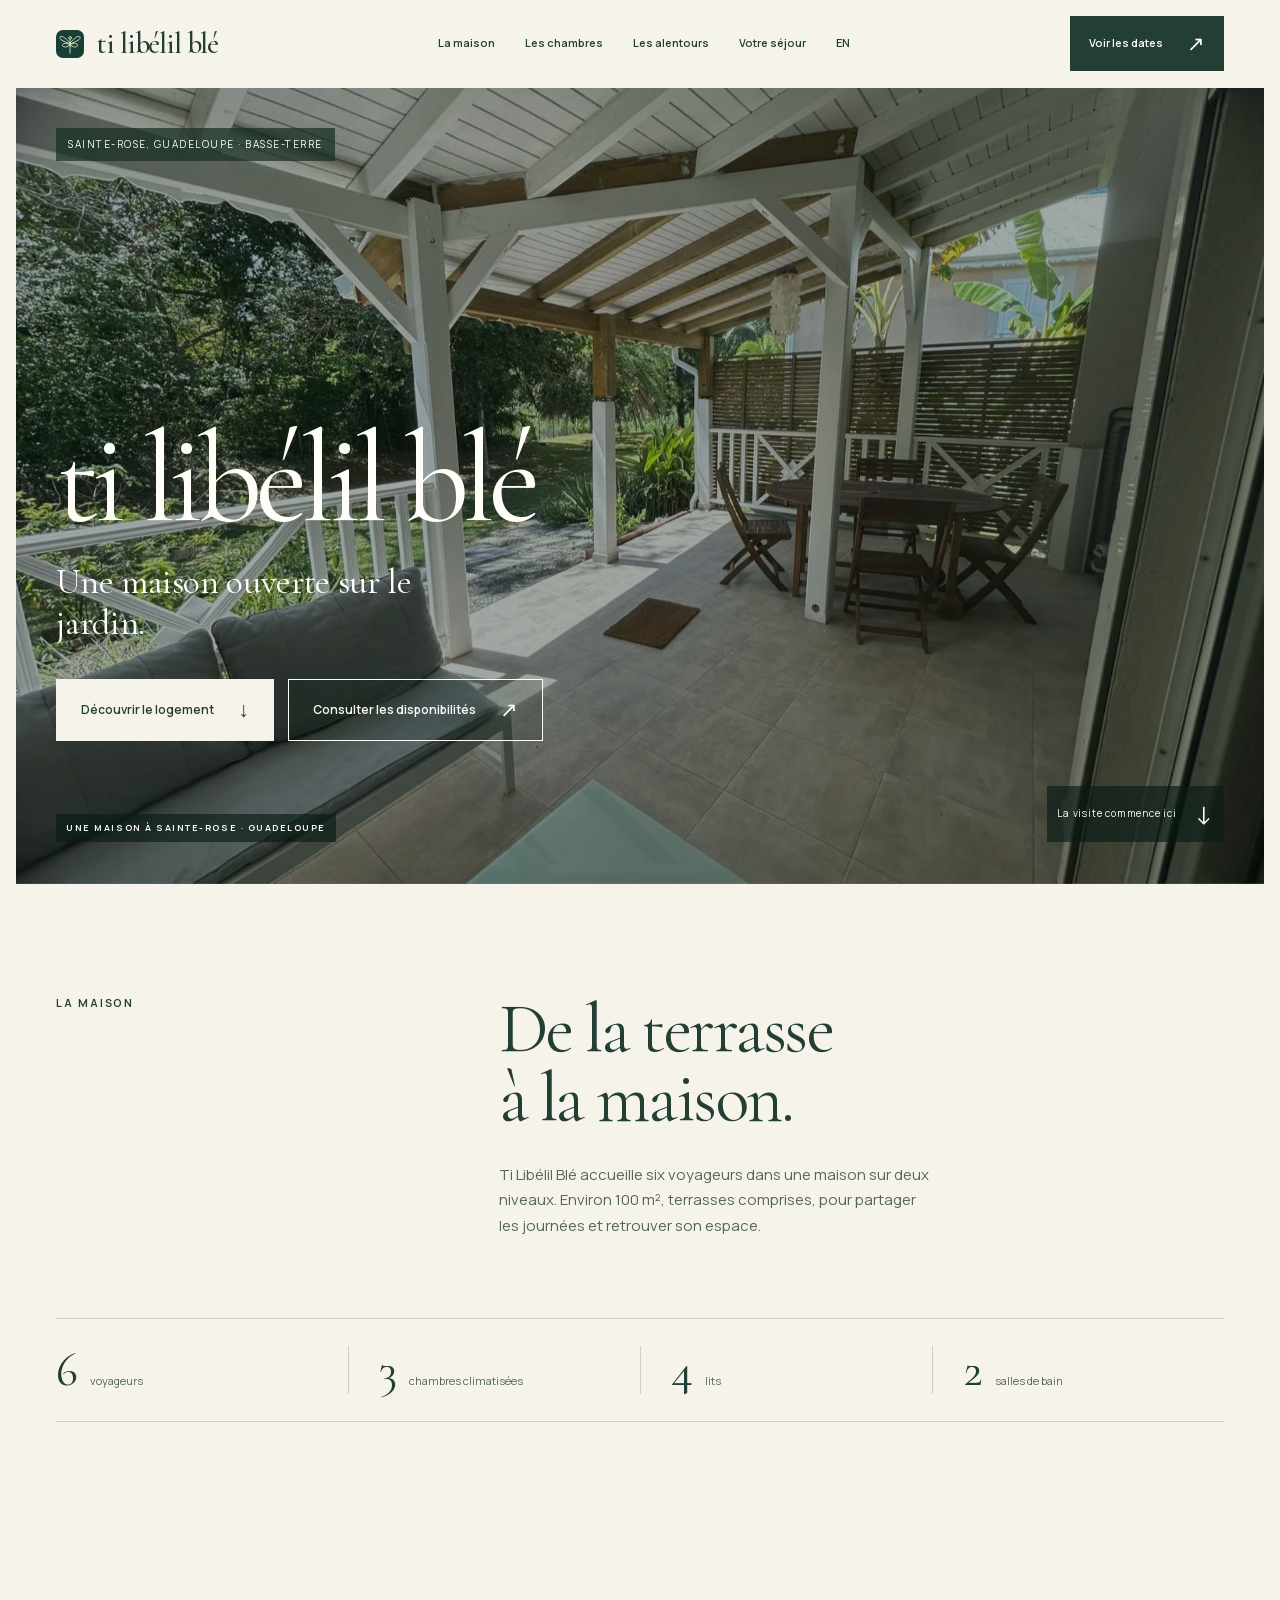
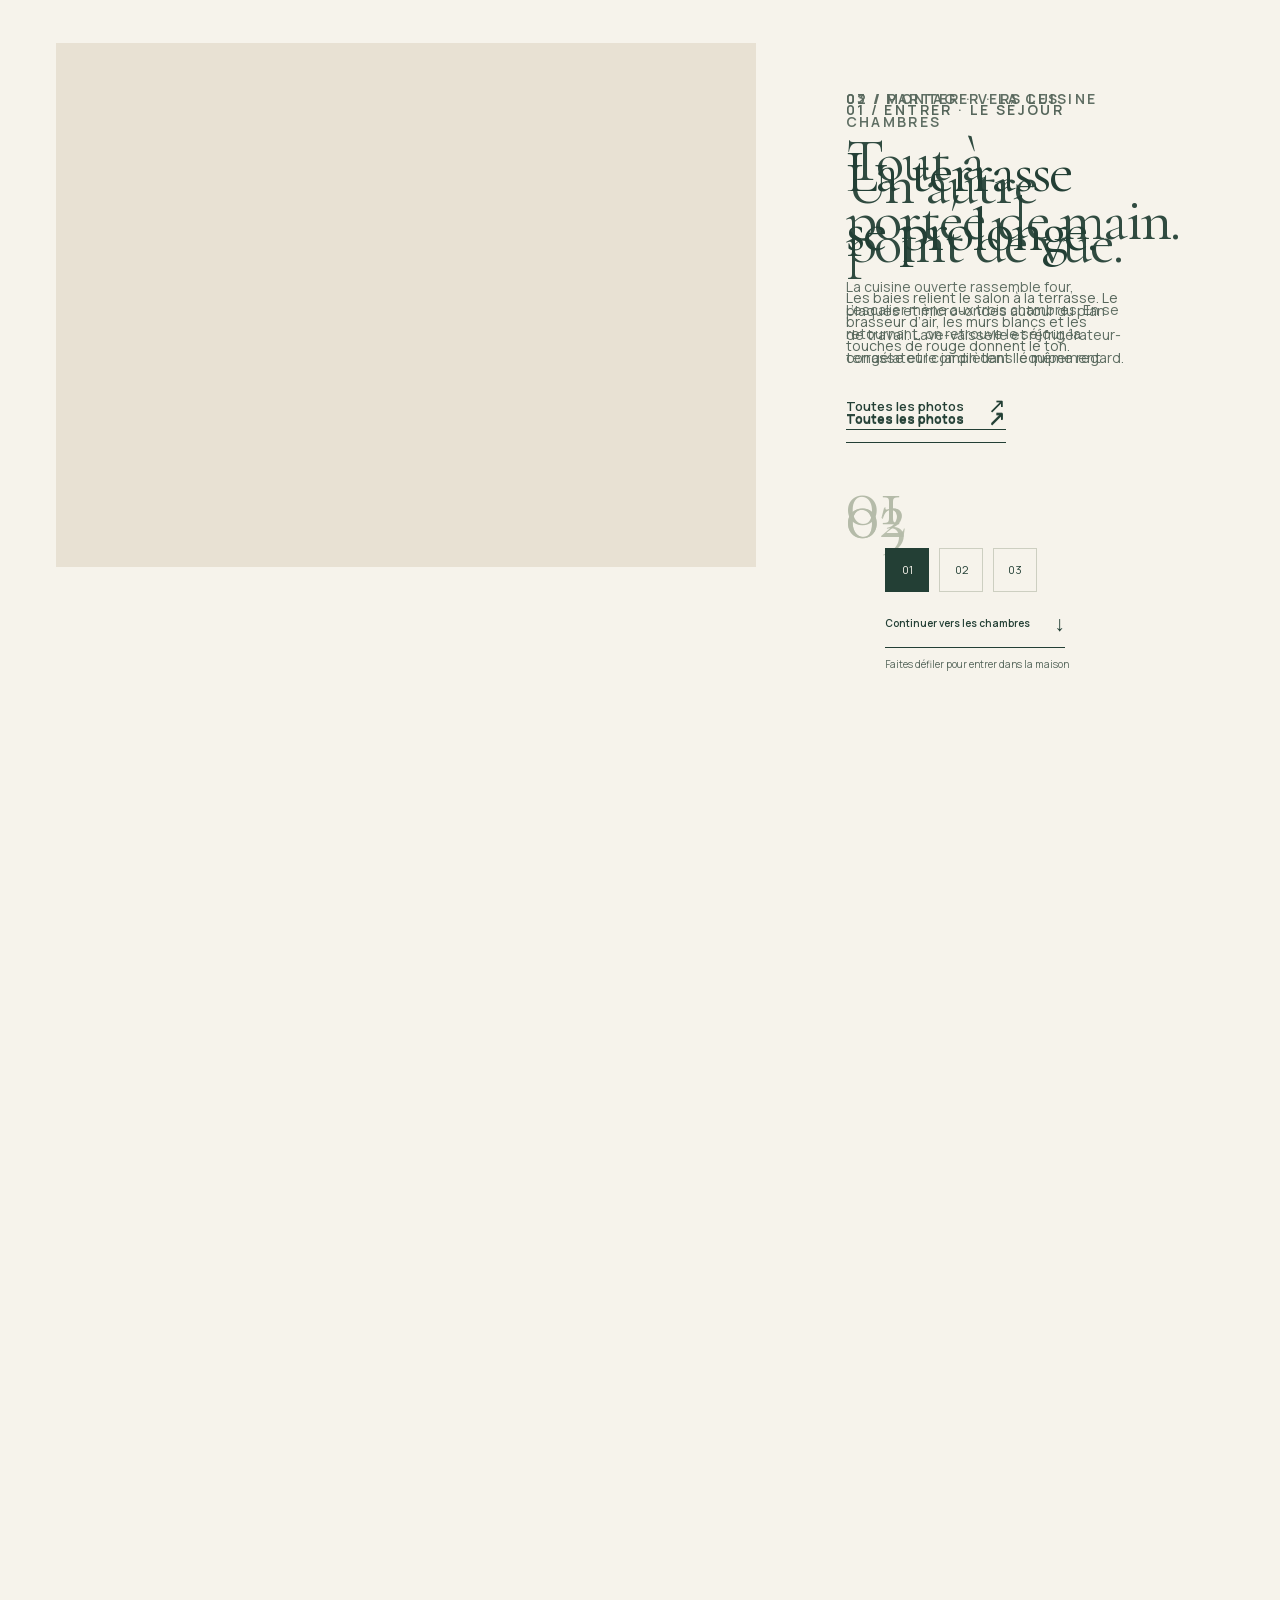
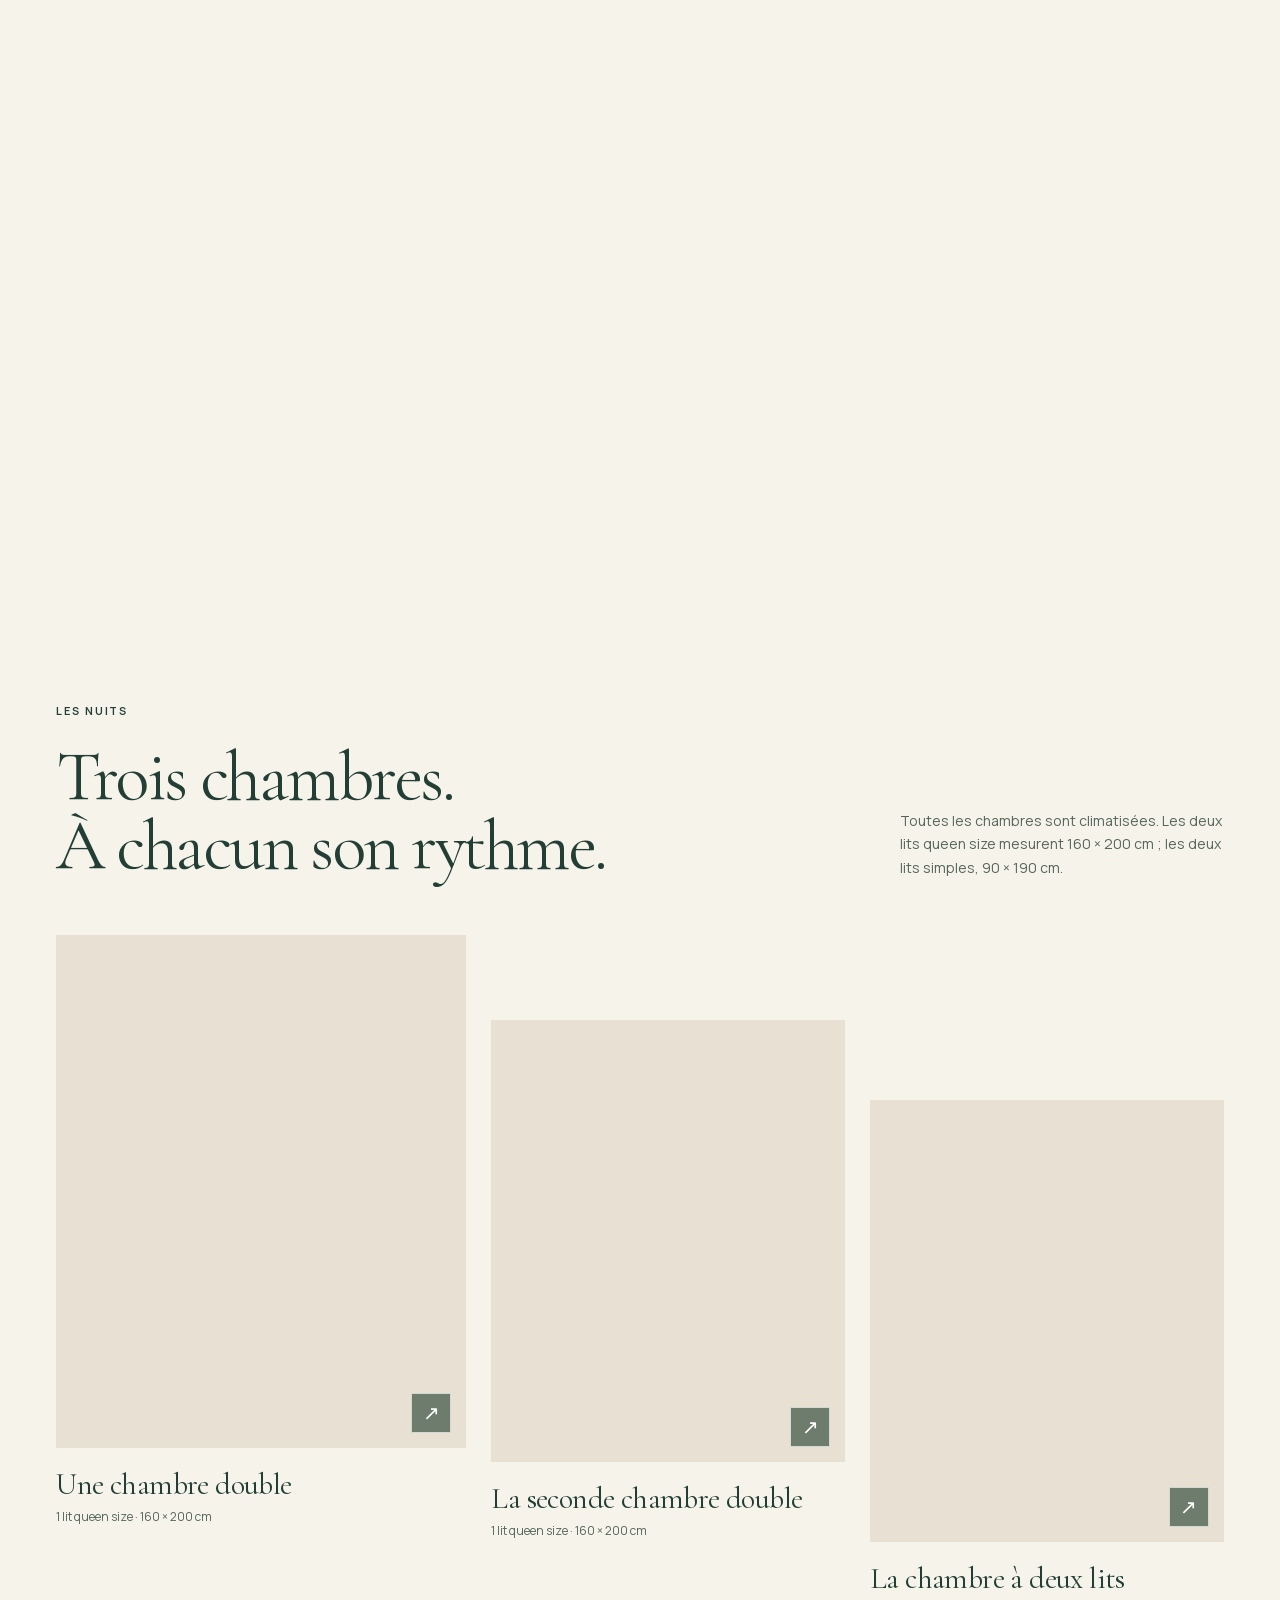
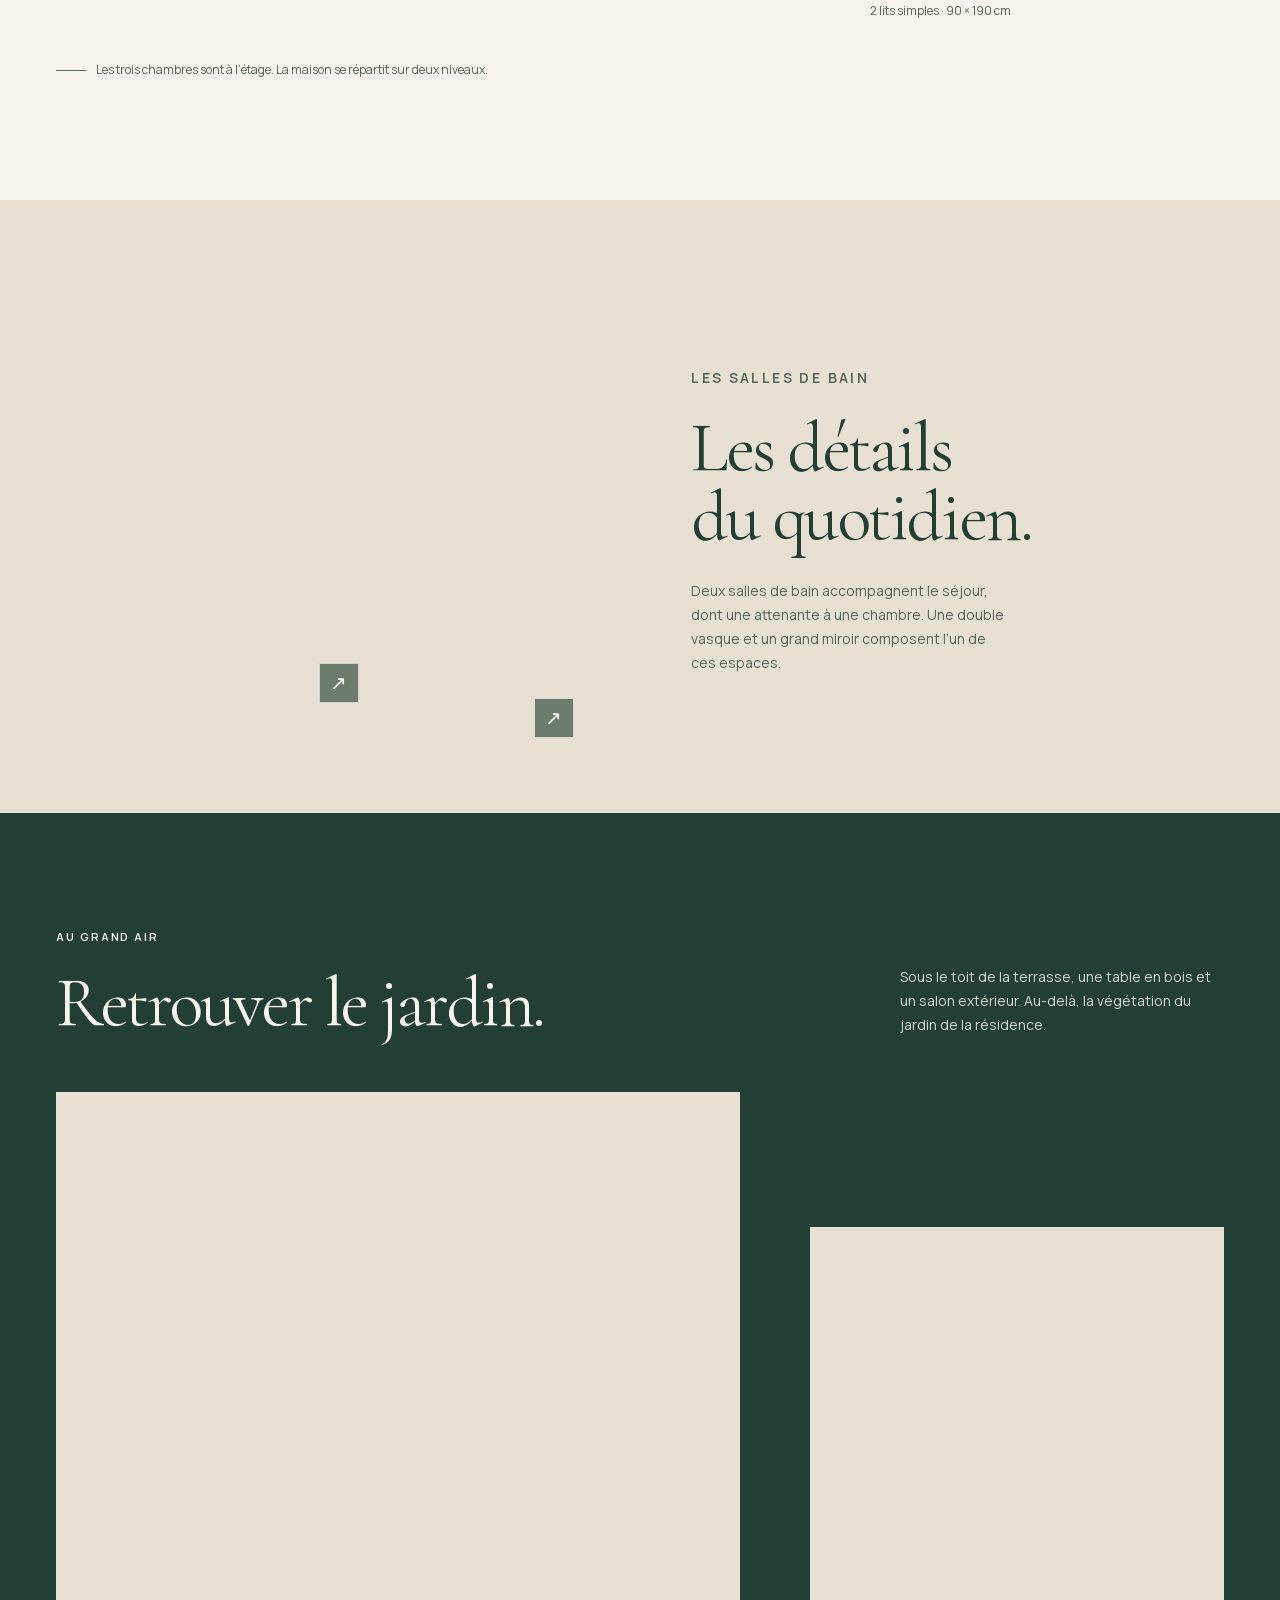
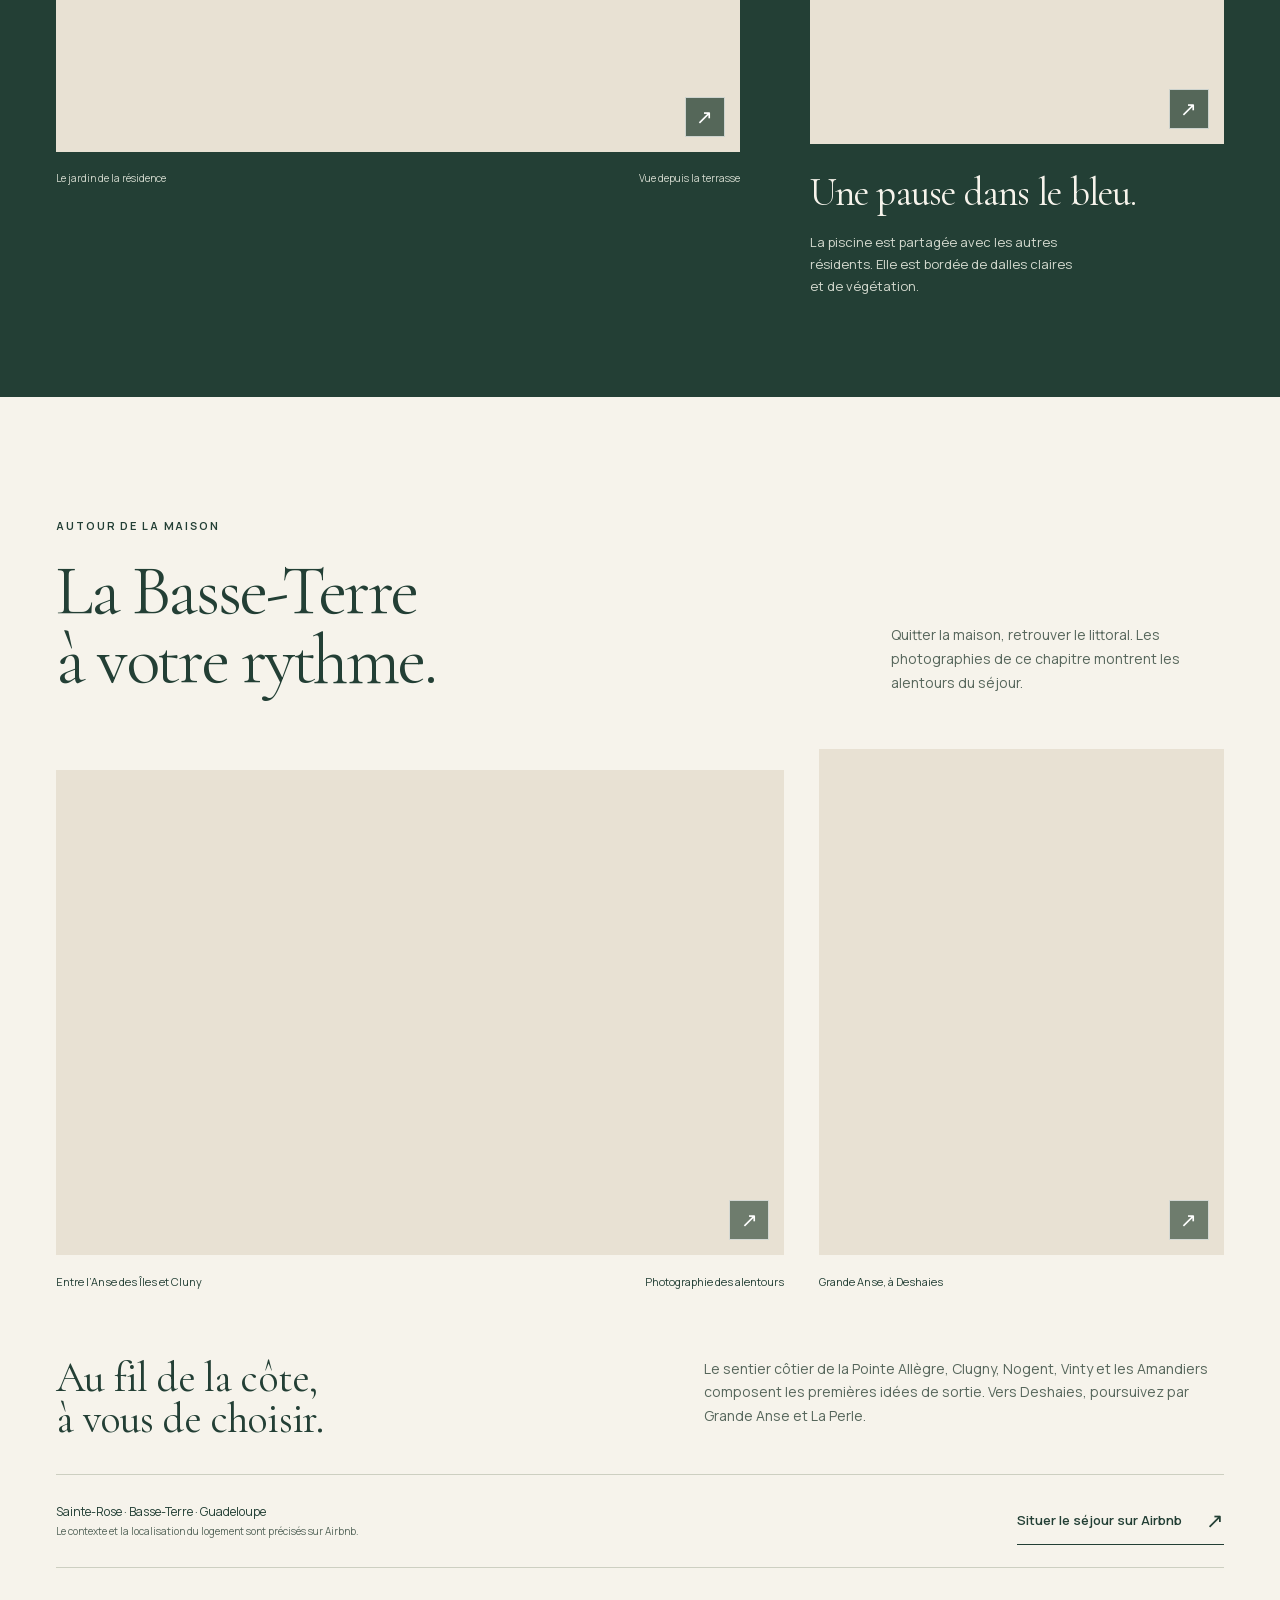
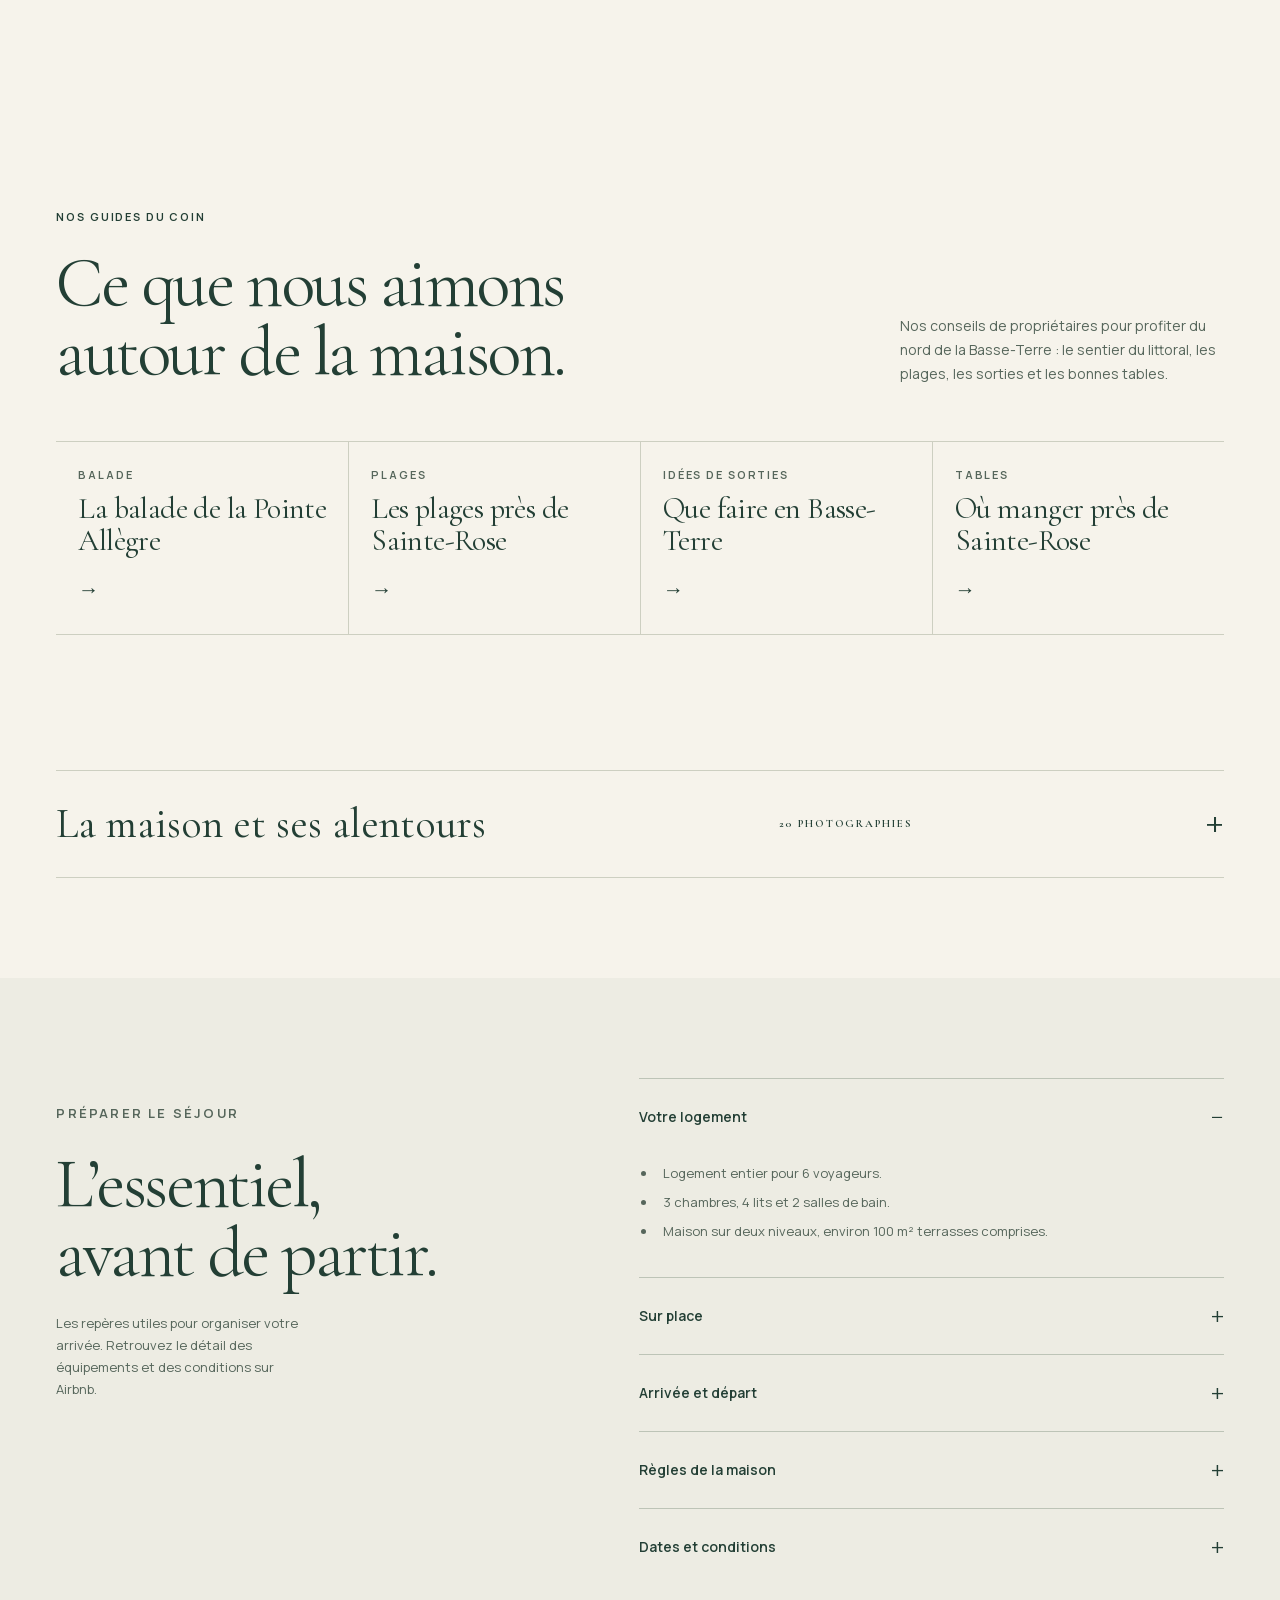
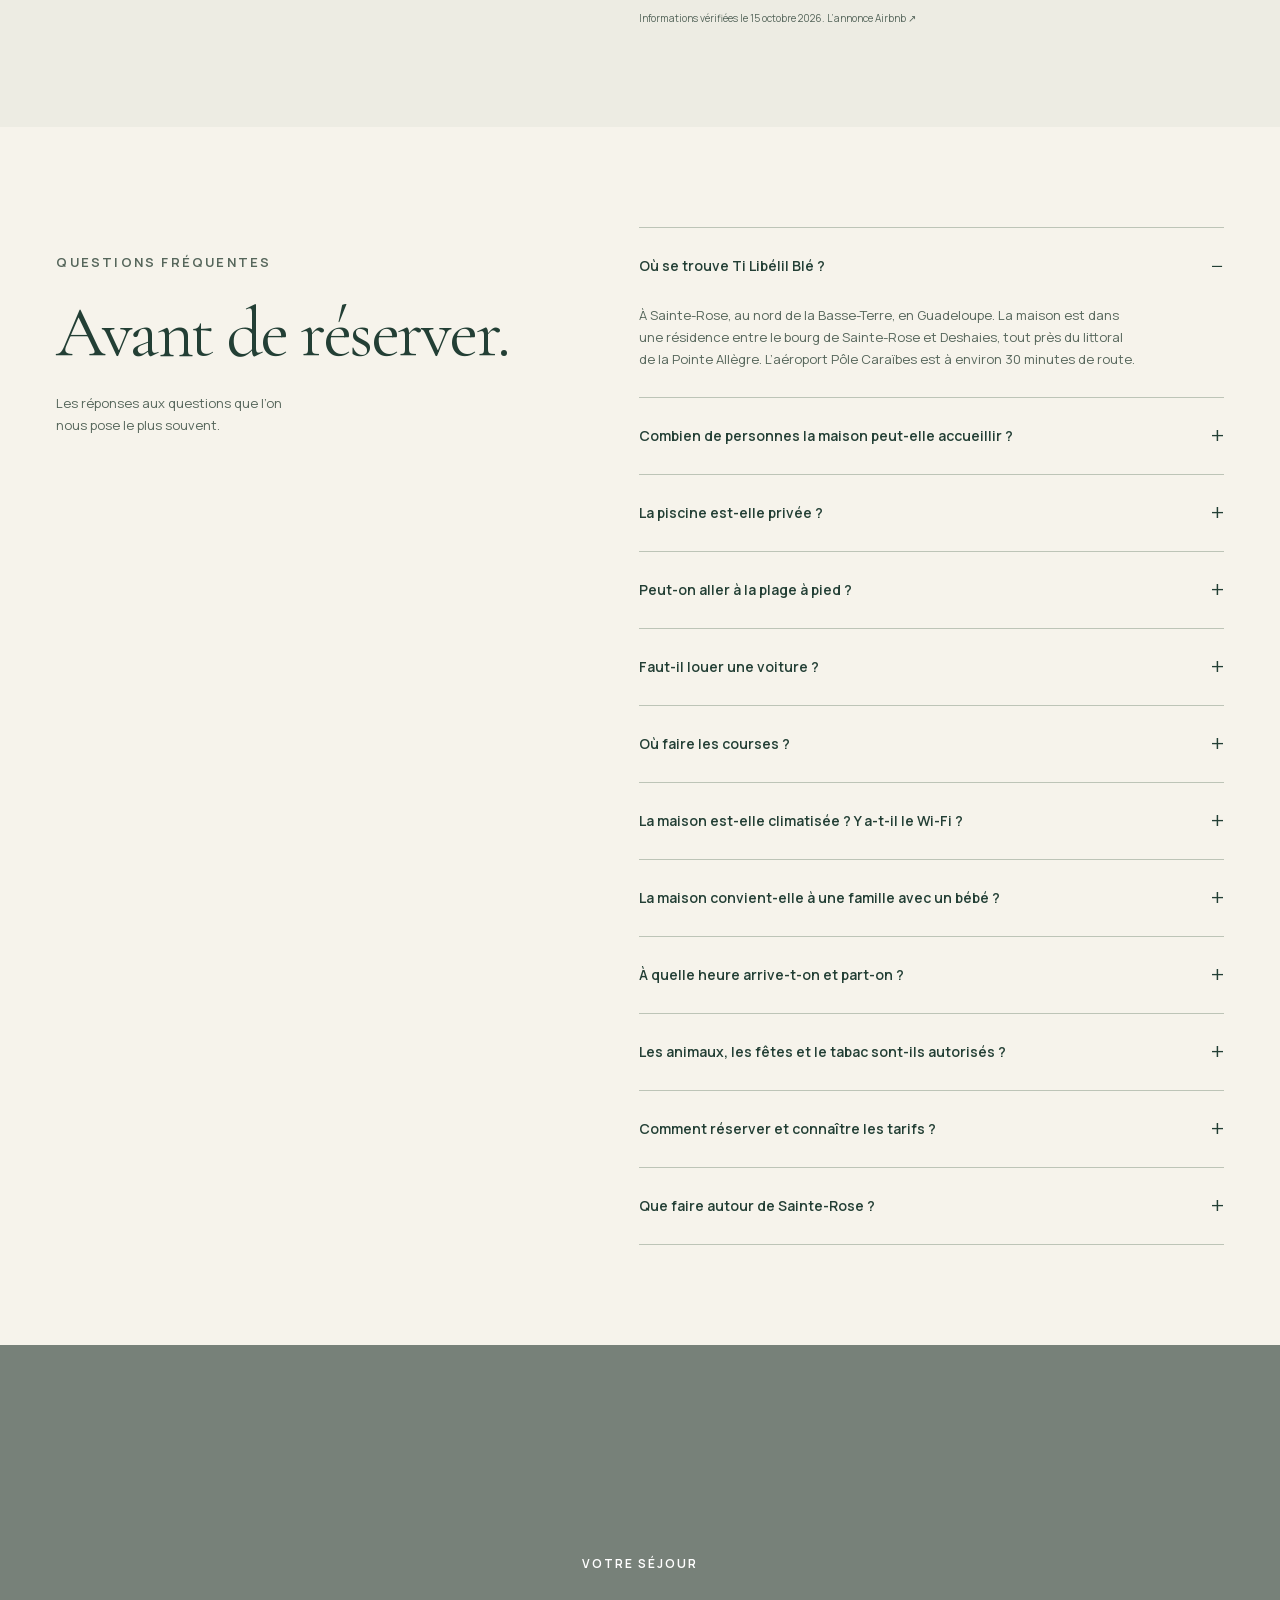
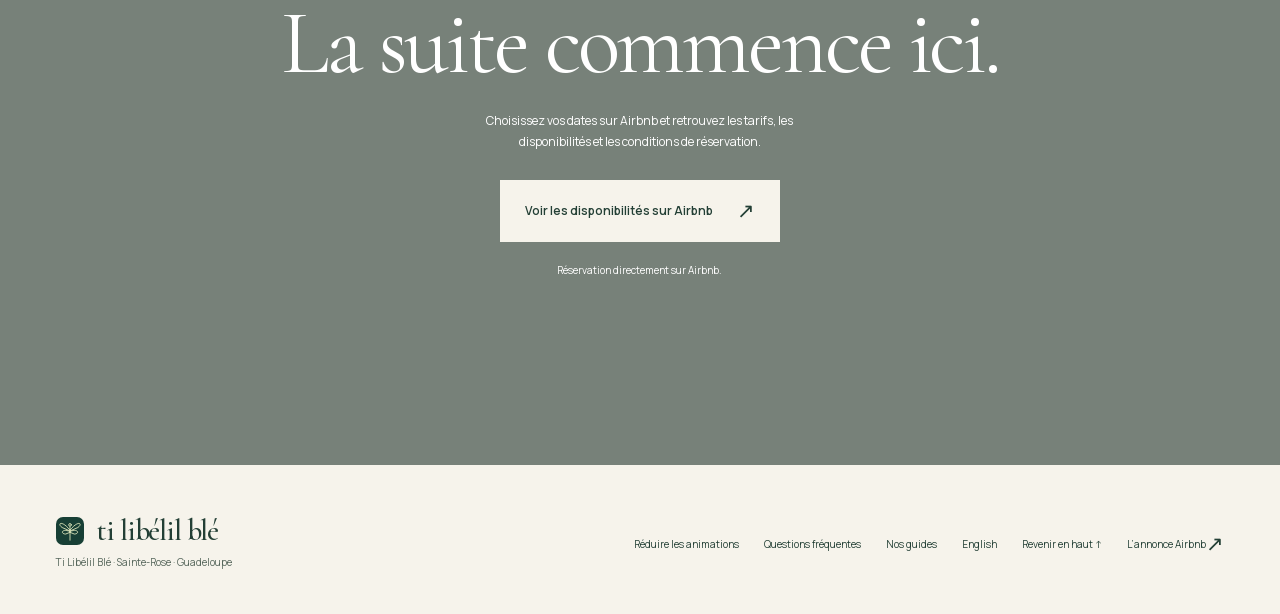
<file: index.html>
<!doctype html>
<html lang="fr"><head><meta charset="utf-8"><meta name="viewport" content="width=device-width,initial-scale=1,viewport-fit=cover"><meta name="theme-color" content="#f6f3eb">
<meta http-equiv="Content-Security-Policy" content="default-src 'self'; script-src 'self'; style-src 'self'; img-src 'self'; font-src 'self'; connect-src 'none'; object-src 'none'; base-uri 'none'; form-action 'none'; frame-src 'none'">
<title>Ti Libélil Blé — Une maison à Sainte-Rose, Guadeloupe</title><meta name="description" content="Découvrez Ti Libélil Blé à Sainte-Rose : 3 chambres climatisées, terrasse sur le jardin et piscine partagée de la résidence. Réservation sur Airbnb.">
<link rel="canonical" href="https://www.villa-tilibelilble.fr/"><link rel="alternate" hreflang="fr" href="https://www.villa-tilibelilble.fr/"><link rel="alternate" hreflang="en" href="https://www.villa-tilibelilble.fr/en/"><link rel="alternate" hreflang="x-default" href="https://www.villa-tilibelilble.fr/"><meta name="robots" content="index, follow, max-image-preview:large"><meta name="geo.region" content="GP"><meta name="geo.placename" content="Sainte-Rose, Guadeloupe">
<meta property="og:type" content="website"><meta property="og:locale" content="fr_FR"><meta property="og:site_name" content="Ti Libélil Blé"><meta property="og:title" content="Ti Libélil Blé — Une maison à Sainte-Rose, Guadeloupe"><meta property="og:description" content="3 chambres climatisées, terrasse sur le jardin et piscine partagée de la résidence, à Sainte-Rose en Guadeloupe. Réservation sur Airbnb."><meta property="og:url" content="https://www.villa-tilibelilble.fr/"><meta property="og:image" content="https://www.villa-tilibelilble.fr/images/optimized/terrasse-villa-ti-libelil-ble-1600.webp"><meta name="twitter:card" content="summary_large_image">
<script type="application/ld+json">
{
 "@context": "https://schema.org",
 "@type": "VacationRental",
 "@id": "https://www.villa-tilibelilble.fr/#villa",
 "name": "Ti Libélil Blé",
 "alternateName": [
  "Villa Ti Libélil Blé",
  "Ti Libelil Ble"
 ],
 "description": "Maison de vacances pour 6 voyageurs à Sainte-Rose, en Basse-Terre (Guadeloupe) : 3 chambres climatisées, 4 lits, 2 salles de bain, terrasse couverte sur le jardin et piscine partagée de la résidence. Réservation sur Airbnb.",
 "url": "https://www.villa-tilibelilble.fr/",
 "inLanguage": "fr",
 "image": [
  "https://www.villa-tilibelilble.fr/images/optimized/terrasse-villa-ti-libelil-ble-1600.webp",
  "https://www.villa-tilibelilble.fr/images/optimized/salon-cuisine-villa-1600.webp",
  "https://www.villa-tilibelilble.fr/images/optimized/cuisine-equipee-villa-1600.webp",
  "https://www.villa-tilibelilble.fr/images/optimized/chambre-lit-queen-size-1-1600.webp",
  "https://www.villa-tilibelilble.fr/images/optimized/chambre-lit-queen-size-2-1600.webp",
  "https://www.villa-tilibelilble.fr/images/optimized/chambre-deux-lits-simples-1600.webp",
  "https://www.villa-tilibelilble.fr/images/optimized/salle-de-bain-double-vasque-1600.webp",
  "https://www.villa-tilibelilble.fr/images/optimized/jardin-tropical-villa-1600.webp",
  "https://www.villa-tilibelilble.fr/images/optimized/piscine-residence-sainte-rose-1600.webp"
 ],
 "address": {
  "@type": "PostalAddress",
  "addressLocality": "Sainte-Rose",
  "postalCode": "97115",
  "addressRegion": "Guadeloupe",
  "addressCountry": "GP"
 },
 "geo": {
  "@type": "GeoCoordinates",
  "latitude": 16.355,
  "longitude": -61.747
 },
 "checkinTime": "15:00",
 "checkoutTime": "12:00",
 "petsAllowed": false,
 "smokingAllowed": false,
 "containsPlace": {
  "@type": "Accommodation",
  "additionalType": "EntirePlace",
  "occupancy": {
   "@type": "QuantitativeValue",
   "value": 6
  },
  "numberOfBedrooms": 3,
  "numberOfBathroomsTotal": 2,
  "floorSize": {
   "@type": "QuantitativeValue",
   "value": 100,
   "unitCode": "MTK"
  },
  "bed": [
   {
    "@type": "BedDetails",
    "numberOfBeds": 2,
    "typeOfBed": "Queen"
   },
   {
    "@type": "BedDetails",
    "numberOfBeds": 2,
    "typeOfBed": "Single"
   }
  ],
  "amenityFeature": [
   {
    "@type": "LocationFeatureSpecification",
    "name": "Piscine partagée de la résidence",
    "value": true
   },
   {
    "@type": "LocationFeatureSpecification",
    "name": "Climatisation",
    "value": true
   },
   {
    "@type": "LocationFeatureSpecification",
    "name": "Wi-Fi",
    "value": true
   },
   {
    "@type": "LocationFeatureSpecification",
    "name": "Télévision",
    "value": true
   },
   {
    "@type": "LocationFeatureSpecification",
    "name": "Lave-linge",
    "value": true
   },
   {
    "@type": "LocationFeatureSpecification",
    "name": "Lave-vaisselle",
    "value": true
   },
   {
    "@type": "LocationFeatureSpecification",
    "name": "Cuisine équipée",
    "value": true
   },
   {
    "@type": "LocationFeatureSpecification",
    "name": "Terrasse couverte",
    "value": true
   },
   {
    "@type": "LocationFeatureSpecification",
    "name": "Jardin",
    "value": true
   },
   {
    "@type": "LocationFeatureSpecification",
    "name": "Parking privé",
    "value": true
   },
   {
    "@type": "LocationFeatureSpecification",
    "name": "Lit parapluie",
    "value": true
   },
   {
    "@type": "LocationFeatureSpecification",
    "name": "Chaise haute",
    "value": true
   }
  ]
 },
 "sameAs": [
  "https://www.airbnb.fr/rooms/1626925353506606787"
 ]
}
</script>
<script type="application/ld+json">
{
 "@context": "https://schema.org",
 "@type": "FAQPage",
 "mainEntity": [
  {
   "@type": "Question",
   "name": "Où se trouve Ti Libélil Blé ?",
   "acceptedAnswer": {
    "@type": "Answer",
    "text": "À Sainte-Rose, au nord de la Basse-Terre, en Guadeloupe. La maison est dans une résidence entre le bourg de Sainte-Rose et Deshaies, tout près du littoral de la Pointe Allègre. L’aéroport Pôle Caraïbes est à environ 30 minutes de route."
   }
  },
  {
   "@type": "Question",
   "name": "Combien de personnes la maison peut-elle accueillir ?",
   "acceptedAnswer": {
    "@type": "Answer",
    "text": "Jusqu’à 6 voyageurs. Les trois chambres climatisées sont à l’étage : deux chambres avec un lit queen size de 160 × 200 cm et une chambre avec deux lits simples de 90 × 190 cm. La maison compte deux salles de bain, dont une attenante à une chambre."
   }
  },
  {
   "@type": "Question",
   "name": "La piscine est-elle privée ?",
   "acceptedAnswer": {
    "@type": "Answer",
    "text": "Non. La piscine est celle de la résidence et elle est partagée avec les autres résidents. On passe par le pédiluve et la douche avant de se baigner, et les enfants restent sous la surveillance d’un adulte."
   }
  },
  {
   "@type": "Question",
   "name": "Peut-on aller à la plage à pied ?",
   "acceptedAnswer": {
    "@type": "Answer",
    "text": "Oui. La mer est à environ 400 m de la maison. Un petit chemin mène au sentier du littoral de la Pointe Allègre, qui dessert à pied l’Anse des Îles, la plus proche, puis la plage de Clugny d’un côté et la plage des Amandiers de l’autre. Grande Anse et la plage de la Perle, vers Deshaies, se rejoignent en voiture."
   }
  },
  {
   "@type": "Question",
   "name": "Faut-il louer une voiture ?",
   "acceptedAnswer": {
    "@type": "Answer",
    "text": "C’est recommandé pour explorer l’île librement : cascades, forêt tropicale, Deshaies, Bouillante. Pour une immersion dans l’ambiance locale, des cars réguliers relient la résidence à Pointe-à-Pitre et à Bouillante. La mer et le sentier du littoral se font à pied."
   }
  },
  {
   "@type": "Question",
   "name": "Où faire les courses ?",
   "acceptedAnswer": {
    "@type": "Answer",
    "text": "Un petit centre commercial à quelques minutes de la maison réunit un hypermarché, une pharmacie, un primeur et des restaurants. Un marché artisanal s’y tient tous les vendredis de 15 h à 20 h. Le matin, une voiture à pain passe dans la résidence."
   }
  },
  {
   "@type": "Question",
   "name": "La maison est-elle climatisée ? Y a-t-il le Wi-Fi ?",
   "acceptedAnswer": {
    "@type": "Answer",
    "text": "Les trois chambres sont climatisées et un brasseur d’air rafraîchit le séjour. Le Wi-Fi et la télévision sont disponibles. La cuisine est équipée d’un four, de plaques, d’un micro-ondes et d’un lave-vaisselle, et un lave-linge est à disposition."
   }
  },
  {
   "@type": "Question",
   "name": "La maison convient-elle à une famille avec un bébé ?",
   "acceptedAnswer": {
    "@type": "Answer",
    "text": "Oui : un lit parapluie et une chaise haute sont disponibles dans la maison. Les chambres sont à l’étage, et les enfants doivent toujours être accompagnés d’un adulte à la piscine."
   }
  },
  {
   "@type": "Question",
   "name": "À quelle heure arrive-t-on et part-on ?",
   "acceptedAnswer": {
    "@type": "Answer",
    "text": "L’arrivée se fait à partir de 15 h et le départ avant 12 h."
   }
  },
  {
   "@type": "Question",
   "name": "Les animaux, les fêtes et le tabac sont-ils autorisés ?",
   "acceptedAnswer": {
    "@type": "Answer",
    "text": "Non. Les animaux ne sont pas admis, les fêtes et soirées ne sont pas autorisées, et la maison est non fumeur. Le calme est demandé de 22 h à 7 h, par respect pour le voisinage."
   }
  },
  {
   "@type": "Question",
   "name": "Comment réserver et connaître les tarifs ?",
   "acceptedAnswer": {
    "@type": "Answer",
    "text": "Les prix, les disponibilités et la réservation se trouvent sur l’annonce Airbnb de Ti Libélil Blé."
   }
  },
  {
   "@type": "Question",
   "name": "Que faire autour de Sainte-Rose ?",
   "acceptedAnswer": {
    "@type": "Answer",
    "text": "Le sentier du littoral de la Pointe Allègre au départ de la maison, la mangrove en bateau depuis le port de Sainte-Rose, les sources de Sofaïa, le jardin botanique de Deshaies, puis plus loin la Réserve Cousteau à Malendure, le bain chaud de Bouillante et les cascades de la Basse-Terre. Nos idées de sorties en Basse-Terre les détaillent."
   }
  }
 ]
}
</script>
<link rel="icon" href="favicon.svg" type="image/svg+xml"><link rel="preload" href="fonts/cormorant-garamond-latin-variable.woff2" as="font" type="font/woff2" crossorigin><link rel="stylesheet" href="styles.css"><script src="messages.js" defer></script><script src="app.js" defer></script></head>
<body><a class="skip-link" href="#contenu">Aller au contenu</a><progress class="reading-progress" value="0" max="1" aria-label="Progression dans la page"></progress>
<header class="site-header" id="site-header"><a class="brand" href="#accueil" aria-label="Accueil · Ti Libélil Blé"><img src="favicon.svg" width="28" height="32" alt=""><span>ti libélil blé</span></a><nav class="main-nav" id="main-nav" aria-label="Navigation principale"><a href="#visite">La maison</a><a href="#chambres">Les chambres</a><a href="#alentours">Les alentours</a><a href="#sejour">Votre séjour</a><a href="/en/" hreflang="en" lang="en">EN</a></nav><a class="button header-book" href="https://www.airbnb.fr/rooms/1626925353506606787" target="_blank" rel="noopener noreferrer" >Voir les dates<span class="arrow" aria-hidden="true">↗</span></a><button class="menu-toggle" id="menu-toggle" aria-controls="main-nav" aria-expanded="false" aria-label="Ouvrir le menu" hidden>Menu</button></header>
<main id="contenu">
<section class="hero" id="accueil" aria-labelledby="hero-title"><div class="hero-photo"><img  src="images/optimized/terrasse-villa-ti-libelil-ble-1600.webp" srcset="images/optimized/terrasse-villa-ti-libelil-ble-800.webp 800w, images/optimized/terrasse-villa-ti-libelil-ble-1600.webp 1600w" sizes="100vw" width="1600" height="1200" alt="Terrasse couverte avec charpente blanche, salon extérieur et table en bois ouverts sur le jardin" fetchpriority="high" loading="eager" decoding="async"></div><div class="hero-shade"></div><div class="hero-content"><p class="hero-location">Sainte-Rose, Guadeloupe · Basse-Terre</p><h1 id="hero-title">ti libélil blé</h1><p class="hero-intro">Une maison ouverte sur le jardin.</p><div class="hero-actions"><a class="button light" href="#visite">Découvrir le logement<span class="arrow" aria-hidden="true">↓</span></a><a class="button outline" href="https://www.airbnb.fr/rooms/1626925353506606787" target="_blank" rel="noopener noreferrer" >Consulter les disponibilités<span class="arrow" aria-hidden="true">↗</span></a></div><div class="hero-bottom"><p class="eyebrow">UNE MAISON À SAINTE-ROSE · GUADELOUPE</p><a class="scroll-cue" href="#introduction">La visite commence ici<span aria-hidden="true">↓</span></a></div></div></section>
<section class="intro" id="introduction"><p class="eyebrow" data-reveal>LA MAISON</p><div class="intro-copy" data-reveal><h2>De la terrasse<br>à la maison.</h2><p>Ti Libélil Blé accueille six voyageurs dans une maison sur deux niveaux. Environ 100 m², terrasses comprises, pour partager les journées et retrouver son espace.</p></div></section>
<div class="facts"><div class="fact"><strong>6</strong><span>voyageurs</span></div><div class="fact"><strong>3</strong><span>chambres climatisées</span></div><div class="fact"><strong>4</strong><span>lits</span></div><div class="fact"><strong>2</strong><span>salles de bain</span></div></div>
<section class="visit" id="visite" aria-label="Entrer dans la maison"><div class="visit-stage"><article class="visit-scene" id="scene-1" data-active><div class="scene-visual"><a href="images/optimized/salon-cuisine-villa-1600.webp" data-gallery-image data-media-id="living" aria-label="Agrandir la photo : Le séjour et la cuisine"><img  src="images/optimized/salon-cuisine-villa-1600.webp" srcset="images/optimized/salon-cuisine-villa-800.webp 800w, images/optimized/salon-cuisine-villa-1600.webp 1600w" sizes="(max-width:760px) 100vw, 65vw" width="1600" height="1200" alt="Séjour avec télévision, brasseur d’air et cuisine ouverte, prolongé par la terrasse" loading="lazy" decoding="async"></a></div><div class="scene-copy"><p class="eyebrow">01 / ENTRER · LE SÉJOUR</p><h2>La terrasse<br>se prolonge.</h2><p>Les baies relient le salon à la terrasse. Le brasseur d’air, les murs blancs et les touches de rouge donnent le ton.</p><a class="text-link" href="#album" data-open-gallery>Toutes les photos<span class="arrow" aria-hidden="true">↗</span></a><span class="scene-number" aria-hidden="true">01</span></div></article><article class="visit-scene" id="scene-2" ><div class="scene-visual"><a href="images/optimized/cuisine-equipee-villa-1600.webp" data-gallery-image data-media-id="kitchen" aria-label="Agrandir la photo : La cuisine ouverte"><img  src="images/optimized/cuisine-equipee-villa-1600.webp" srcset="images/optimized/cuisine-equipee-villa-800.webp 800w, images/optimized/cuisine-equipee-villa-1600.webp 1600w" sizes="(max-width:760px) 100vw, 65vw" width="1600" height="1200" alt="Cuisine équipée avec plan de travail, four, plaques et micro-ondes" loading="lazy" decoding="async"></a></div><div class="scene-copy"><p class="eyebrow">02 / PARTAGER · LA CUISINE</p><h2>Tout à<br>portée de main.</h2><p>La cuisine ouverte rassemble four, plaques et micro-ondes autour du plan de travail. Lave-vaisselle et réfrigérateur-congélateur complètent l’équipement.</p><a class="text-link" href="#album" data-open-gallery>Toutes les photos<span class="arrow" aria-hidden="true">↗</span></a><span class="scene-number" aria-hidden="true">02</span></div></article><article class="visit-scene" id="scene-3" ><div class="scene-visual"><a href="images/optimized/sejour-vu-de-l-escalier-1600.webp" data-gallery-image data-media-id="living-stairs" aria-label="Agrandir la photo : Du séjour à la terrasse"><img  src="images/optimized/sejour-vu-de-l-escalier-1600.webp" srcset="images/optimized/sejour-vu-de-l-escalier-800.webp 600w, images/optimized/sejour-vu-de-l-escalier-1600.webp 1200w" sizes="(max-width:760px) 100vw, 65vw" width="1200" height="1600" alt="Vue du séjour depuis l’escalier, jusqu’à la terrasse et au jardin" loading="lazy" decoding="async"></a></div><div class="scene-copy"><p class="eyebrow">03 / MONTER · VERS LES CHAMBRES</p><h2>Un autre<br>point de vue.</h2><p>L’escalier mène aux trois chambres. En se retournant, on retrouve le séjour, la terrasse et le jardin dans le même regard.</p><a class="text-link" href="#album" data-open-gallery>Toutes les photos<span class="arrow" aria-hidden="true">↗</span></a><span class="scene-number" aria-hidden="true">03</span></div></article><div class="scene-controls" role="group" aria-label="Choisir une étape de la visite"><button type="button" data-scene="0" aria-pressed="true" aria-controls="scene-1" aria-label="01 / ENTRER · LE SÉJOUR">01</button><button type="button" data-scene="1" aria-pressed="false" aria-controls="scene-2" aria-label="02 / PARTAGER · LA CUISINE">02</button><button type="button" data-scene="2" aria-pressed="false" aria-controls="scene-3" aria-label="03 / MONTER · VERS LES CHAMBRES">03</button></div><div class="visit-tail"><a class="text-link" href="#chambres">Continuer vers les chambres<span class="arrow" aria-hidden="true">↓</span></a><span>Faites défiler pour entrer dans la maison</span></div></div></section>
<section class="section bedrooms" id="chambres"><div class="section-heading" data-reveal><div><p class="eyebrow">LES NUITS</p><h2>Trois chambres.<br>À chacun son rythme.</h2></div><p>Toutes les chambres sont climatisées. Les deux lits queen size mesurent 160 × 200 cm ; les deux lits simples, 90 × 190 cm.</p></div><div class="bedroom-grid"><article class="bedroom-card" data-reveal><a class="photo-link " href="images/optimized/chambre-lit-queen-size-1-1600.webp" data-gallery-image data-media-id="bedroom-queen-1" aria-label="Agrandir la photo : Une chambre double"><img  src="images/optimized/chambre-lit-queen-size-1-1600.webp" srcset="images/optimized/chambre-lit-queen-size-1-800.webp 800w, images/optimized/chambre-lit-queen-size-1-1600.webp 1600w" sizes="(max-width:760px) 80vw, 33vw" width="1600" height="1200" alt="Chambre avec lit double, placard en bois et suspension en fibres naturelles" loading="lazy" decoding="async"></a><h3>Une chambre double</h3><p>1 lit queen size · 160 × 200 cm</p></article><article class="bedroom-card" data-reveal><a class="photo-link " href="images/optimized/chambre-lit-queen-size-2-1600.webp" data-gallery-image data-media-id="bedroom-queen-2" aria-label="Agrandir la photo : La seconde chambre double"><img  src="images/optimized/chambre-lit-queen-size-2-1600.webp" srcset="images/optimized/chambre-lit-queen-size-2-800.webp 800w, images/optimized/chambre-lit-queen-size-2-1600.webp 1600w" sizes="(max-width:760px) 80vw, 33vw" width="1600" height="1200" alt="Chambre avec lit double, grands placards en bois et fenêtre sur la végétation" loading="lazy" decoding="async"></a><h3>La seconde chambre double</h3><p>1 lit queen size · 160 × 200 cm</p></article><article class="bedroom-card" data-reveal><a class="photo-link " href="images/optimized/chambre-deux-lits-simples-1600.webp" data-gallery-image data-media-id="bedroom-twin" aria-label="Agrandir la photo : La chambre aux deux lits simples"><img  src="images/optimized/chambre-deux-lits-simples-1600.webp" srcset="images/optimized/chambre-deux-lits-simples-800.webp 600w, images/optimized/chambre-deux-lits-simples-1600.webp 1200w" sizes="(max-width:760px) 80vw, 33vw" width="1200" height="1600" alt="Deux lits simples séparés par une table de chevet, avec placard en bois" loading="lazy" decoding="async"></a><h3>La chambre à deux lits</h3><p>2 lits simples · 90 × 190 cm</p></article></div><p class="bedroom-note">Les trois chambres sont à l’étage. La maison se répartit sur deux niveaux.</p></section>
<section class="section bathrooms"><div class="bath-photos" data-reveal><a class="photo-link " href="images/optimized/salle-de-bain-double-vasque-1600.webp" data-gallery-image data-media-id="bathroom-double" aria-label="Agrandir la photo : La salle de bain à double vasque"><img  src="images/optimized/salle-de-bain-double-vasque-1600.webp" srcset="images/optimized/salle-de-bain-double-vasque-800.webp 600w, images/optimized/salle-de-bain-double-vasque-1600.webp 1200w" sizes="(max-width:760px) 55vw, 30vw" width="1200" height="1600" alt="Deux vasques blanches sur un plan en bois devant un grand miroir" loading="lazy" decoding="async"></a><a class="photo-link " href="images/optimized/salle-de-bain-attenante-1600.webp" data-gallery-image data-media-id="bathroom-second" aria-label="Agrandir la photo : La seconde salle de bain"><img  src="images/optimized/salle-de-bain-attenante-1600.webp" srcset="images/optimized/salle-de-bain-attenante-800.webp 424w, images/optimized/salle-de-bain-attenante-1600.webp 739w" sizes="(max-width:760px) 55vw, 30vw" width="739" height="1395" alt="Vasque et miroir dans la seconde salle de bain" loading="lazy" decoding="async"></a></div><div class="bath-copy" data-reveal><p class="eyebrow">LES SALLES DE BAIN</p><h2>Les détails du quotidien.</h2><p>Deux salles de bain accompagnent le séjour, dont une attenante à une chambre. Une double vasque et un grand miroir composent l’un de ces espaces.</p></div></section>
<section class="section outdoors" id="dehors"><div class="section-heading" data-reveal><div><p class="eyebrow">AU GRAND AIR</p><h2>Retrouver le jardin.</h2></div><p>Sous le toit de la terrasse, une table en bois et un salon extérieur. Au-delà, la végétation du jardin de la résidence.</p></div><div class="outdoor-layout"><figure><div class="garden-photo" data-parallax><a class="photo-link " href="images/optimized/jardin-tropical-villa-1600.webp" data-gallery-image data-media-id="garden" aria-label="Agrandir la photo : Le jardin de la résidence"><img  src="images/optimized/jardin-tropical-villa-1600.webp" srcset="images/optimized/jardin-tropical-villa-800.webp 800w, images/optimized/jardin-tropical-villa-1600.webp 1600w" sizes="(max-width:760px) 100vw, 65vw" width="1600" height="1200" alt="Pelouse, palmiers et grands arbres du jardin vus depuis la terrasse" loading="lazy" decoding="async"></a></div><figcaption class="outdoor-caption"><span>Le jardin de la résidence</span><span>Vue depuis la terrasse</span></figcaption></figure><div class="pool-column" data-reveal><a class="photo-link " href="images/optimized/piscine-residence-sainte-rose-1600.webp" data-gallery-image data-media-id="pool" aria-label="Agrandir la photo : La piscine partagée de la résidence"><img  src="images/optimized/piscine-residence-sainte-rose-1600.webp" srcset="images/optimized/piscine-residence-sainte-rose-800.webp 450w, images/optimized/piscine-residence-sainte-rose-1600.webp 899w" sizes="(max-width:760px) 80vw, 35vw" width="899" height="1599" alt="Piscine partagée de la résidence, bordée d’une plage dallée et de végétation" loading="lazy" decoding="async"></a><h3>Une pause dans le bleu.</h3><p>La piscine est partagée avec les autres résidents. Elle est bordée de dalles claires et de végétation.</p></div></div></section>
<section class="section destination" id="alentours"><div class="section-heading" data-reveal><div><p class="eyebrow">AUTOUR DE LA MAISON</p><h2>La Basse-Terre<br>à votre rythme.</h2></div><p>Quitter la maison, retrouver le littoral. Les photographies de ce chapitre montrent les alentours du séjour.</p></div><div class="destination-layout"><figure class="destination-main" data-reveal><a class="photo-link " href="images/optimized/crique-sentier-du-littoral-1600.webp" data-gallery-image data-media-id="coastal-cove" aria-label="Agrandir la photo : Entre l’Anse des Îles et Cluny"><img  src="images/optimized/crique-sentier-du-littoral-1600.webp" srcset="images/optimized/crique-sentier-du-littoral-800.webp 800w, images/optimized/crique-sentier-du-littoral-1600.webp 1600w" sizes="(max-width:760px) 100vw, 65vw" width="1600" height="1200" alt="Petite crique de sable ocre bordée de falaises et de végétation" loading="lazy" decoding="async"></a><figcaption><span>Entre l’Anse des Îles et Cluny</span><span>Photographie des alentours</span></figcaption></figure><figure class="destination-side" data-reveal><a class="photo-link " href="images/optimized/plage-grande-anse-deshaies-1600.webp" data-gallery-image data-media-id="grande-anse" aria-label="Agrandir la photo : Grande Anse, à Deshaies"><img  src="images/optimized/plage-grande-anse-deshaies-1600.webp" srcset="images/optimized/plage-grande-anse-deshaies-800.webp 600w, images/optimized/plage-grande-anse-deshaies-1600.webp 1200w" sizes="(max-width:760px) 65vw, 35vw" width="1200" height="1600" alt="Longue plage de sable doré de Grande Anse à Deshaies, bordée de cocotiers et d’un morne boisé" loading="lazy" decoding="async"></a><figcaption><span>Grande Anse, à Deshaies</span></figcaption></figure></div><div class="destination-intro" data-reveal><h3>Au fil de la côte,<br>à vous de choisir.</h3><p>Le sentier côtier de la Pointe Allègre, Clugny, Nogent, Vinty et les Amandiers composent les premières idées de sortie. Vers Deshaies, poursuivez par Grande Anse et La Perle.</p></div><div class="location-line"><p>Sainte-Rose · Basse-Terre · Guadeloupe<small>Le contexte et la localisation du logement sont précisés sur Airbnb.</small></p><a class="text-link" href="https://www.airbnb.fr/rooms/1626925353506606787" target="_blank" rel="noopener noreferrer" >Situer le séjour sur Airbnb<span class="arrow" aria-hidden="true">↗</span></a></div></section>
<section class="section guides" id="guides" aria-labelledby="guides-titre"><div class="section-heading" data-reveal><div><p class="eyebrow">NOS GUIDES DU COIN</p><h2 id="guides-titre">Ce que nous aimons<br>autour de la maison.</h2></div><p>Nos conseils de propriétaires pour profiter du nord de la Basse-Terre : le sentier du littoral, les plages, les sorties et les bonnes tables.</p></div><ul class="guide-cards"><li><a href="/balade-pointe-allegre/"><span class="eyebrow">BALADE</span><strong>La balade de la Pointe Allègre</strong><span class="arrow" aria-hidden="true">→</span></a></li><li><a href="/plages-sainte-rose-deshaies/"><span class="eyebrow">PLAGES</span><strong>Les plages près de Sainte-Rose</strong><span class="arrow" aria-hidden="true">→</span></a></li><li><a href="/que-faire-basse-terre/"><span class="eyebrow">IDÉES DE SORTIES</span><strong>Que faire en Basse-Terre</strong><span class="arrow" aria-hidden="true">→</span></a></li><li><a href="/ou-manger-sainte-rose-deshaies/"><span class="eyebrow">TABLES</span><strong>Où manger près de Sainte-Rose</strong><span class="arrow" aria-hidden="true">→</span></a></li></ul></section>
<section class="section album" id="album"><details><summary>La maison et ses alentours <span class="eyebrow">20 photographies</span></summary><div class="album-grid"><figure><a class="photo-link " href="images/optimized/terrasse-villa-ti-libelil-ble-1600.webp" data-gallery-image data-media-id="terrace" aria-label="Agrandir la photo : La terrasse couverte"><img  src="images/optimized/terrasse-villa-ti-libelil-ble-1600.webp" srcset="images/optimized/terrasse-villa-ti-libelil-ble-800.webp 800w, images/optimized/terrasse-villa-ti-libelil-ble-1600.webp 1600w" sizes="(max-width:760px) 50vw,25vw" width="1600" height="1200" alt="Terrasse couverte avec charpente blanche, salon extérieur et table en bois ouverts sur le jardin" loading="lazy" decoding="async"></a><figcaption><b>La terrasse couverte</b><span>La maison</span></figcaption></figure><figure><a class="photo-link " href="images/optimized/salon-cuisine-villa-1600.webp" data-gallery-image data-media-id="living" aria-label="Agrandir la photo : Le séjour et la cuisine"><img  src="images/optimized/salon-cuisine-villa-1600.webp" srcset="images/optimized/salon-cuisine-villa-800.webp 800w, images/optimized/salon-cuisine-villa-1600.webp 1600w" sizes="(max-width:760px) 50vw,25vw" width="1600" height="1200" alt="Séjour avec télévision, brasseur d’air et cuisine ouverte, prolongé par la terrasse" loading="lazy" decoding="async"></a><figcaption><b>Le séjour et la cuisine</b><span>La maison</span></figcaption></figure><figure><a class="photo-link " href="images/optimized/cuisine-equipee-villa-1600.webp" data-gallery-image data-media-id="kitchen" aria-label="Agrandir la photo : La cuisine ouverte"><img  src="images/optimized/cuisine-equipee-villa-1600.webp" srcset="images/optimized/cuisine-equipee-villa-800.webp 800w, images/optimized/cuisine-equipee-villa-1600.webp 1600w" sizes="(max-width:760px) 50vw,25vw" width="1600" height="1200" alt="Cuisine équipée avec plan de travail, four, plaques et micro-ondes" loading="lazy" decoding="async"></a><figcaption><b>La cuisine ouverte</b><span>La maison</span></figcaption></figure><figure><a class="photo-link " href="images/optimized/chambre-lit-queen-size-1-1600.webp" data-gallery-image data-media-id="bedroom-queen-1" aria-label="Agrandir la photo : Une chambre double"><img  src="images/optimized/chambre-lit-queen-size-1-1600.webp" srcset="images/optimized/chambre-lit-queen-size-1-800.webp 800w, images/optimized/chambre-lit-queen-size-1-1600.webp 1600w" sizes="(max-width:760px) 50vw,25vw" width="1600" height="1200" alt="Chambre avec lit double, placard en bois et suspension en fibres naturelles" loading="lazy" decoding="async"></a><figcaption><b>Une chambre double</b><span>La maison</span></figcaption></figure><figure><a class="photo-link " href="images/optimized/chambre-lit-queen-size-2-1600.webp" data-gallery-image data-media-id="bedroom-queen-2" aria-label="Agrandir la photo : La seconde chambre double"><img  src="images/optimized/chambre-lit-queen-size-2-1600.webp" srcset="images/optimized/chambre-lit-queen-size-2-800.webp 800w, images/optimized/chambre-lit-queen-size-2-1600.webp 1600w" sizes="(max-width:760px) 50vw,25vw" width="1600" height="1200" alt="Chambre avec lit double, grands placards en bois et fenêtre sur la végétation" loading="lazy" decoding="async"></a><figcaption><b>La seconde chambre double</b><span>La maison</span></figcaption></figure><figure><a class="photo-link " href="images/optimized/chambre-deux-lits-simples-1600.webp" data-gallery-image data-media-id="bedroom-twin" aria-label="Agrandir la photo : La chambre aux deux lits simples"><img  src="images/optimized/chambre-deux-lits-simples-1600.webp" srcset="images/optimized/chambre-deux-lits-simples-800.webp 600w, images/optimized/chambre-deux-lits-simples-1600.webp 1200w" sizes="(max-width:760px) 50vw,25vw" width="1200" height="1600" alt="Deux lits simples séparés par une table de chevet, avec placard en bois" loading="lazy" decoding="async"></a><figcaption><b>La chambre aux deux lits simples</b><span>La maison</span></figcaption></figure><figure><a class="photo-link " href="images/optimized/salle-de-bain-double-vasque-1600.webp" data-gallery-image data-media-id="bathroom-double" aria-label="Agrandir la photo : La salle de bain à double vasque"><img  src="images/optimized/salle-de-bain-double-vasque-1600.webp" srcset="images/optimized/salle-de-bain-double-vasque-800.webp 600w, images/optimized/salle-de-bain-double-vasque-1600.webp 1200w" sizes="(max-width:760px) 50vw,25vw" width="1200" height="1600" alt="Deux vasques blanches sur un plan en bois devant un grand miroir" loading="lazy" decoding="async"></a><figcaption><b>La salle de bain à double vasque</b><span>La maison</span></figcaption></figure><figure><a class="photo-link " href="images/optimized/salle-de-bain-attenante-1600.webp" data-gallery-image data-media-id="bathroom-second" aria-label="Agrandir la photo : La seconde salle de bain"><img  src="images/optimized/salle-de-bain-attenante-1600.webp" srcset="images/optimized/salle-de-bain-attenante-800.webp 424w, images/optimized/salle-de-bain-attenante-1600.webp 739w" sizes="(max-width:760px) 50vw,25vw" width="739" height="1395" alt="Vasque et miroir dans la seconde salle de bain" loading="lazy" decoding="async"></a><figcaption><b>La seconde salle de bain</b><span>La maison</span></figcaption></figure><figure><a class="photo-link " href="images/optimized/jardin-tropical-villa-1600.webp" data-gallery-image data-media-id="garden" aria-label="Agrandir la photo : Le jardin de la résidence"><img  src="images/optimized/jardin-tropical-villa-1600.webp" srcset="images/optimized/jardin-tropical-villa-800.webp 800w, images/optimized/jardin-tropical-villa-1600.webp 1600w" sizes="(max-width:760px) 50vw,25vw" width="1600" height="1200" alt="Pelouse, palmiers et grands arbres du jardin vus depuis la terrasse" loading="lazy" decoding="async"></a><figcaption><b>Le jardin de la résidence</b><span>La maison</span></figcaption></figure><figure><a class="photo-link " href="images/optimized/allee-du-jardin-1600.webp" data-gallery-image data-media-id="garden-path" aria-label="Agrandir la photo : Une allée du jardin"><img  src="images/optimized/allee-du-jardin-1600.webp" srcset="images/optimized/allee-du-jardin-800.webp 600w, images/optimized/allee-du-jardin-1600.webp 1200w" sizes="(max-width:760px) 50vw,25vw" width="1200" height="1600" alt="Allée de pelouse bordée de palmiers et de massifs" loading="lazy" decoding="async"></a><figcaption><b>Une allée du jardin</b><span>La maison</span></figcaption></figure><figure><a class="photo-link " href="images/optimized/piscine-residence-sainte-rose-1600.webp" data-gallery-image data-media-id="pool" aria-label="Agrandir la photo : La piscine partagée de la résidence"><img  src="images/optimized/piscine-residence-sainte-rose-1600.webp" srcset="images/optimized/piscine-residence-sainte-rose-800.webp 450w, images/optimized/piscine-residence-sainte-rose-1600.webp 899w" sizes="(max-width:760px) 50vw,25vw" width="899" height="1599" alt="Piscine partagée de la résidence, bordée d’une plage dallée et de végétation" loading="lazy" decoding="async"></a><figcaption><b>La piscine partagée de la résidence</b><span>La maison</span></figcaption></figure><figure><a class="photo-link " href="images/optimized/sejour-vu-de-l-escalier-1600.webp" data-gallery-image data-media-id="living-stairs" aria-label="Agrandir la photo : Du séjour à la terrasse"><img  src="images/optimized/sejour-vu-de-l-escalier-1600.webp" srcset="images/optimized/sejour-vu-de-l-escalier-800.webp 600w, images/optimized/sejour-vu-de-l-escalier-1600.webp 1200w" sizes="(max-width:760px) 50vw,25vw" width="1200" height="1600" alt="Vue du séjour depuis l’escalier, jusqu’à la terrasse et au jardin" loading="lazy" decoding="async"></a><figcaption><b>Du séjour à la terrasse</b><span>La maison</span></figcaption></figure><figure><a class="photo-link " href="images/optimized/plage-grande-anse-deshaies-1600.webp" data-gallery-image data-media-id="grande-anse" aria-label="Agrandir la photo : Grande Anse, à Deshaies"><img  src="images/optimized/plage-grande-anse-deshaies-1600.webp" srcset="images/optimized/plage-grande-anse-deshaies-800.webp 600w, images/optimized/plage-grande-anse-deshaies-1600.webp 1200w" sizes="(max-width:760px) 50vw,25vw" width="1200" height="1600" alt="Longue plage de sable doré de Grande Anse à Deshaies, bordée de cocotiers et d’un morne boisé" loading="lazy" decoding="async"></a><figcaption><b>Grande Anse, à Deshaies</b><span>Photographie des alentours</span></figcaption></figure><figure><a class="photo-link " href="images/optimized/plage-cote-caraibe-ilet-1-1600.webp" data-gallery-image data-media-id="coast-1" aria-label="Agrandir la photo : La côte caraïbe"><img  src="images/optimized/plage-cote-caraibe-ilet-1-1600.webp" srcset="images/optimized/plage-cote-caraibe-ilet-1-800.webp 800w, images/optimized/plage-cote-caraibe-ilet-1-1600.webp 1600w" sizes="(max-width:760px) 50vw,25vw" width="1600" height="1200" alt="Plage de sable doré, raisinier et îlet au large de la côte caraïbe" loading="lazy" decoding="async"></a><figcaption><b>La côte caraïbe</b><span>Photographie des alentours</span></figcaption></figure><figure><a class="photo-link " href="images/optimized/plage-cote-caraibe-ilet-2-1600.webp" data-gallery-image data-media-id="coast-2" aria-label="Agrandir la photo : Une échappée côté mer"><img  src="images/optimized/plage-cote-caraibe-ilet-2-1600.webp" srcset="images/optimized/plage-cote-caraibe-ilet-2-800.webp 800w, images/optimized/plage-cote-caraibe-ilet-2-1600.webp 1600w" sizes="(max-width:760px) 50vw,25vw" width="1600" height="1200" alt="Plage, mer bleue et pointe boisée sur la côte caraïbe" loading="lazy" decoding="async"></a><figcaption><b>Une échappée côté mer</b><span>Photographie des alentours</span></figcaption></figure><figure><a class="photo-link " href="images/optimized/plage-du-sentier-falaises-ocre-1600.webp" data-gallery-image data-media-id="ochre-beach" aria-label="Agrandir la photo : L’Anse des Îles"><img  src="images/optimized/plage-du-sentier-falaises-ocre-1600.webp" srcset="images/optimized/plage-du-sentier-falaises-ocre-800.webp 800w, images/optimized/plage-du-sentier-falaises-ocre-1600.webp 1600w" sizes="(max-width:760px) 50vw,25vw" width="1600" height="1200" alt="Plage bordée de falaises ocre et de végétation" loading="lazy" decoding="async"></a><figcaption><b>L’Anse des Îles</b><span>Photographie des alentours</span></figcaption></figure><figure><a class="photo-link " href="images/optimized/pointe-allegre-arbres-couches-vaches-1600.webp" data-gallery-image data-media-id="pointe-allegre" aria-label="Agrandir la photo : Les arbres du littoral"><img  src="images/optimized/pointe-allegre-arbres-couches-vaches-1600.webp" srcset="images/optimized/pointe-allegre-arbres-couches-vaches-800.webp 800w, images/optimized/pointe-allegre-arbres-couches-vaches-1600.webp 1600w" sizes="(max-width:760px) 50vw,25vw" width="1600" height="1200" alt="Vaches à l’ombre des arbres inclinés au bord de la mer" loading="lazy" decoding="async"></a><figcaption><b>Les arbres du littoral</b><span>Photographie des alentours</span></figcaption></figure><figure><a class="photo-link " href="images/optimized/crique-sentier-du-littoral-1600.webp" data-gallery-image data-media-id="coastal-cove" aria-label="Agrandir la photo : Entre l’Anse des Îles et Cluny"><img  src="images/optimized/crique-sentier-du-littoral-1600.webp" srcset="images/optimized/crique-sentier-du-littoral-800.webp 800w, images/optimized/crique-sentier-du-littoral-1600.webp 1600w" sizes="(max-width:760px) 50vw,25vw" width="1600" height="1200" alt="Petite crique de sable ocre bordée de falaises et de végétation" loading="lazy" decoding="async"></a><figcaption><b>Entre l’Anse des Îles et Cluny</b><span>Photographie des alentours</span></figcaption></figure><figure><a class="photo-link " href="images/optimized/sentier-du-littoral-rochers-1600.webp" data-gallery-image data-media-id="coastal-path" aria-label="Agrandir la photo : Le chemin vers la mer"><img  src="images/optimized/sentier-du-littoral-rochers-1600.webp" srcset="images/optimized/sentier-du-littoral-rochers-800.webp 800w, images/optimized/sentier-du-littoral-rochers-1600.webp 1600w" sizes="(max-width:760px) 50vw,25vw" width="1600" height="1200" alt="Sentier passant entre deux rochers volcaniques avec la mer au bout" loading="lazy" decoding="async"></a><figcaption><b>Le chemin vers la mer</b><span>Photographie des alentours</span></figcaption></figure><figure><a class="photo-link " href="images/optimized/littoral-pointe-allegre-plage-1600.webp" data-gallery-image data-media-id="coastal-landscape" aria-label="Agrandir la photo : Le littoral en Guadeloupe"><img  src="images/optimized/littoral-pointe-allegre-plage-1600.webp" srcset="images/optimized/littoral-pointe-allegre-plage-800.webp 800w, images/optimized/littoral-pointe-allegre-plage-1600.webp 1600w" sizes="(max-width:760px) 50vw,25vw" width="1600" height="1200" alt="Prairie, rochers et plage le long du littoral" loading="lazy" decoding="async"></a><figcaption><b>Le littoral en Guadeloupe</b><span>Photographie des alentours</span></figcaption></figure></div></details></section>
<section class="section practical" id="sejour"><div class="practical-heading" data-reveal><p class="eyebrow">PRÉPARER LE SÉJOUR</p><h2>L’essentiel,<br>avant de partir.</h2><p>Les repères utiles pour organiser votre arrivée. Retrouvez le détail des équipements et des conditions sur Airbnb.</p></div><div class="practical-list"><details open><summary>Votre logement</summary><ul><li>Logement entier pour 6 voyageurs.</li><li>3 chambres, 4 lits et 2 salles de bain.</li><li>Maison sur deux niveaux, environ 100 m² terrasses comprises.</li></ul></details><details ><summary>Sur place</summary><ul><li>Wi-Fi, télévision et lave-linge.</li><li>Four, plaques, micro-ondes et lave-vaisselle.</li><li>Cafetière filtre, bouilloire et grille-pain.</li><li>Linge de lit et serviettes fournis.</li><li>Lit parapluie et chaise haute disponibles dans le logement.</li><li>Deux places de parking privées.</li><li>Piscine partagée de la résidence.</li></ul></details><details ><summary>Arrivée et départ</summary><ul><li>Arrivée à partir de 15 h.</li><li>Départ avant 12 h.</li></ul></details><details ><summary>Règles de la maison</summary><ul><li>Logement non fumeur. Animaux non admis.</li><li>Fêtes et soirées non autorisées.</li><li>Respect du calme de 22 h à 7 h.</li><li>Photographies commerciales non autorisées.</li></ul></details><details ><summary>Dates et conditions</summary><ul><li>Prix et disponibilités selon vos dates sur Airbnb.</li><li>Consultez les conditions d’annulation applicables à votre réservation.</li></ul></details><p class="source-note">Informations vérifiées le 15 octobre 2026. <a href="https://www.airbnb.fr/rooms/1626925353506606787" target="_blank" rel="noopener noreferrer">L’annonce Airbnb ↗</a></p></div></section>
<section class="section faq" id="questions" aria-labelledby="faq-titre"><div class="practical-heading" data-reveal><p class="eyebrow">QUESTIONS FRÉQUENTES</p><h2 id="faq-titre">Avant de réserver.</h2><p>Les réponses aux questions que l’on nous pose le plus souvent.</p></div><div class="practical-list faq-list"><details open><summary>Où se trouve Ti Libélil Blé ?</summary><p>À Sainte-Rose, au nord de la Basse-Terre, en Guadeloupe. La maison est dans une résidence entre le bourg de Sainte-Rose et Deshaies, tout près du littoral de la Pointe Allègre. L’aéroport Pôle Caraïbes est à environ 30 minutes de route.</p></details><details><summary>Combien de personnes la maison peut-elle accueillir ?</summary><p>Jusqu’à 6 voyageurs. Les trois chambres climatisées sont à l’étage : deux chambres avec un lit queen size de 160 × 200 cm et une chambre avec deux lits simples de 90 × 190 cm. La maison compte deux salles de bain, dont une attenante à une chambre.</p></details><details><summary>La piscine est-elle privée ?</summary><p>Non. La piscine est celle de la résidence et elle est partagée avec les autres résidents. On passe par le pédiluve et la douche avant de se baigner, et les enfants restent sous la surveillance d’un adulte.</p></details><details><summary>Peut-on aller à la plage à pied ?</summary><p>Oui. La mer est à environ 400 m de la maison. Un petit chemin mène au sentier du littoral de la Pointe Allègre, qui dessert à pied l’Anse des Îles, la plus proche, puis la plage de Clugny d’un côté et la plage des Amandiers de l’autre. Grande Anse et la plage de la Perle, vers Deshaies, se rejoignent en voiture.</p></details><details><summary>Faut-il louer une voiture ?</summary><p>C’est recommandé pour explorer l’île librement : cascades, forêt tropicale, Deshaies, Bouillante. Pour une immersion dans l’ambiance locale, des cars réguliers relient la résidence à Pointe-à-Pitre et à Bouillante. La mer et le sentier du littoral se font à pied.</p></details><details><summary>Où faire les courses ?</summary><p>Un petit centre commercial à quelques minutes de la maison réunit un hypermarché, une pharmacie, un primeur et des restaurants. Un marché artisanal s’y tient tous les vendredis de 15 h à 20 h. Le matin, une voiture à pain passe dans la résidence.</p></details><details><summary>La maison est-elle climatisée ? Y a-t-il le Wi-Fi ?</summary><p>Les trois chambres sont climatisées et un brasseur d’air rafraîchit le séjour. Le Wi-Fi et la télévision sont disponibles. La cuisine est équipée d’un four, de plaques, d’un micro-ondes et d’un lave-vaisselle, et un lave-linge est à disposition.</p></details><details><summary>La maison convient-elle à une famille avec un bébé ?</summary><p>Oui : un lit parapluie et une chaise haute sont disponibles dans la maison. Les chambres sont à l’étage, et les enfants doivent toujours être accompagnés d’un adulte à la piscine.</p></details><details><summary>À quelle heure arrive-t-on et part-on ?</summary><p>L’arrivée se fait à partir de 15 h et le départ avant 12 h.</p></details><details><summary>Les animaux, les fêtes et le tabac sont-ils autorisés ?</summary><p>Non. Les animaux ne sont pas admis, les fêtes et soirées ne sont pas autorisées, et la maison est non fumeur. Le calme est demandé de 22 h à 7 h, par respect pour le voisinage.</p></details><details><summary>Comment réserver et connaître les tarifs ?</summary><p>Les prix, les disponibilités et la réservation se trouvent sur <a href="https://www.airbnb.fr/rooms/1626925353506606787" target="_blank" rel="noopener noreferrer">l’annonce Airbnb de Ti Libélil Blé</a>.</p></details><details><summary>Que faire autour de Sainte-Rose ?</summary><p>Le sentier du littoral de la Pointe Allègre au départ de la maison, la mangrove en bateau depuis le port de Sainte-Rose, les sources de Sofaïa, le jardin botanique de Deshaies, puis plus loin la Réserve Cousteau à Malendure, le bain chaud de Bouillante et les cascades de la Basse-Terre. Nos <a href="/que-faire-basse-terre/">idées de sorties en Basse-Terre</a> les détaillent.</p></details></div></section>
<section class="booking" id="reserver"><img  src="images/optimized/terrasse-villa-ti-libelil-ble-1600.webp" srcset="images/optimized/terrasse-villa-ti-libelil-ble-800.webp 800w, images/optimized/terrasse-villa-ti-libelil-ble-1600.webp 1600w" sizes="100vw" width="1600" height="1200" alt="Terrasse couverte avec charpente blanche, salon extérieur et table en bois ouverts sur le jardin" loading="lazy" decoding="async"><div data-reveal><p class="eyebrow">VOTRE SÉJOUR</p><h2>La suite commence ici.</h2><p>Choisissez vos dates sur Airbnb et retrouvez les tarifs, les disponibilités et les conditions de réservation.</p><a class="button light" href="https://www.airbnb.fr/rooms/1626925353506606787" target="_blank" rel="noopener noreferrer" >Voir les disponibilités sur Airbnb<span class="arrow" aria-hidden="true">↗</span></a><small>Réservation directement sur Airbnb.</small></div></section></main>
<footer class="footer"><div><a class="brand" href="#accueil" aria-label="Accueil · Ti Libélil Blé"><img src="favicon.svg" width="28" height="32" alt=""><span>ti libélil blé</span></a><small>Ti Libélil Blé · Sainte-Rose · Guadeloupe</small></div><div class="footer-links"><button id="motion-toggle" type="button" aria-pressed="false" hidden>Réduire les animations</button><a href="#questions">Questions fréquentes</a><a href="#guides">Nos guides</a><a href="/en/" hreflang="en" lang="en">English</a><a href="#accueil">Revenir en haut ↑</a><a class="" href="https://www.airbnb.fr/rooms/1626925353506606787" target="_blank" rel="noopener noreferrer" >L’annonce Airbnb<span class="arrow" aria-hidden="true">↗</span></a></div></footer>
<aside class="mobile-booking" id="mobile-booking" aria-label="Voir les dates" hidden><span>ti libélil blé</span><a class="button" href="https://www.airbnb.fr/rooms/1626925353506606787" target="_blank" rel="noopener noreferrer" >Voir les dates<span class="arrow" aria-hidden="true">↗</span></a></aside>
<dialog class="photo-viewer" id="photo-viewer" aria-labelledby="viewer-title" aria-describedby="viewer-hint"><div class="viewer-top"><span id="viewer-title">La maison et ses alentours</span><button id="viewer-close" aria-label="Fermer la galerie">Fermer ×</button></div><div class="viewer-picture" id="viewer-picture"><img id="viewer-image" width="1600" height="1200" alt="" src="images/optimized/terrasse-villa-ti-libelil-ble-1600.webp"></div><div class="viewer-bottom"><div><p id="viewer-caption"></p><span class="viewer-status" id="viewer-counter" aria-live="polite" aria-atomic="true"></span><span class="viewer-status" id="viewer-hint"> · Flèches pour explorer · Échap pour fermer</span></div><div class="viewer-controls"><button id="viewer-prev" aria-label="Photo précédente">←</button><button id="viewer-next" aria-label="Photo suivante">→</button></div></div></dialog>
</body></html>
</file>
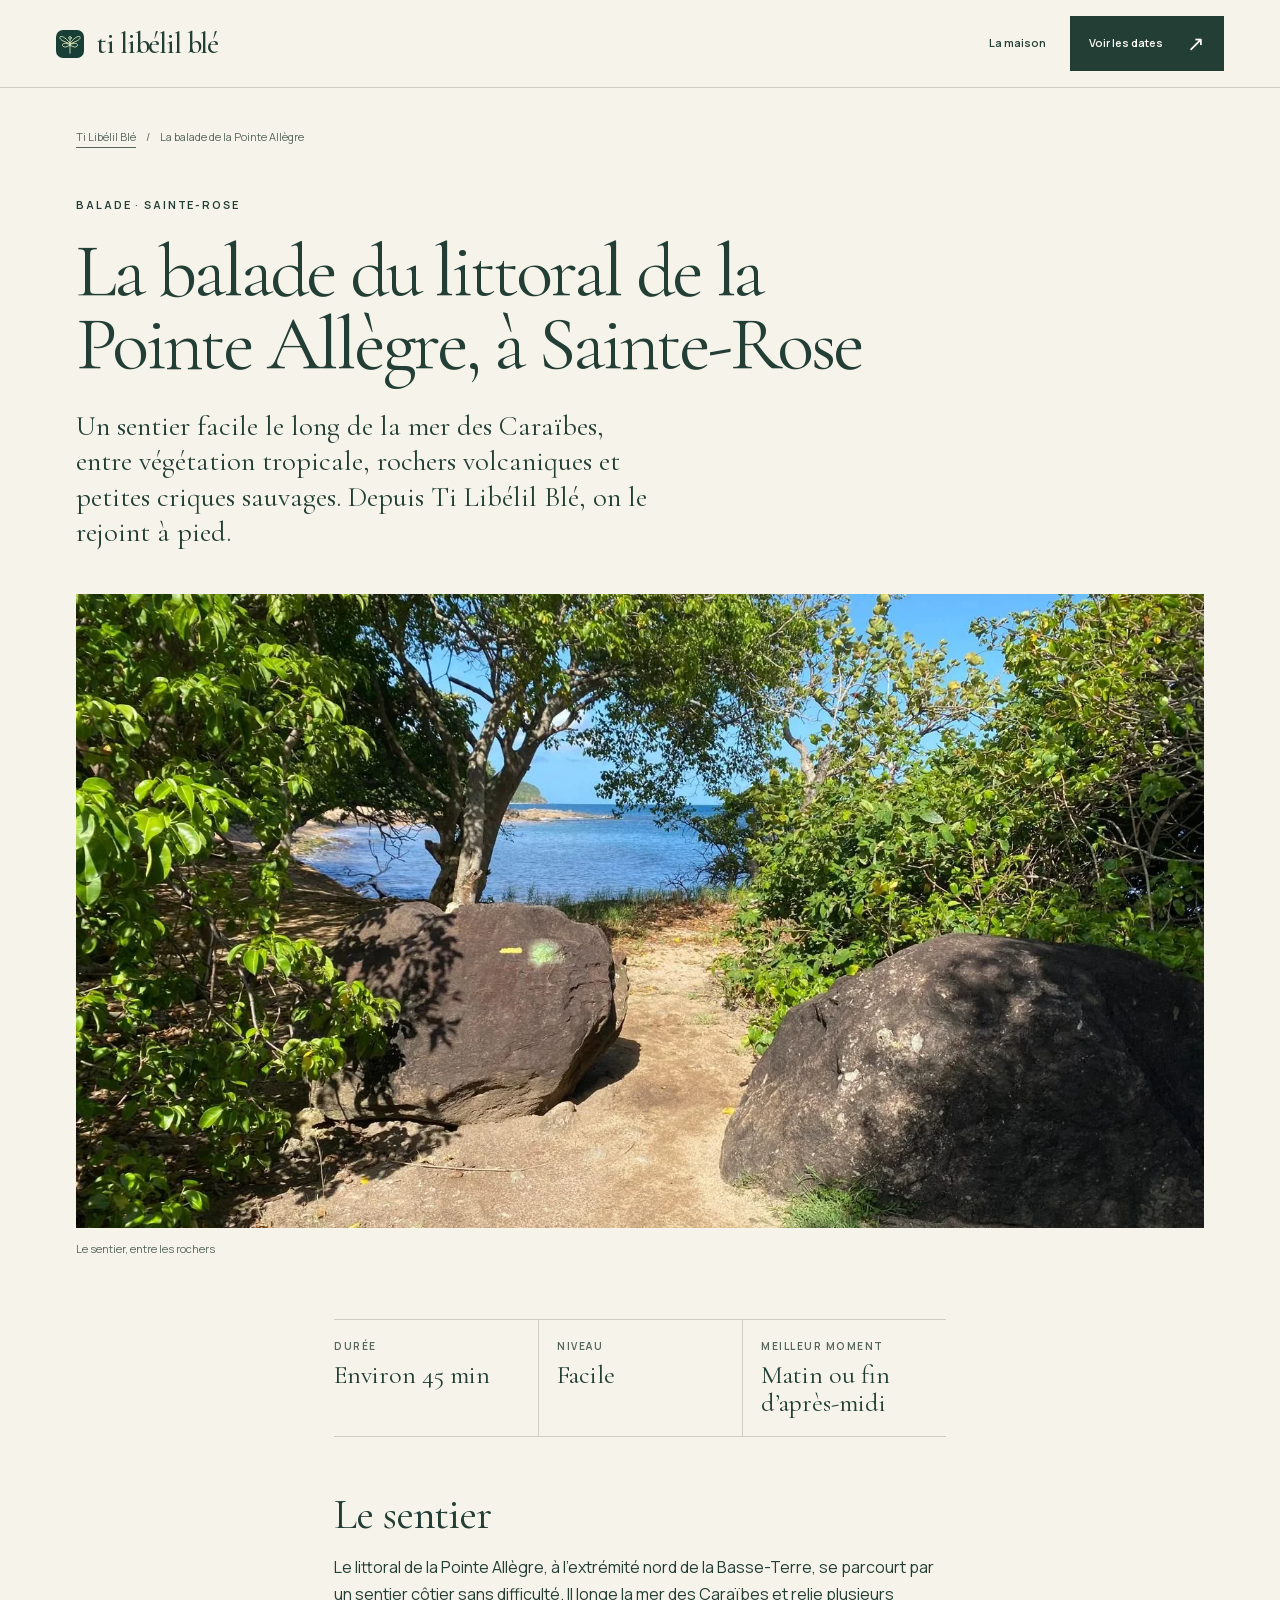
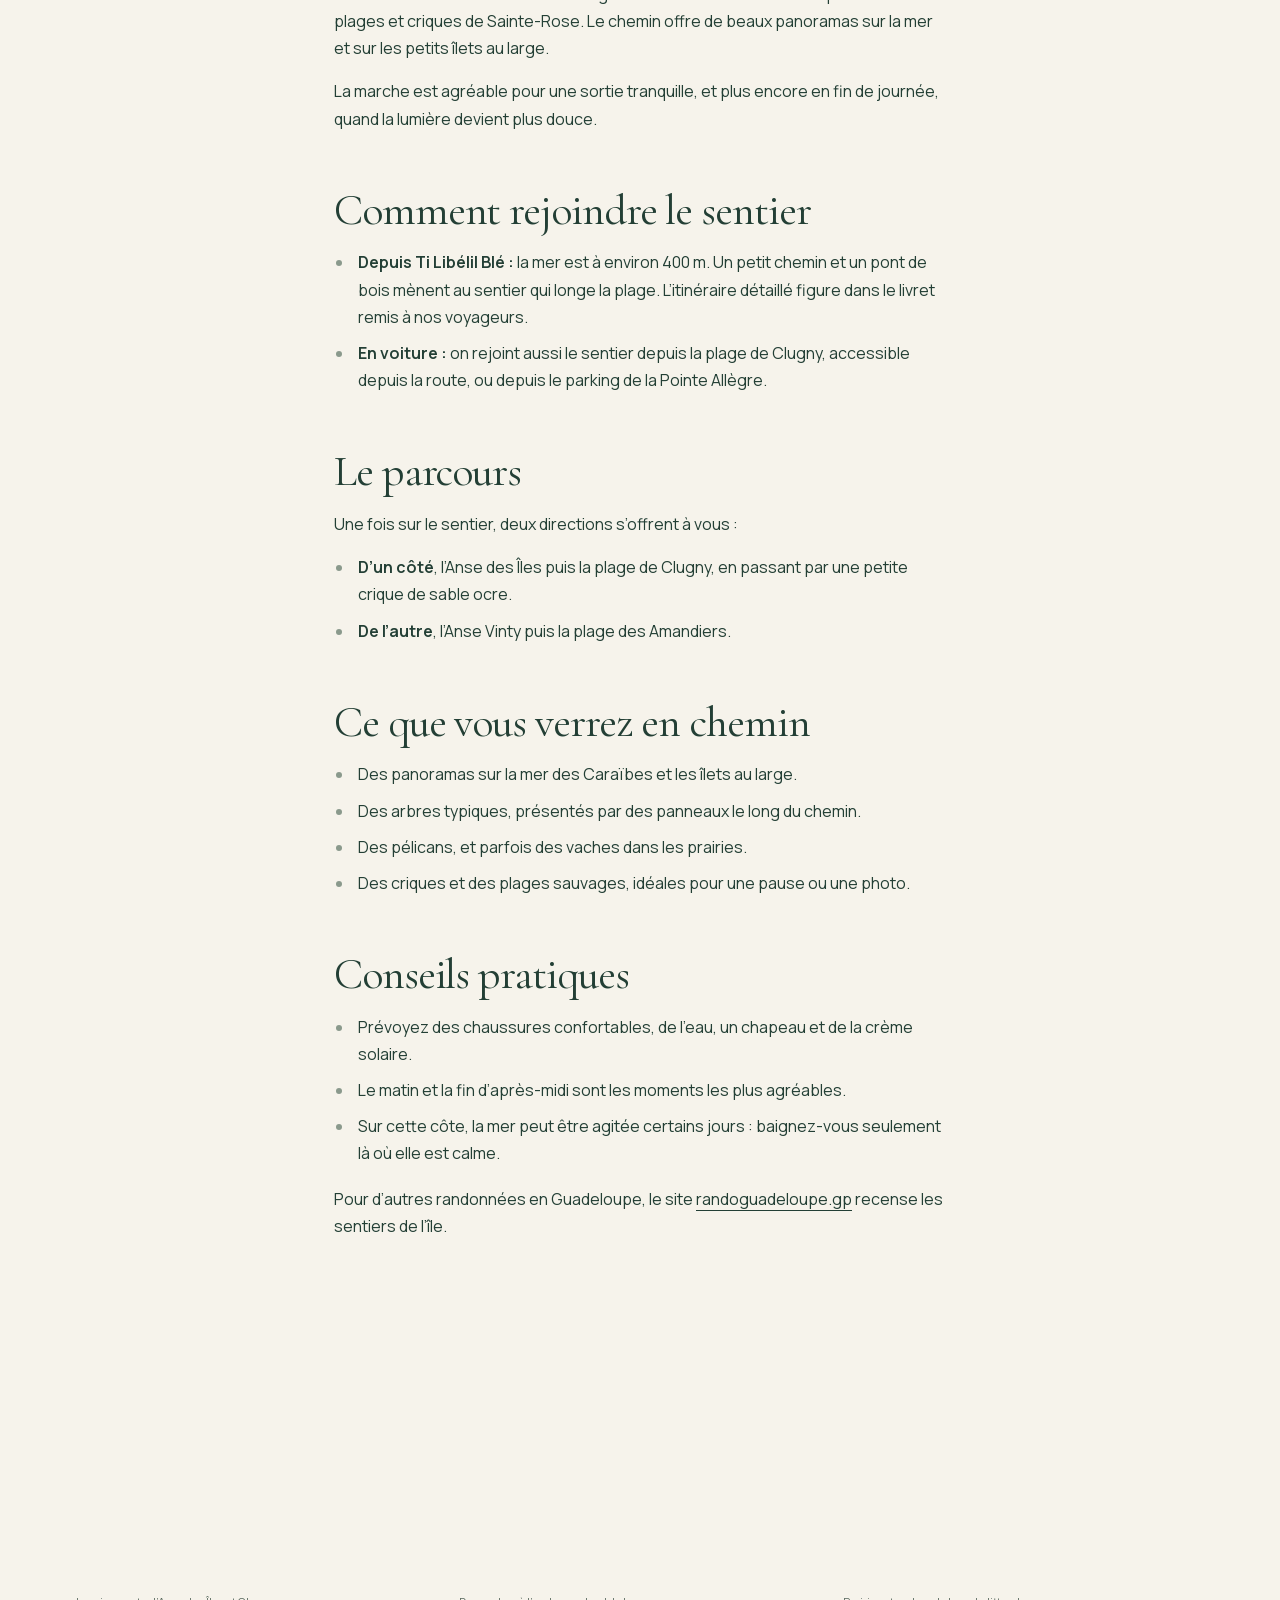
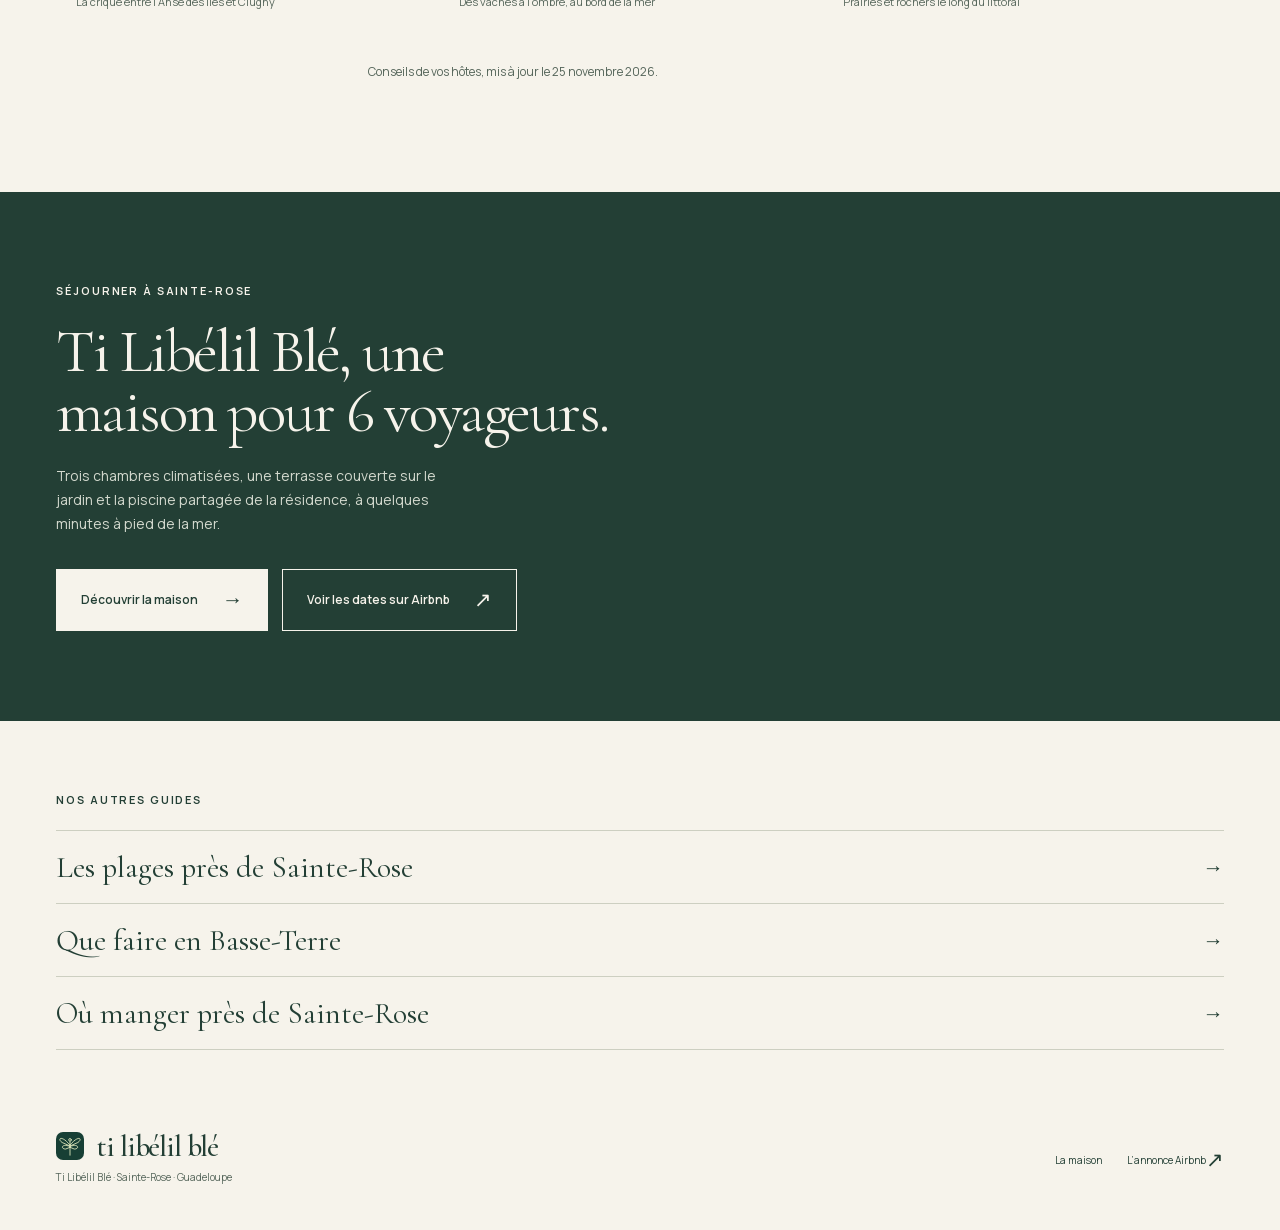
<file: balade-pointe-allegre/index.html>
<!doctype html>
<html lang="fr"><head><meta charset="utf-8"><meta name="viewport" content="width=device-width,initial-scale=1,viewport-fit=cover"><meta name="theme-color" content="#f6f3eb">
<meta http-equiv="Content-Security-Policy" content="default-src 'self'; script-src 'self'; style-src 'self'; img-src 'self'; font-src 'self'; connect-src 'none'; object-src 'none'; base-uri 'none'; form-action 'none'; frame-src 'none'">
<title>Balade du littoral de la Pointe Allègre (Sainte-Rose, Guadeloupe)</title><meta name="description" content="Le sentier du littoral de la Pointe Allègre à Sainte-Rose : accès, durée, plages et criques sur le parcours, conseils. Une balade facile au nord de la Basse-Terre.">
<link rel="canonical" href="https://www.villa-tilibelilble.fr/balade-pointe-allegre/"><meta name="robots" content="index, follow, max-image-preview:large">
<meta property="og:type" content="article"><meta property="og:locale" content="fr_FR"><meta property="og:site_name" content="Ti Libélil Blé"><meta property="og:title" content="La balade du littoral de la Pointe Allègre, à Sainte-Rose"><meta property="og:description" content="Le sentier du littoral de la Pointe Allègre à Sainte-Rose : accès, durée, plages et criques sur le parcours, conseils. Une balade facile au nord de la Basse-Terre."><meta property="og:url" content="https://www.villa-tilibelilble.fr/balade-pointe-allegre/"><meta property="og:image" content="https://www.villa-tilibelilble.fr/images/optimized/sentier-du-littoral-rochers-1600.webp"><meta name="twitter:card" content="summary_large_image">
<script type="application/ld+json">
[
 {
  "@context": "https://schema.org",
  "@type": "Article",
  "headline": "La balade du littoral de la Pointe Allègre, à Sainte-Rose",
  "description": "Le sentier du littoral de la Pointe Allègre à Sainte-Rose : accès, durée, plages et criques sur le parcours, conseils. Une balade facile au nord de la Basse-Terre.",
  "inLanguage": "fr",
  "url": "https://www.villa-tilibelilble.fr/balade-pointe-allegre/",
  "dateModified": "2026-11-25",
  "image": "https://www.villa-tilibelilble.fr/images/optimized/sentier-du-littoral-rochers-1600.webp",
  "author": {
   "@type": "Organization",
   "name": "Ti Libélil Blé",
   "url": "https://www.villa-tilibelilble.fr/"
  },
  "publisher": {
   "@type": "Organization",
   "name": "Ti Libélil Blé",
   "url": "https://www.villa-tilibelilble.fr/"
  },
  "about": {
   "@id": "https://www.villa-tilibelilble.fr/#villa"
  }
 },
 {
  "@context": "https://schema.org",
  "@type": "BreadcrumbList",
  "itemListElement": [
   {
    "@type": "ListItem",
    "position": 1,
    "name": "Ti Libélil Blé",
    "item": "https://www.villa-tilibelilble.fr/"
   },
   {
    "@type": "ListItem",
    "position": 2,
    "name": "La balade de la Pointe Allègre",
    "item": "https://www.villa-tilibelilble.fr/balade-pointe-allegre/"
   }
  ]
 }
]
</script>
<link rel="icon" href="/favicon.svg" type="image/svg+xml"><link rel="preload" href="/fonts/cormorant-garamond-latin-variable.woff2" as="font" type="font/woff2" crossorigin><link rel="stylesheet" href="/styles.css"></head>
<body class="guide-page"><a class="skip-link" href="#contenu">Aller au contenu</a>
<header class="site-header is-scrolled"><a class="brand" href="/" aria-label="Accueil · Ti Libélil Blé"><img src="/favicon.svg" width="28" height="32" alt=""><span>ti libélil blé</span></a><a class="guide-home" href="/">La maison</a><a class="button header-book" href="https://www.airbnb.fr/rooms/1626925353506606787" target="_blank" rel="noopener noreferrer">Voir les dates<span class="arrow" aria-hidden="true">↗</span></a></header>
<main id="contenu">
<article class="guide">
<nav class="guide-crumbs" aria-label="Fil d’Ariane"><a href="/">Ti Libélil Blé</a><span aria-hidden="true">/</span><span>La balade de la Pointe Allègre</span></nav>
<header class="guide-head"><p class="eyebrow">BALADE · SAINTE-ROSE</p><h1>La balade du littoral de la Pointe Allègre, à Sainte-Rose</h1><p class="guide-chapo">Un sentier facile le long de la mer des Caraïbes, entre végétation tropicale, rochers volcaniques et petites criques sauvages. Depuis Ti Libélil Blé, on le rejoint à pied.</p></header>
<figure class="guide-hero"><img src="/images/optimized/sentier-du-littoral-rochers-1600.webp" srcset="/images/optimized/sentier-du-littoral-rochers-800.webp 800w, /images/optimized/sentier-du-littoral-rochers-1600.webp 1600w" sizes="(max-width:760px) 100vw, 1200px" width="1600" height="1200" alt="Le sentier du littoral passe entre deux rochers volcaniques avant de rejoindre la mer" fetchpriority="high" loading="eager" decoding="async"><figcaption>Le sentier, entre les rochers</figcaption></figure>
<div class="guide-body">
<dl class="guide-memo"><div><dt>Durée</dt><dd>Environ 45 min</dd></div><div><dt>Niveau</dt><dd>Facile</dd></div><div><dt>Meilleur moment</dt><dd>Matin ou fin d’après-midi</dd></div></dl>
<h2>Le sentier</h2>
<p>Le littoral de la Pointe Allègre, à l’extrémité nord de la Basse-Terre, se parcourt par un sentier côtier sans difficulté. Il longe la mer des Caraïbes et relie plusieurs plages et criques de Sainte-Rose. Le chemin offre de beaux panoramas sur la mer et sur les petits îlets au large.</p>
<p>La marche est agréable pour une sortie tranquille, et plus encore en fin de journée, quand la lumière devient plus douce.</p>
<h2>Comment rejoindre le sentier</h2>
<ul>
<li><strong>Depuis Ti Libélil Blé :</strong> la mer est à environ 400 m. Un petit chemin et un pont de bois mènent au sentier qui longe la plage. L’itinéraire détaillé figure dans le livret remis à nos voyageurs.</li>
<li><strong>En voiture :</strong> on rejoint aussi le sentier depuis la plage de Clugny, accessible depuis la route, ou depuis le parking de la Pointe Allègre.</li>
</ul>
<h2>Le parcours</h2>
<p>Une fois sur le sentier, deux directions s’offrent à vous :</p>
<ul>
<li><strong>D’un côté</strong>, l’Anse des Îles puis la plage de Clugny, en passant par une petite crique de sable ocre.</li>
<li><strong>De l’autre</strong>, l’Anse Vinty puis la plage des Amandiers.</li>
</ul>
<h2>Ce que vous verrez en chemin</h2>
<ul>
<li>Des panoramas sur la mer des Caraïbes et les îlets au large.</li>
<li>Des arbres typiques, présentés par des panneaux le long du chemin.</li>
<li>Des pélicans, et parfois des vaches dans les prairies.</li>
<li>Des criques et des plages sauvages, idéales pour une pause ou une photo.</li>
</ul>
<h2>Conseils pratiques</h2>
<ul>
<li>Prévoyez des chaussures confortables, de l’eau, un chapeau et de la crème solaire.</li>
<li>Le matin et la fin d’après-midi sont les moments les plus agréables.</li>
<li>Sur cette côte, la mer peut être agitée certains jours : baignez-vous seulement là où elle est calme.</li>
</ul>
<p>Pour d’autres randonnées en Guadeloupe, le site <a href="https://www.randoguadeloupe.gp/" target="_blank" rel="noopener noreferrer">randoguadeloupe.gp</a> recense les sentiers de l’île.</p>
</div>
<div class="guide-photos"><figure><img src="/images/optimized/crique-sentier-du-littoral-1600.webp" srcset="/images/optimized/crique-sentier-du-littoral-800.webp 800w, /images/optimized/crique-sentier-du-littoral-1600.webp 1600w" sizes="(max-width:760px) 100vw, 33vw" width="1600" height="1200" alt="Petite crique de sable ocre au pied de falaises rouges" loading="lazy" decoding="async"><figcaption>La crique entre l’Anse des Îles et Clugny</figcaption></figure><figure><img src="/images/optimized/pointe-allegre-arbres-couches-vaches-1600.webp" srcset="/images/optimized/pointe-allegre-arbres-couches-vaches-800.webp 800w, /images/optimized/pointe-allegre-arbres-couches-vaches-1600.webp 1600w" sizes="(max-width:760px) 100vw, 33vw" width="1600" height="1200" alt="Vaches à l’ombre d’arbres couchés par le vent, au bord de la mer" loading="lazy" decoding="async"><figcaption>Des vaches à l’ombre, au bord de la mer</figcaption></figure><figure><img src="/images/optimized/littoral-pointe-allegre-plage-1600.webp" srcset="/images/optimized/littoral-pointe-allegre-plage-800.webp 800w, /images/optimized/littoral-pointe-allegre-plage-1600.webp 1600w" sizes="(max-width:760px) 100vw, 33vw" width="1600" height="1200" alt="Prairie, rochers volcaniques et plage le long du littoral" loading="lazy" decoding="async"><figcaption>Prairies et rochers le long du littoral</figcaption></figure></div>
<p class="guide-small guide-maj">Conseils de vos hôtes, mis à jour le 25 novembre 2026.</p>
</article>
<aside class="guide-stay" aria-labelledby="sejour-titre"><div><p class="eyebrow">SÉJOURNER À SAINTE-ROSE</p><h2 id="sejour-titre">Ti Libélil Blé, une maison pour 6 voyageurs.</h2><p>Trois chambres climatisées, une terrasse couverte sur le jardin et la piscine partagée de la résidence, à quelques minutes à pied de la mer.</p><div class="guide-stay-actions"><a class="button light" href="/">Découvrir la maison<span class="arrow" aria-hidden="true">→</span></a><a class="button outline" href="https://www.airbnb.fr/rooms/1626925353506606787" target="_blank" rel="noopener noreferrer">Voir les dates sur Airbnb<span class="arrow" aria-hidden="true">↗</span></a></div></div></aside>
<nav class="guide-more" aria-label="Autres guides"><p class="eyebrow">NOS AUTRES GUIDES</p><ul><li><a href="/plages-sainte-rose-deshaies/">Les plages près de Sainte-Rose<span class="arrow" aria-hidden="true">→</span></a></li><li><a href="/que-faire-basse-terre/">Que faire en Basse-Terre<span class="arrow" aria-hidden="true">→</span></a></li><li><a href="/ou-manger-sainte-rose-deshaies/">Où manger près de Sainte-Rose<span class="arrow" aria-hidden="true">→</span></a></li></ul></nav>
</main>
<footer class="footer"><div><a class="brand" href="/" aria-label="Accueil · Ti Libélil Blé"><img src="/favicon.svg" width="28" height="32" alt=""><span>ti libélil blé</span></a><small>Ti Libélil Blé · Sainte-Rose · Guadeloupe</small></div><div class="footer-links"><a href="/">La maison</a><a href="https://www.airbnb.fr/rooms/1626925353506606787" target="_blank" rel="noopener noreferrer">L’annonce Airbnb<span class="arrow" aria-hidden="true">↗</span></a></div></footer>
</body></html>
</file>
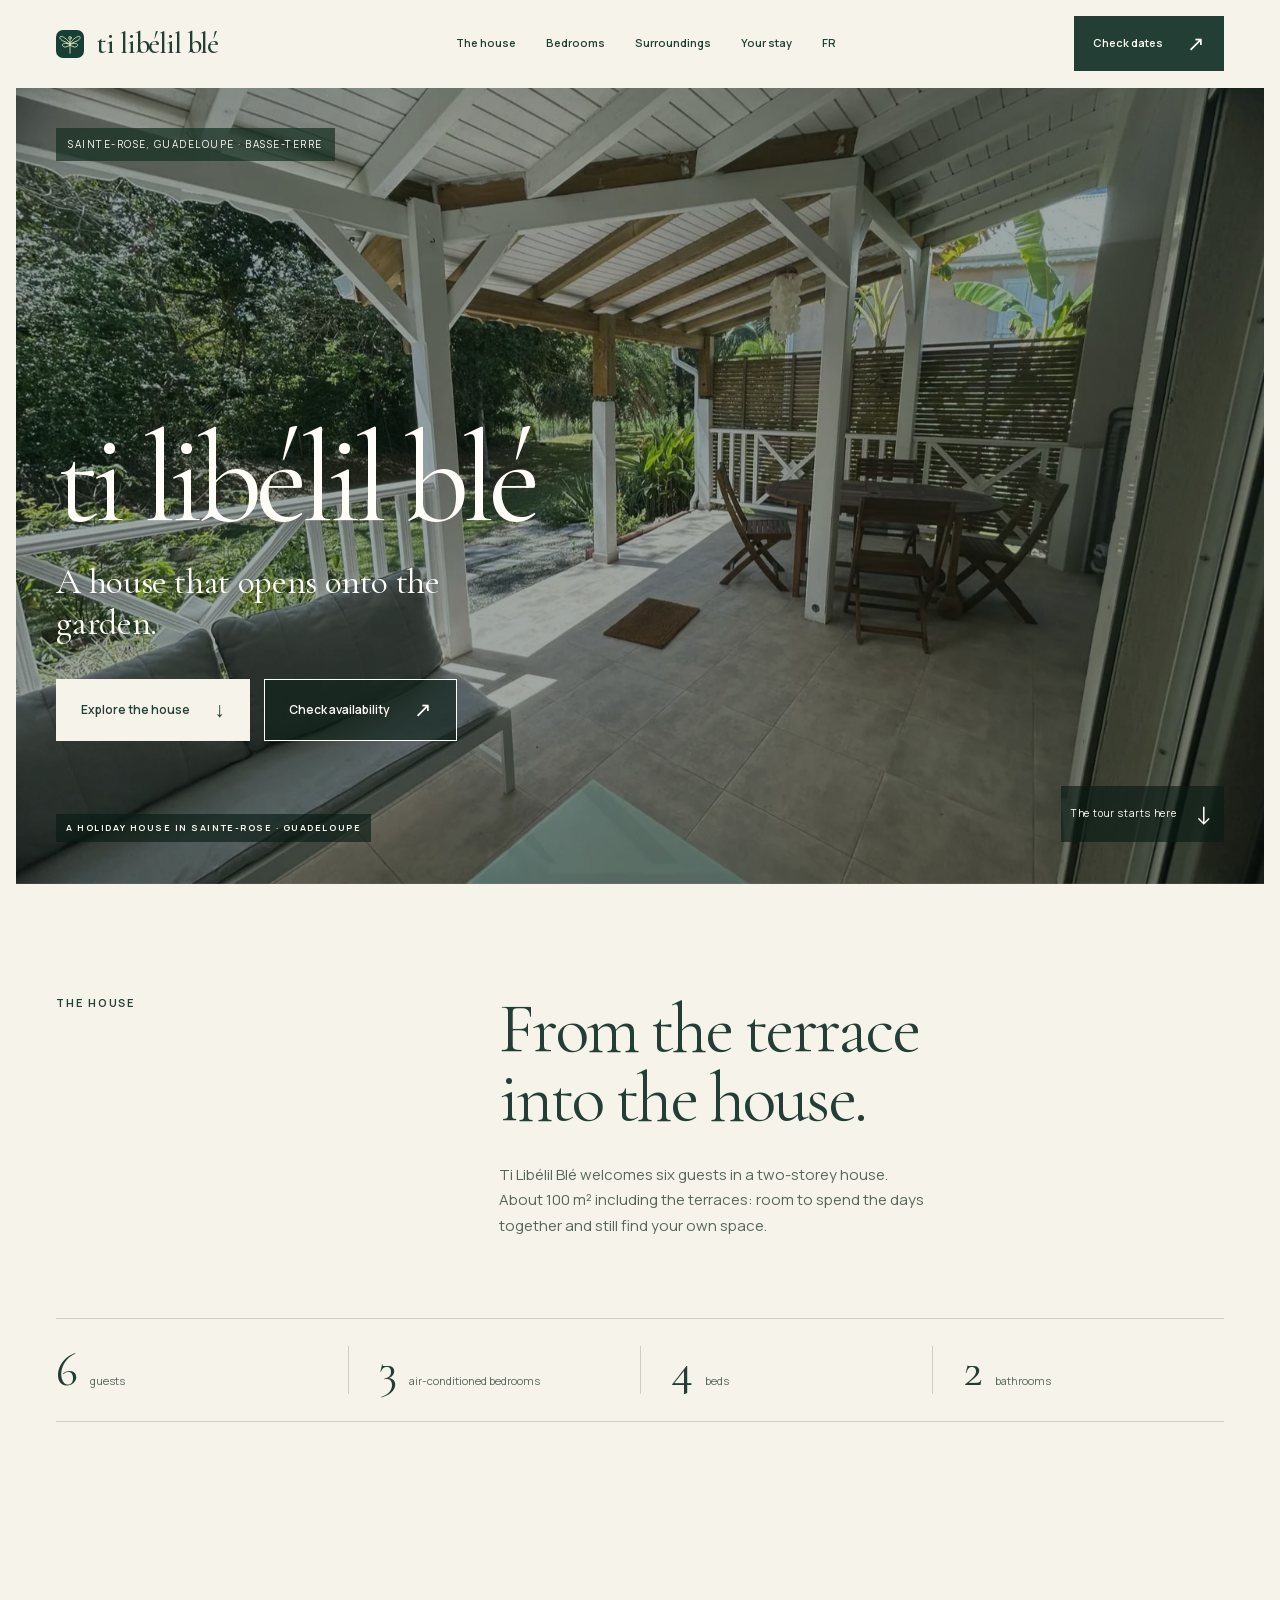
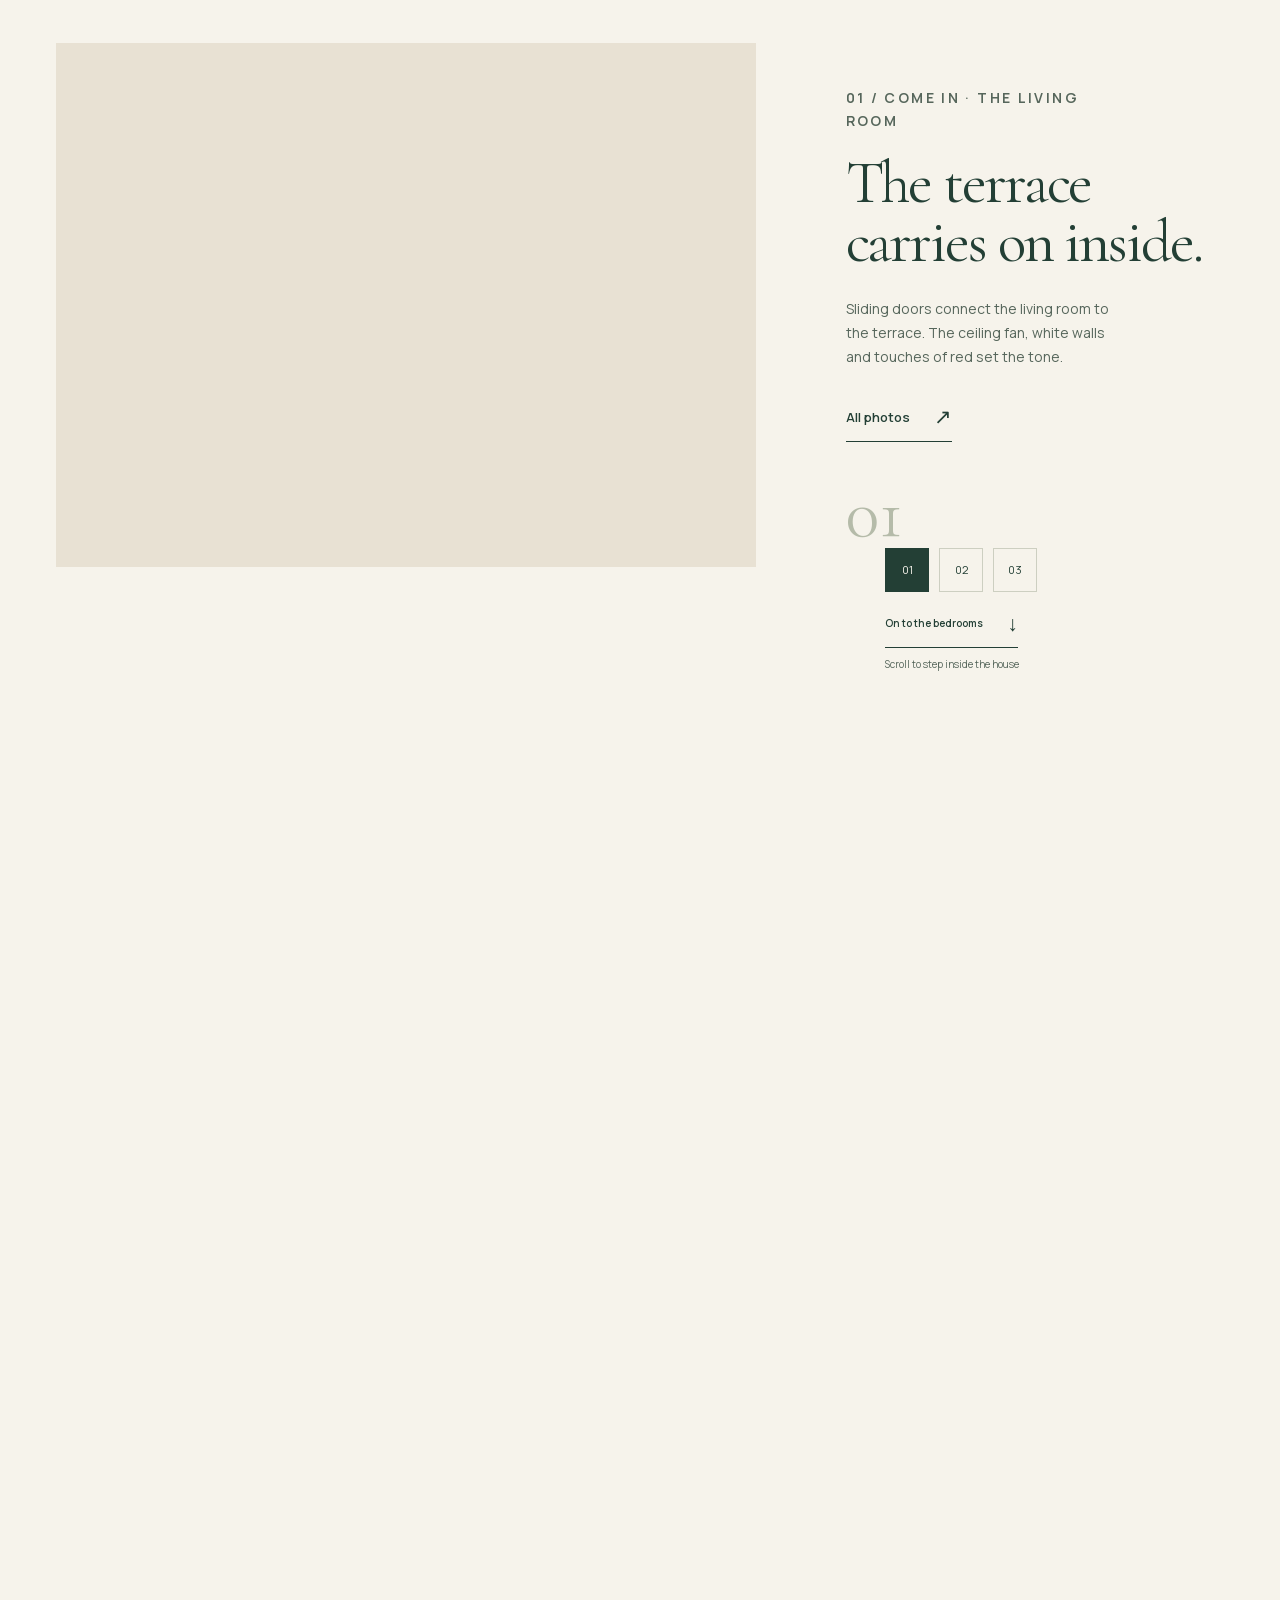
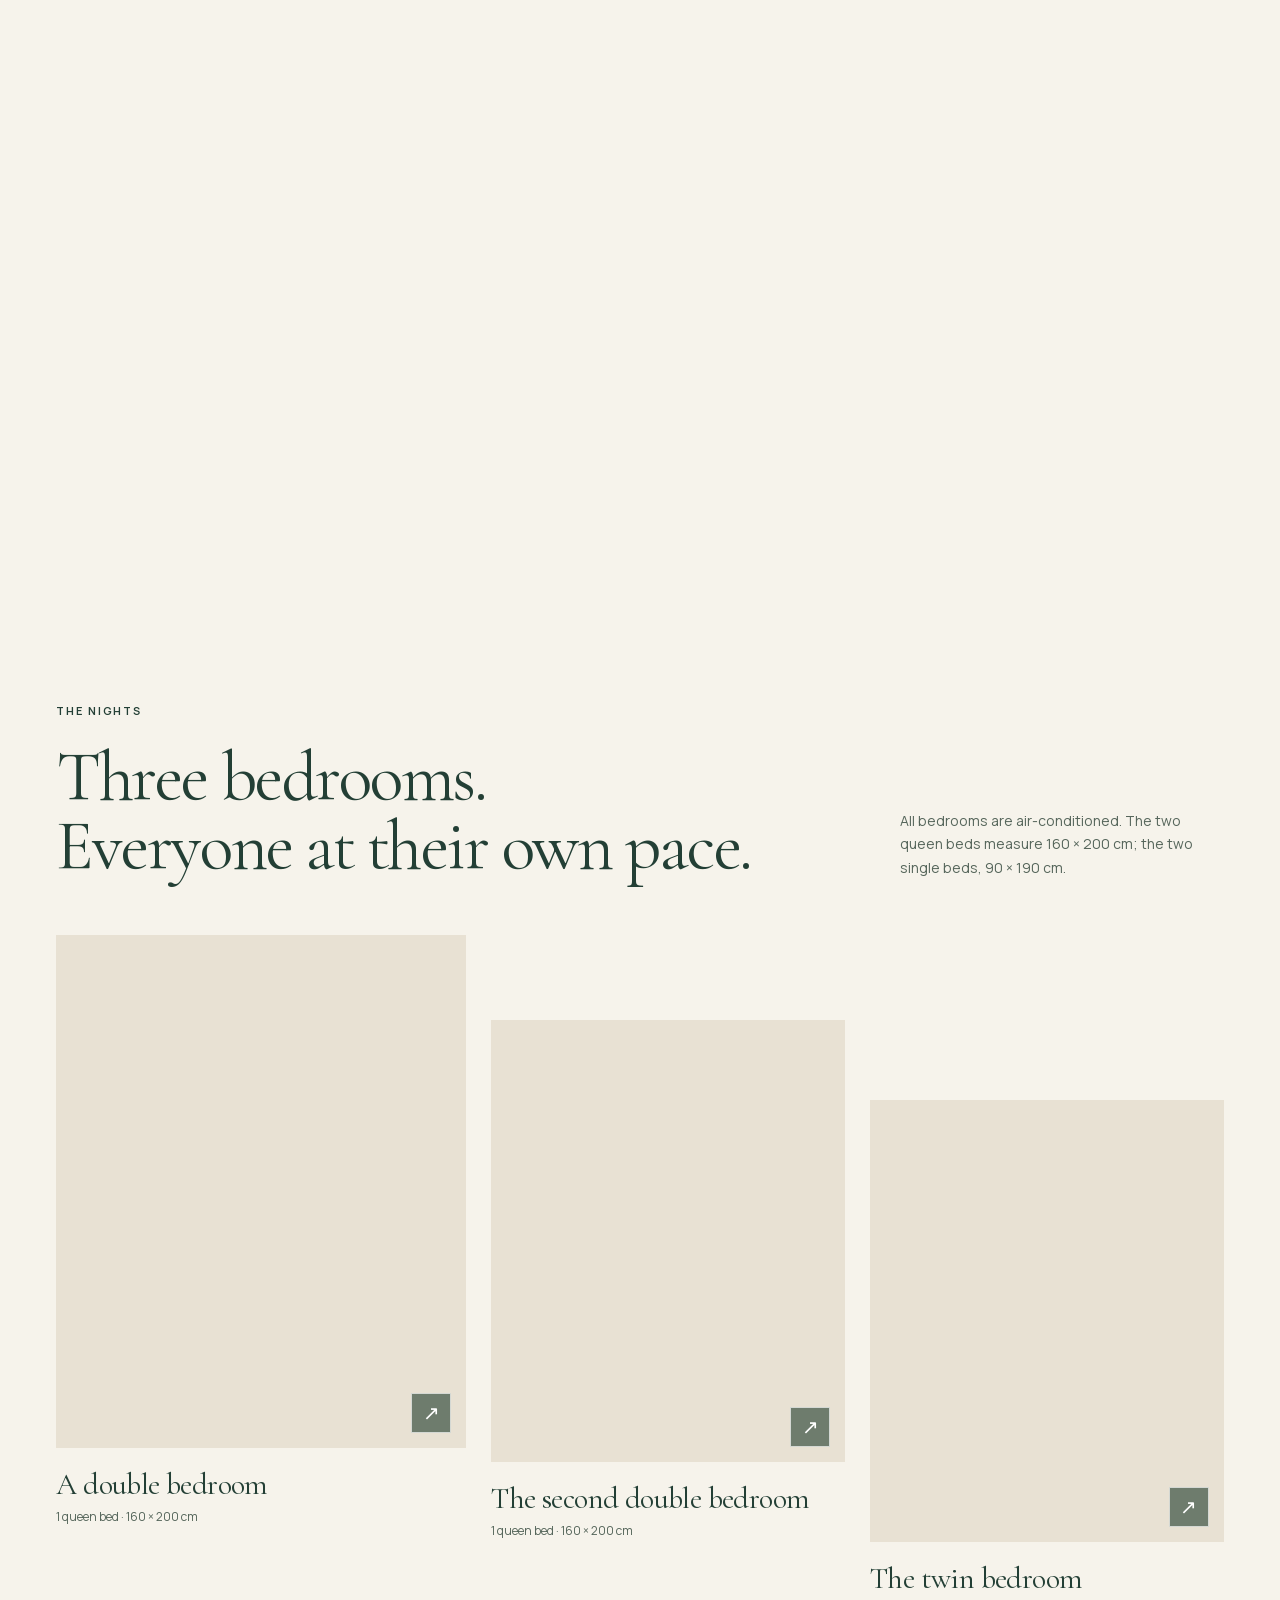
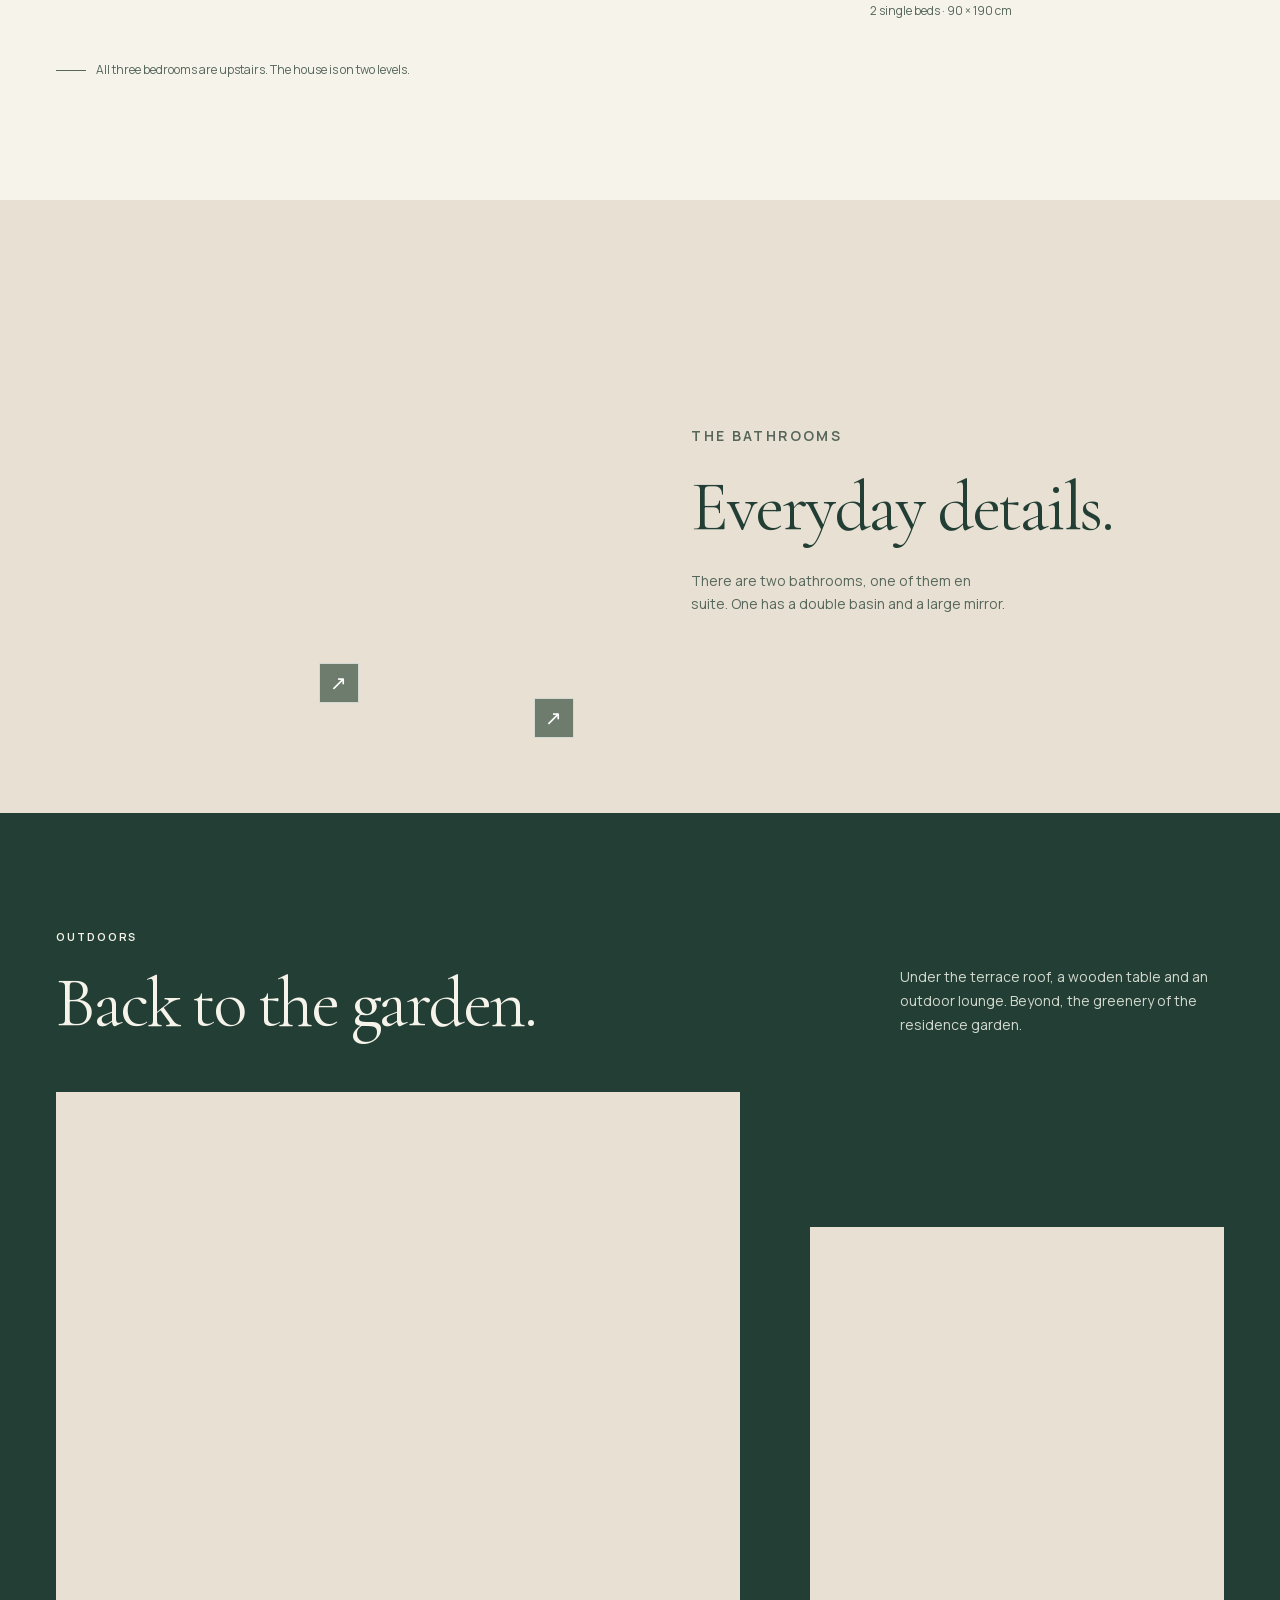
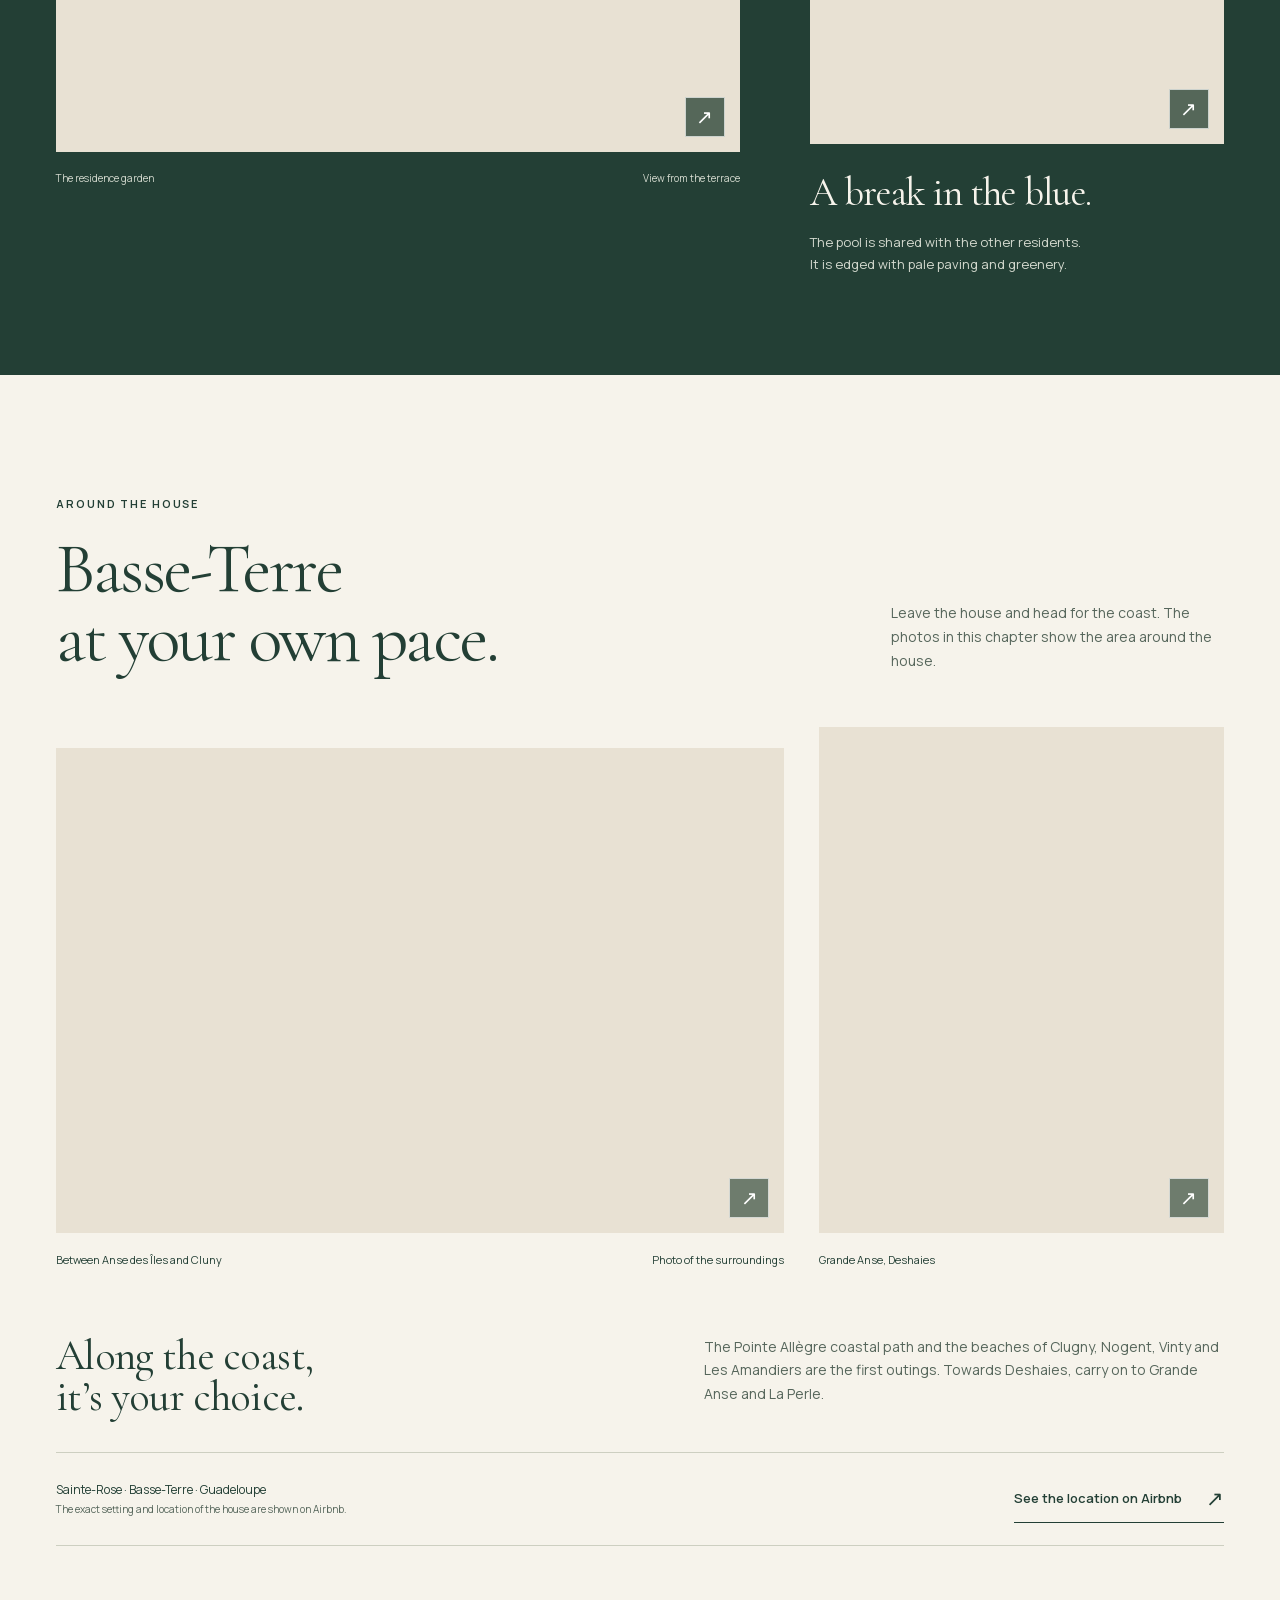
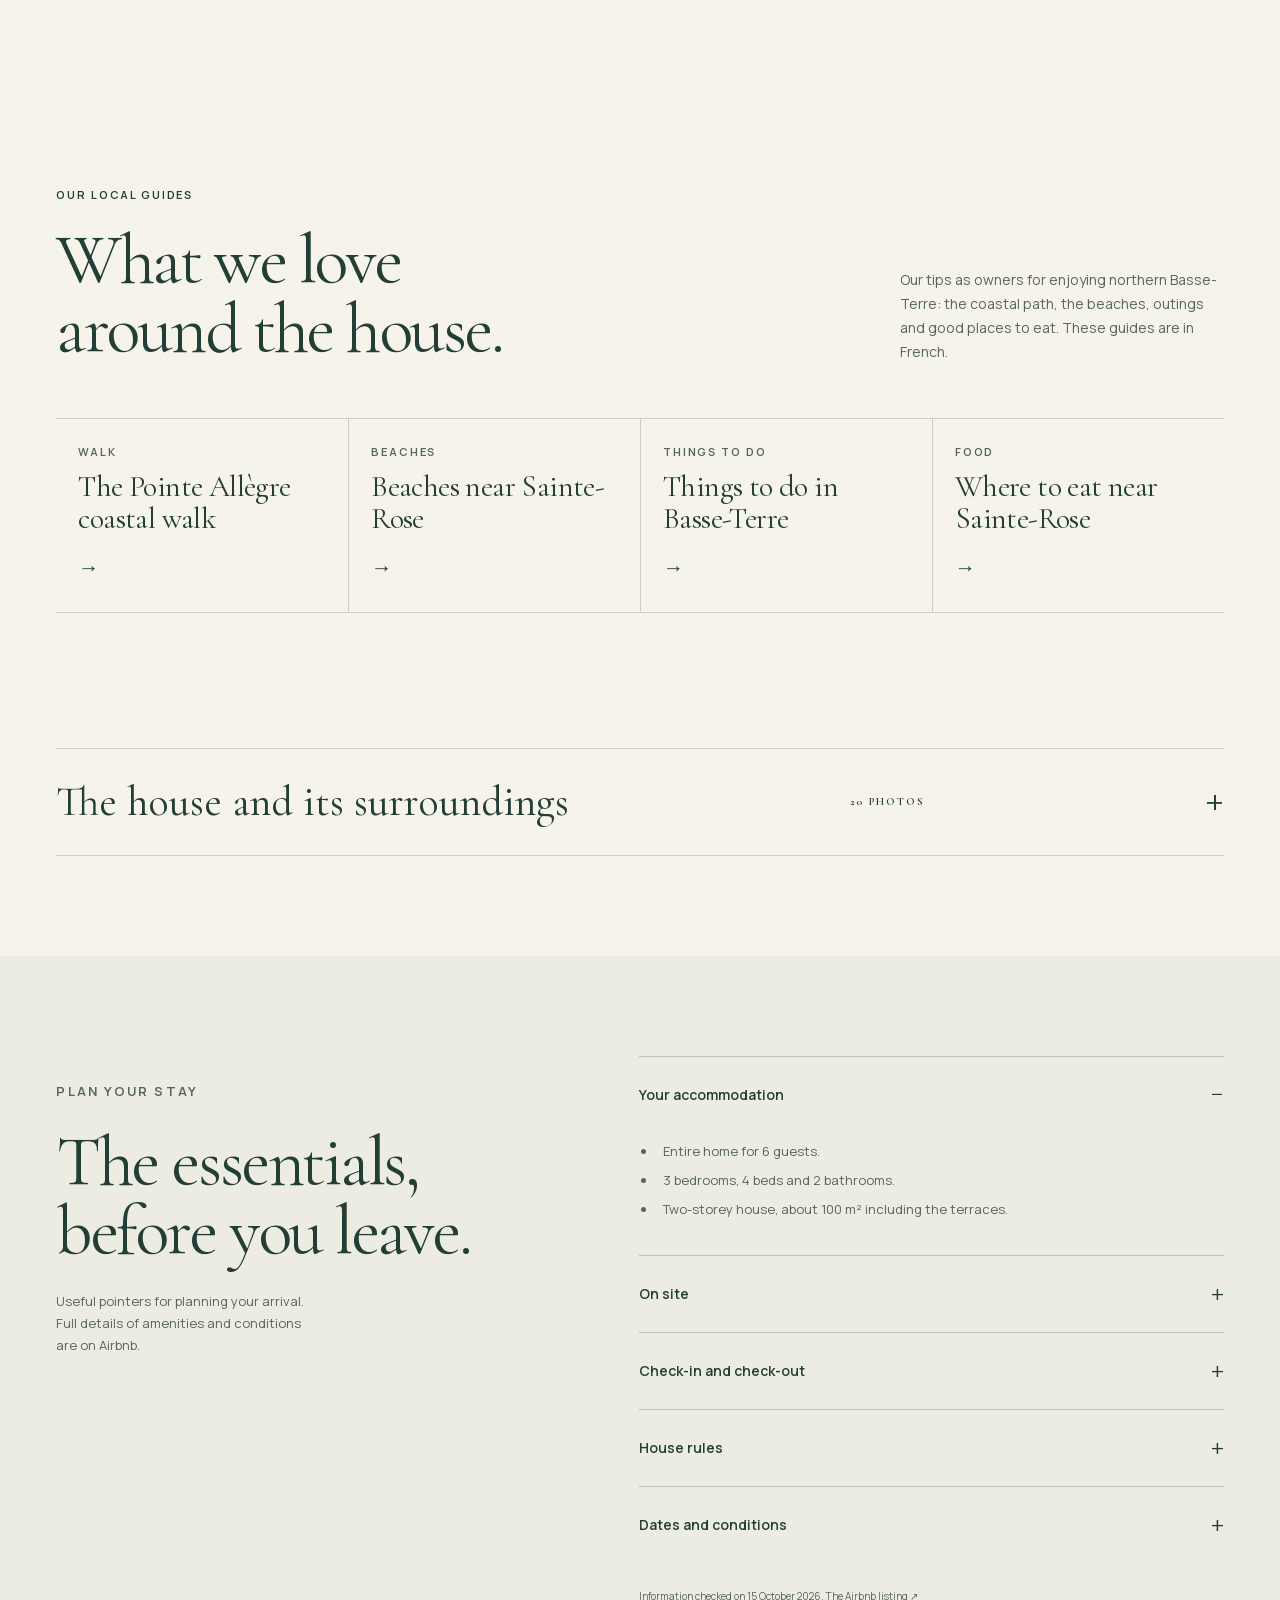
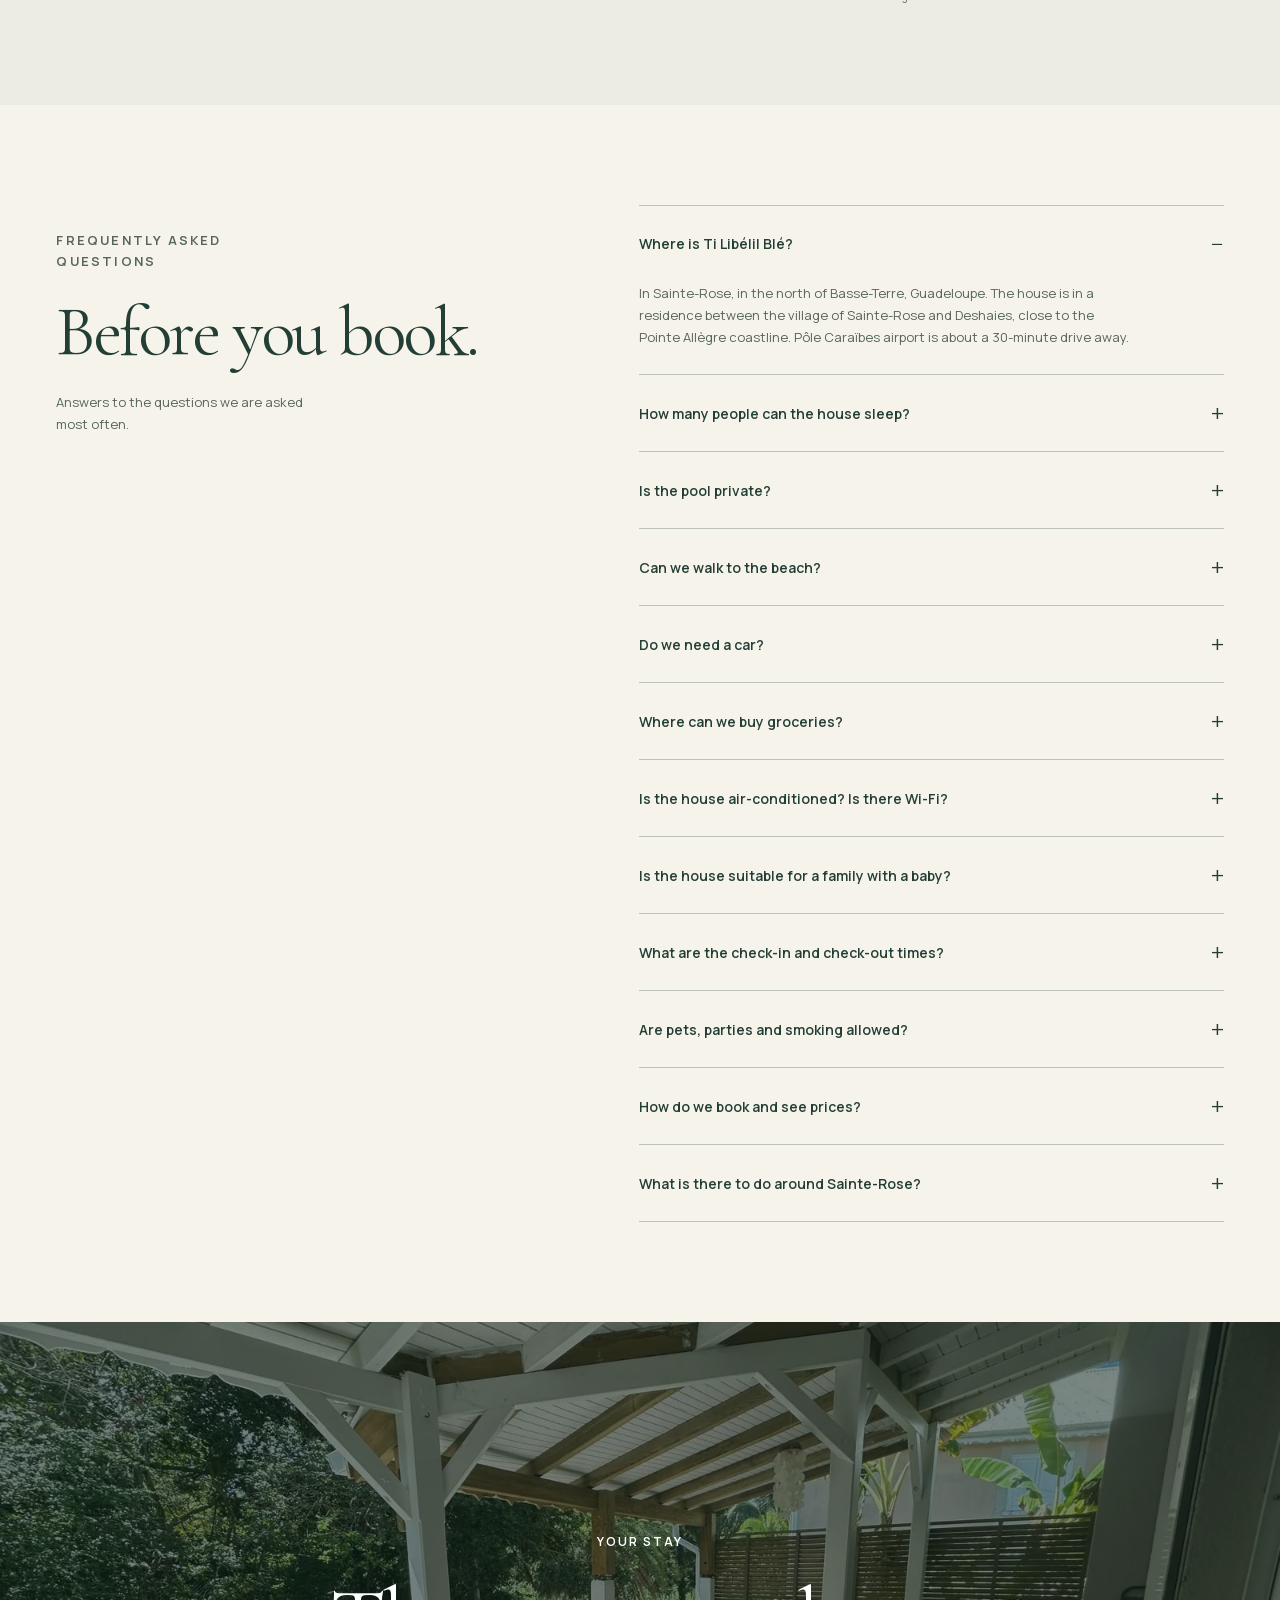
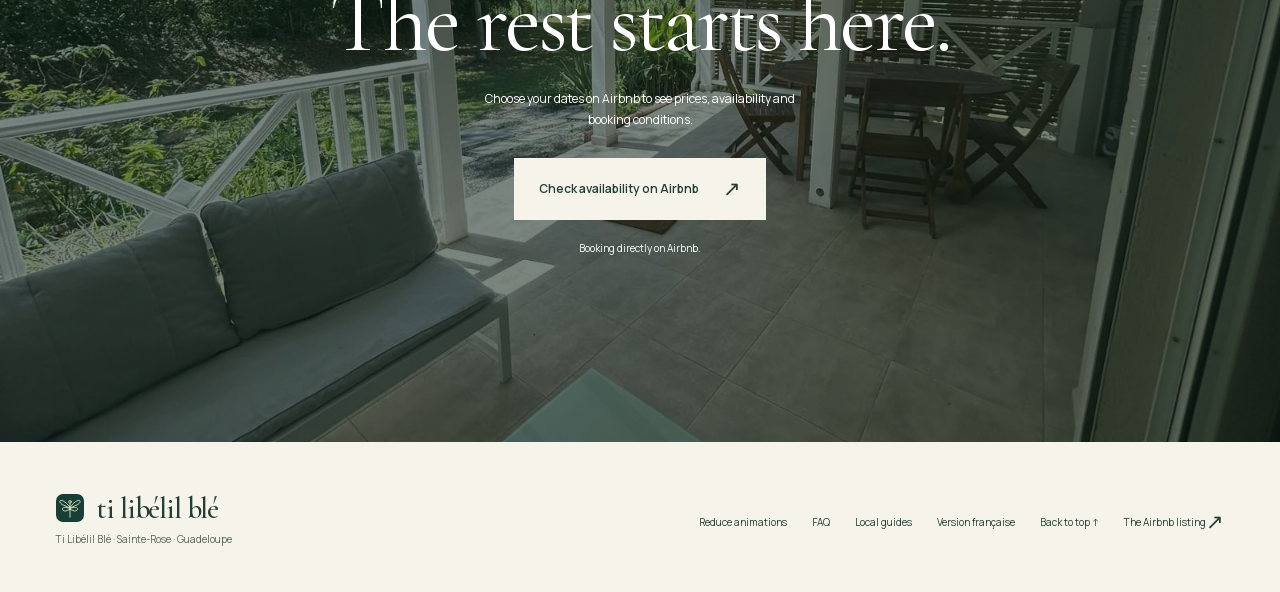
<file: en/index.html>
<!doctype html>
<html lang="en"><head><meta charset="utf-8"><meta name="viewport" content="width=device-width,initial-scale=1,viewport-fit=cover"><meta name="theme-color" content="#f6f3eb">
<meta http-equiv="Content-Security-Policy" content="default-src 'self'; script-src 'self'; style-src 'self'; img-src 'self'; font-src 'self'; connect-src 'none'; object-src 'none'; base-uri 'none'; form-action 'none'; frame-src 'none'">
<title>Ti Libélil Blé — Holiday house with pool in Sainte-Rose, Guadeloupe</title><meta name="description" content="Ti Libélil Blé in Sainte-Rose, Guadeloupe: 3 air-conditioned bedrooms for 6 guests, a covered terrace on the garden and the residence's shared pool, 400 m from the sea. Book on Airbnb.">
<link rel="canonical" href="https://www.villa-tilibelilble.fr/en/"><link rel="alternate" hreflang="fr" href="https://www.villa-tilibelilble.fr/"><link rel="alternate" hreflang="en" href="https://www.villa-tilibelilble.fr/en/"><link rel="alternate" hreflang="x-default" href="https://www.villa-tilibelilble.fr/"><meta name="robots" content="index, follow, max-image-preview:large"><meta name="geo.region" content="GP"><meta name="geo.placename" content="Sainte-Rose, Guadeloupe">
<meta property="og:type" content="website"><meta property="og:locale" content="en_US"><meta property="og:locale:alternate" content="fr_FR"><meta property="og:site_name" content="Ti Libélil Blé"><meta property="og:title" content="Ti Libélil Blé — Holiday house with pool in Sainte-Rose, Guadeloupe"><meta property="og:description" content="Ti Libélil Blé in Sainte-Rose, Guadeloupe: 3 air-conditioned bedrooms for 6 guests, a covered terrace on the garden and the residence's shared pool, 400 m from the sea. Book on Airbnb."><meta property="og:url" content="https://www.villa-tilibelilble.fr/en/"><meta property="og:image" content="https://www.villa-tilibelilble.fr/images/optimized/terrasse-villa-ti-libelil-ble-1600.webp"><meta name="twitter:card" content="summary_large_image">
<script type="application/ld+json">
{
 "@context": "https://schema.org",
 "@type": "VacationRental",
 "@id": "https://www.villa-tilibelilble.fr/#villa",
 "name": "Ti Libélil Blé",
 "alternateName": [
  "Villa Ti Libélil Blé",
  "Ti Libelil Ble"
 ],
 "description": "Holiday home for 6 guests in Sainte-Rose, Basse-Terre (Guadeloupe): 3 air-conditioned bedrooms, 4 beds, 2 bathrooms, a covered terrace overlooking the garden and the residence's shared pool. Booking on Airbnb.",
 "url": "https://www.villa-tilibelilble.fr/en/",
 "inLanguage": "en",
 "image": [
  "https://www.villa-tilibelilble.fr/images/optimized/terrasse-villa-ti-libelil-ble-1600.webp",
  "https://www.villa-tilibelilble.fr/images/optimized/salon-cuisine-villa-1600.webp",
  "https://www.villa-tilibelilble.fr/images/optimized/cuisine-equipee-villa-1600.webp",
  "https://www.villa-tilibelilble.fr/images/optimized/chambre-lit-queen-size-1-1600.webp",
  "https://www.villa-tilibelilble.fr/images/optimized/chambre-lit-queen-size-2-1600.webp",
  "https://www.villa-tilibelilble.fr/images/optimized/chambre-deux-lits-simples-1600.webp",
  "https://www.villa-tilibelilble.fr/images/optimized/salle-de-bain-double-vasque-1600.webp",
  "https://www.villa-tilibelilble.fr/images/optimized/jardin-tropical-villa-1600.webp",
  "https://www.villa-tilibelilble.fr/images/optimized/piscine-residence-sainte-rose-1600.webp"
 ],
 "address": {
  "@type": "PostalAddress",
  "addressLocality": "Sainte-Rose",
  "postalCode": "97115",
  "addressRegion": "Guadeloupe",
  "addressCountry": "GP"
 },
 "geo": {
  "@type": "GeoCoordinates",
  "latitude": 16.355,
  "longitude": -61.747
 },
 "checkinTime": "15:00",
 "checkoutTime": "12:00",
 "petsAllowed": false,
 "smokingAllowed": false,
 "containsPlace": {
  "@type": "Accommodation",
  "additionalType": "EntirePlace",
  "occupancy": {
   "@type": "QuantitativeValue",
   "value": 6
  },
  "numberOfBedrooms": 3,
  "numberOfBathroomsTotal": 2,
  "floorSize": {
   "@type": "QuantitativeValue",
   "value": 100,
   "unitCode": "MTK"
  },
  "bed": [
   {
    "@type": "BedDetails",
    "numberOfBeds": 2,
    "typeOfBed": "Queen"
   },
   {
    "@type": "BedDetails",
    "numberOfBeds": 2,
    "typeOfBed": "Single"
   }
  ],
  "amenityFeature": [
   {
    "@type": "LocationFeatureSpecification",
    "name": "Shared residence pool",
    "value": true
   },
   {
    "@type": "LocationFeatureSpecification",
    "name": "Air conditioning",
    "value": true
   },
   {
    "@type": "LocationFeatureSpecification",
    "name": "Wi-Fi",
    "value": true
   },
   {
    "@type": "LocationFeatureSpecification",
    "name": "TV",
    "value": true
   },
   {
    "@type": "LocationFeatureSpecification",
    "name": "Washing machine",
    "value": true
   },
   {
    "@type": "LocationFeatureSpecification",
    "name": "Dishwasher",
    "value": true
   },
   {
    "@type": "LocationFeatureSpecification",
    "name": "Fully equipped kitchen",
    "value": true
   },
   {
    "@type": "LocationFeatureSpecification",
    "name": "Covered terrace",
    "value": true
   },
   {
    "@type": "LocationFeatureSpecification",
    "name": "Garden",
    "value": true
   },
   {
    "@type": "LocationFeatureSpecification",
    "name": "Private parking",
    "value": true
   },
   {
    "@type": "LocationFeatureSpecification",
    "name": "Travel cot",
    "value": true
   },
   {
    "@type": "LocationFeatureSpecification",
    "name": "High chair",
    "value": true
   }
  ]
 },
 "sameAs": [
  "https://www.airbnb.com/rooms/1626925353506606787"
 ]
}
</script>
<script type="application/ld+json">
{
 "@context": "https://schema.org",
 "@type": "FAQPage",
 "inLanguage": "en",
 "mainEntity": [
  {
   "@type": "Question",
   "name": "Where is Ti Libélil Blé?",
   "acceptedAnswer": {
    "@type": "Answer",
    "text": "In Sainte-Rose, in the north of Basse-Terre, Guadeloupe. The house is in a residence between the village of Sainte-Rose and Deshaies, close to the Pointe Allègre coastline. Pôle Caraïbes airport is about a 30-minute drive away."
   }
  },
  {
   "@type": "Question",
   "name": "How many people can the house sleep?",
   "acceptedAnswer": {
    "@type": "Answer",
    "text": "Up to 6 guests. The three air-conditioned bedrooms are upstairs: two bedrooms with a 160 × 200 cm queen bed and one with two 90 × 190 cm single beds. There are two bathrooms, one of them en suite."
   }
  },
  {
   "@type": "Question",
   "name": "Is the pool private?",
   "acceptedAnswer": {
    "@type": "Answer",
    "text": "No. The pool belongs to the residence and is shared with the other residents. Guests use the footbath and shower before swimming, and children must be supervised by an adult."
   }
  },
  {
   "@type": "Question",
   "name": "Can we walk to the beach?",
   "acceptedAnswer": {
    "@type": "Answer",
    "text": "Yes. The sea is about 400 m from the house. A small path leads to the Pointe Allègre coastal trail, which takes you on foot to Anse des Îles, the nearest beach, then to Clugny beach in one direction and Les Amandiers beach in the other. Grande Anse and La Perle beach, towards Deshaies, are a short drive away."
   }
  },
  {
   "@type": "Question",
   "name": "Do we need a car?",
   "acceptedAnswer": {
    "@type": "Answer",
    "text": "A rental car is recommended to explore the island freely: waterfalls, rainforest, Deshaies, Bouillante. Regular buses also link the residence to Pointe-à-Pitre and Bouillante. The sea and the coastal path are within walking distance."
   }
  },
  {
   "@type": "Question",
   "name": "Where can we buy groceries?",
   "acceptedAnswer": {
    "@type": "Answer",
    "text": "A small shopping centre a few minutes from the house has a hypermarket, a pharmacy, a greengrocer and restaurants. A craft market is held there every Friday from 3 pm to 8 pm. In the morning, a bread van comes through the residence."
   }
  },
  {
   "@type": "Question",
   "name": "Is the house air-conditioned? Is there Wi-Fi?",
   "acceptedAnswer": {
    "@type": "Answer",
    "text": "All three bedrooms are air-conditioned and a ceiling fan cools the living room. Wi-Fi and a TV are available. The kitchen has an oven, hob, microwave and dishwasher, and there is a washing machine."
   }
  },
  {
   "@type": "Question",
   "name": "Is the house suitable for a family with a baby?",
   "acceptedAnswer": {
    "@type": "Answer",
    "text": "Yes: a travel cot and a high chair are available. The bedrooms are upstairs, and children must always be accompanied by an adult at the pool."
   }
  },
  {
   "@type": "Question",
   "name": "What are the check-in and check-out times?",
   "acceptedAnswer": {
    "@type": "Answer",
    "text": "Check-in is from 3 pm and check-out before noon."
   }
  },
  {
   "@type": "Question",
   "name": "Are pets, parties and smoking allowed?",
   "acceptedAnswer": {
    "@type": "Answer",
    "text": "No. Pets are not allowed, parties and events are not permitted, and the house is non-smoking. Quiet hours are from 10 pm to 7 am, out of respect for the neighbours."
   }
  },
  {
   "@type": "Question",
   "name": "How do we book and see prices?",
   "acceptedAnswer": {
    "@type": "Answer",
    "text": "Prices, availability and booking are on the Ti Libélil Blé listing on Airbnb."
   }
  },
  {
   "@type": "Question",
   "name": "What is there to do around Sainte-Rose?",
   "acceptedAnswer": {
    "@type": "Answer",
    "text": "The Pointe Allègre coastal path from the house, a boat trip through the mangrove from Sainte-Rose harbour, the Sofaïa hot springs, the Deshaies botanical garden, and further afield the Cousteau Reserve at Malendure, the Bouillante hot sea bath and the waterfalls of Basse-Terre. Our guide to things to do in Basse-Terre (in French) covers them in detail."
   }
  }
 ]
}
</script>
<link rel="icon" href="../favicon.svg" type="image/svg+xml"><link rel="preload" href="../fonts/cormorant-garamond-latin-variable.woff2" as="font" type="font/woff2" crossorigin><link rel="stylesheet" href="../styles.css"><script src="messages.js" defer></script><script src="../app.js" defer></script></head>
<body><a class="skip-link" href="#contenu">Skip to content</a><progress class="reading-progress" value="0" max="1" aria-label="Reading progress"></progress>
<header class="site-header" id="site-header"><a class="brand" href="#accueil" aria-label="Home · Ti Libélil Blé"><img src="../favicon.svg" width="28" height="32" alt=""><span>ti libélil blé</span></a><nav class="main-nav" id="main-nav" aria-label="Main navigation"><a href="#visite">The house</a><a href="#chambres">Bedrooms</a><a href="#alentours">Surroundings</a><a href="#sejour">Your stay</a><a href="/" hreflang="fr" lang="fr">FR</a></nav><a class="button header-book" href="https://www.airbnb.com/rooms/1626925353506606787" target="_blank" rel="noopener noreferrer" >Check dates<span class="arrow" aria-hidden="true">↗</span></a><button class="menu-toggle" id="menu-toggle" aria-controls="main-nav" aria-expanded="false" aria-label="Open menu" hidden>Menu</button></header>
<main id="contenu">
<section class="hero" id="accueil" aria-labelledby="hero-title"><div class="hero-photo"><img  src="../images/optimized/terrasse-villa-ti-libelil-ble-1600.webp" srcset="../images/optimized/terrasse-villa-ti-libelil-ble-800.webp 800w, ../images/optimized/terrasse-villa-ti-libelil-ble-1600.webp 1600w" sizes="100vw" width="1600" height="1200" alt="Covered terrace with a white timber roof, outdoor lounge and wooden table opening onto the garden" fetchpriority="high" loading="eager" decoding="async"></div><div class="hero-shade"></div><div class="hero-content"><p class="hero-location">Sainte-Rose, Guadeloupe · Basse-Terre</p><h1 id="hero-title">ti libélil blé</h1><p class="hero-intro">A house that opens onto the garden.</p><div class="hero-actions"><a class="button light" href="#visite">Explore the house<span class="arrow" aria-hidden="true">↓</span></a><a class="button outline" href="https://www.airbnb.com/rooms/1626925353506606787" target="_blank" rel="noopener noreferrer" >Check availability<span class="arrow" aria-hidden="true">↗</span></a></div><div class="hero-bottom"><p class="eyebrow">A HOLIDAY HOUSE IN SAINTE-ROSE · GUADELOUPE</p><a class="scroll-cue" href="#introduction">The tour starts here<span aria-hidden="true">↓</span></a></div></div></section>
<section class="intro" id="introduction"><p class="eyebrow" data-reveal>THE HOUSE</p><div class="intro-copy" data-reveal><h2>From the terrace<br>into the house.</h2><p>Ti Libélil Blé welcomes six guests in a two-storey house. About 100 m² including the terraces: room to spend the days together and still find your own space.</p></div></section>
<div class="facts"><div class="fact"><strong>6</strong><span>guests</span></div><div class="fact"><strong>3</strong><span>air-conditioned bedrooms</span></div><div class="fact"><strong>4</strong><span>beds</span></div><div class="fact"><strong>2</strong><span>bathrooms</span></div></div>
<section class="visit" id="visite" aria-label="Step inside the house"><div class="visit-stage"><article class="visit-scene" id="scene-1" data-active><div class="scene-visual"><a href="../images/optimized/salon-cuisine-villa-1600.webp" data-gallery-image data-media-id="living" aria-label="Enlarge photo: The living room and kitchen"><img  src="../images/optimized/salon-cuisine-villa-1600.webp" srcset="../images/optimized/salon-cuisine-villa-800.webp 800w, ../images/optimized/salon-cuisine-villa-1600.webp 1600w" sizes="(max-width:760px) 100vw, 65vw" width="1600" height="1200" alt="Living room with TV, ceiling fan and open kitchen, extended by the terrace" loading="lazy" decoding="async"></a></div><div class="scene-copy"><p class="eyebrow">01 / COME IN · THE LIVING ROOM</p><h2>The terrace<br>carries on inside.</h2><p>Sliding doors connect the living room to the terrace. The ceiling fan, white walls and touches of red set the tone.</p><a class="text-link" href="#album" data-open-gallery>All photos<span class="arrow" aria-hidden="true">↗</span></a><span class="scene-number" aria-hidden="true">01</span></div></article><article class="visit-scene" id="scene-2" ><div class="scene-visual"><a href="../images/optimized/cuisine-equipee-villa-1600.webp" data-gallery-image data-media-id="kitchen" aria-label="Enlarge photo: The open kitchen"><img  src="../images/optimized/cuisine-equipee-villa-1600.webp" srcset="../images/optimized/cuisine-equipee-villa-800.webp 800w, ../images/optimized/cuisine-equipee-villa-1600.webp 1600w" sizes="(max-width:760px) 100vw, 65vw" width="1600" height="1200" alt="Fitted kitchen with worktop, oven, hob and microwave" loading="lazy" decoding="async"></a></div><div class="scene-copy"><p class="eyebrow">02 / SHARE · THE KITCHEN</p><h2>Everything<br>within reach.</h2><p>The open kitchen gathers oven, hob and microwave around the worktop. A dishwasher and a fridge-freezer complete the equipment.</p><a class="text-link" href="#album" data-open-gallery>All photos<span class="arrow" aria-hidden="true">↗</span></a><span class="scene-number" aria-hidden="true">02</span></div></article><article class="visit-scene" id="scene-3" ><div class="scene-visual"><a href="../images/optimized/sejour-vu-de-l-escalier-1600.webp" data-gallery-image data-media-id="living-stairs" aria-label="Enlarge photo: From the living room to the terrace"><img  src="../images/optimized/sejour-vu-de-l-escalier-1600.webp" srcset="../images/optimized/sejour-vu-de-l-escalier-800.webp 600w, ../images/optimized/sejour-vu-de-l-escalier-1600.webp 1200w" sizes="(max-width:760px) 100vw, 65vw" width="1200" height="1600" alt="View of the living room from the stairs, through to the terrace and garden" loading="lazy" decoding="async"></a></div><div class="scene-copy"><p class="eyebrow">03 / GO UP · TO THE BEDROOMS</p><h2>Another<br>point of view.</h2><p>The stairs lead to the three bedrooms. Turn around and the living room, terrace and garden fill the same view.</p><a class="text-link" href="#album" data-open-gallery>All photos<span class="arrow" aria-hidden="true">↗</span></a><span class="scene-number" aria-hidden="true">03</span></div></article><div class="scene-controls" role="group" aria-label="Choose a step of the tour"><button type="button" data-scene="0" aria-pressed="true" aria-controls="scene-1" aria-label="01 / COME IN · THE LIVING ROOM">01</button><button type="button" data-scene="1" aria-pressed="false" aria-controls="scene-2" aria-label="02 / SHARE · THE KITCHEN">02</button><button type="button" data-scene="2" aria-pressed="false" aria-controls="scene-3" aria-label="03 / GO UP · TO THE BEDROOMS">03</button></div><div class="visit-tail"><a class="text-link" href="#chambres">On to the bedrooms<span class="arrow" aria-hidden="true">↓</span></a><span>Scroll to step inside the house</span></div></div></section>
<section class="section bedrooms" id="chambres"><div class="section-heading" data-reveal><div><p class="eyebrow">THE NIGHTS</p><h2>Three bedrooms.<br>Everyone at their own pace.</h2></div><p>All bedrooms are air-conditioned. The two queen beds measure 160 × 200 cm; the two single beds, 90 × 190 cm.</p></div><div class="bedroom-grid"><article class="bedroom-card" data-reveal><a class="photo-link " href="../images/optimized/chambre-lit-queen-size-1-1600.webp" data-gallery-image data-media-id="bedroom-queen-1" aria-label="Enlarge photo: A double bedroom"><img  src="../images/optimized/chambre-lit-queen-size-1-1600.webp" srcset="../images/optimized/chambre-lit-queen-size-1-800.webp 800w, ../images/optimized/chambre-lit-queen-size-1-1600.webp 1600w" sizes="(max-width:760px) 80vw, 33vw" width="1600" height="1200" alt="Bedroom with a double bed, wooden wardrobe and natural-fibre pendant light" loading="lazy" decoding="async"></a><h3>A double bedroom</h3><p>1 queen bed · 160 × 200 cm</p></article><article class="bedroom-card" data-reveal><a class="photo-link " href="../images/optimized/chambre-lit-queen-size-2-1600.webp" data-gallery-image data-media-id="bedroom-queen-2" aria-label="Enlarge photo: The second double bedroom"><img  src="../images/optimized/chambre-lit-queen-size-2-1600.webp" srcset="../images/optimized/chambre-lit-queen-size-2-800.webp 800w, ../images/optimized/chambre-lit-queen-size-2-1600.webp 1600w" sizes="(max-width:760px) 80vw, 33vw" width="1600" height="1200" alt="Bedroom with a double bed, large wooden wardrobes and a window onto the greenery" loading="lazy" decoding="async"></a><h3>The second double bedroom</h3><p>1 queen bed · 160 × 200 cm</p></article><article class="bedroom-card" data-reveal><a class="photo-link " href="../images/optimized/chambre-deux-lits-simples-1600.webp" data-gallery-image data-media-id="bedroom-twin" aria-label="Enlarge photo: The twin bedroom"><img  src="../images/optimized/chambre-deux-lits-simples-1600.webp" srcset="../images/optimized/chambre-deux-lits-simples-800.webp 600w, ../images/optimized/chambre-deux-lits-simples-1600.webp 1200w" sizes="(max-width:760px) 80vw, 33vw" width="1200" height="1600" alt="Two single beds separated by a bedside table, with a wooden wardrobe" loading="lazy" decoding="async"></a><h3>The twin bedroom</h3><p>2 single beds · 90 × 190 cm</p></article></div><p class="bedroom-note">All three bedrooms are upstairs. The house is on two levels.</p></section>
<section class="section bathrooms"><div class="bath-photos" data-reveal><a class="photo-link " href="../images/optimized/salle-de-bain-double-vasque-1600.webp" data-gallery-image data-media-id="bathroom-double" aria-label="Enlarge photo: The bathroom with double basin"><img  src="../images/optimized/salle-de-bain-double-vasque-1600.webp" srcset="../images/optimized/salle-de-bain-double-vasque-800.webp 600w, ../images/optimized/salle-de-bain-double-vasque-1600.webp 1200w" sizes="(max-width:760px) 55vw, 30vw" width="1200" height="1600" alt="Two white basins on a wooden counter in front of a large mirror" loading="lazy" decoding="async"></a><a class="photo-link " href="../images/optimized/salle-de-bain-attenante-1600.webp" data-gallery-image data-media-id="bathroom-second" aria-label="Enlarge photo: The second bathroom"><img  src="../images/optimized/salle-de-bain-attenante-1600.webp" srcset="../images/optimized/salle-de-bain-attenante-800.webp 424w, ../images/optimized/salle-de-bain-attenante-1600.webp 739w" sizes="(max-width:760px) 55vw, 30vw" width="739" height="1395" alt="Basin and mirror in the second bathroom" loading="lazy" decoding="async"></a></div><div class="bath-copy" data-reveal><p class="eyebrow">THE BATHROOMS</p><h2>Everyday details.</h2><p>There are two bathrooms, one of them en suite. One has a double basin and a large mirror.</p></div></section>
<section class="section outdoors" id="dehors"><div class="section-heading" data-reveal><div><p class="eyebrow">OUTDOORS</p><h2>Back to the garden.</h2></div><p>Under the terrace roof, a wooden table and an outdoor lounge. Beyond, the greenery of the residence garden.</p></div><div class="outdoor-layout"><figure><div class="garden-photo" data-parallax><a class="photo-link " href="../images/optimized/jardin-tropical-villa-1600.webp" data-gallery-image data-media-id="garden" aria-label="Enlarge photo: The residence garden"><img  src="../images/optimized/jardin-tropical-villa-1600.webp" srcset="../images/optimized/jardin-tropical-villa-800.webp 800w, ../images/optimized/jardin-tropical-villa-1600.webp 1600w" sizes="(max-width:760px) 100vw, 65vw" width="1600" height="1200" alt="Lawn, palm trees and tall trees of the garden seen from the terrace" loading="lazy" decoding="async"></a></div><figcaption class="outdoor-caption"><span>The residence garden</span><span>View from the terrace</span></figcaption></figure><div class="pool-column" data-reveal><a class="photo-link " href="../images/optimized/piscine-residence-sainte-rose-1600.webp" data-gallery-image data-media-id="pool" aria-label="Enlarge photo: The residence’s shared pool"><img  src="../images/optimized/piscine-residence-sainte-rose-1600.webp" srcset="../images/optimized/piscine-residence-sainte-rose-800.webp 450w, ../images/optimized/piscine-residence-sainte-rose-1600.webp 899w" sizes="(max-width:760px) 80vw, 35vw" width="899" height="1599" alt="Shared residence pool, surrounded by a tiled deck and greenery" loading="lazy" decoding="async"></a><h3>A break in the blue.</h3><p>The pool is shared with the other residents. It is edged with pale paving and greenery.</p></div></div></section>
<section class="section destination" id="alentours"><div class="section-heading" data-reveal><div><p class="eyebrow">AROUND THE HOUSE</p><h2>Basse-Terre<br>at your own pace.</h2></div><p>Leave the house and head for the coast. The photos in this chapter show the area around the house.</p></div><div class="destination-layout"><figure class="destination-main" data-reveal><a class="photo-link " href="../images/optimized/crique-sentier-du-littoral-1600.webp" data-gallery-image data-media-id="coastal-cove" aria-label="Enlarge photo: Between Anse des Îles and Cluny"><img  src="../images/optimized/crique-sentier-du-littoral-1600.webp" srcset="../images/optimized/crique-sentier-du-littoral-800.webp 800w, ../images/optimized/crique-sentier-du-littoral-1600.webp 1600w" sizes="(max-width:760px) 100vw, 65vw" width="1600" height="1200" alt="Small cove of ochre sand lined with cliffs and greenery" loading="lazy" decoding="async"></a><figcaption><span>Between Anse des Îles and Cluny</span><span>Photo of the surroundings</span></figcaption></figure><figure class="destination-side" data-reveal><a class="photo-link " href="../images/optimized/plage-grande-anse-deshaies-1600.webp" data-gallery-image data-media-id="grande-anse" aria-label="Enlarge photo: Grande Anse, Deshaies"><img  src="../images/optimized/plage-grande-anse-deshaies-1600.webp" srcset="../images/optimized/plage-grande-anse-deshaies-800.webp 600w, ../images/optimized/plage-grande-anse-deshaies-1600.webp 1200w" sizes="(max-width:760px) 65vw, 35vw" width="1200" height="1600" alt="The long golden beach of Grande Anse in Deshaies, lined with coconut palms and a wooded hill" loading="lazy" decoding="async"></a><figcaption><span>Grande Anse, Deshaies</span></figcaption></figure></div><div class="destination-intro" data-reveal><h3>Along the coast,<br>it’s your choice.</h3><p>The Pointe Allègre coastal path and the beaches of Clugny, Nogent, Vinty and Les Amandiers are the first outings. Towards Deshaies, carry on to Grande Anse and La Perle.</p></div><div class="location-line"><p>Sainte-Rose · Basse-Terre · Guadeloupe<small>The exact setting and location of the house are shown on Airbnb.</small></p><a class="text-link" href="https://www.airbnb.com/rooms/1626925353506606787" target="_blank" rel="noopener noreferrer" >See the location on Airbnb<span class="arrow" aria-hidden="true">↗</span></a></div></section>
<section class="section guides" id="guides" aria-labelledby="guides-titre"><div class="section-heading" data-reveal><div><p class="eyebrow">OUR LOCAL GUIDES</p><h2 id="guides-titre">What we love<br>around the house.</h2></div><p>Our tips as owners for enjoying northern Basse-Terre: the coastal path, the beaches, outings and good places to eat. These guides are in French.</p></div><ul class="guide-cards"><li><a href="/balade-pointe-allegre/" hreflang="fr"><span class="eyebrow">WALK</span><strong>The Pointe Allègre coastal walk</strong><span class="arrow" aria-hidden="true">→</span></a></li><li><a href="/plages-sainte-rose-deshaies/" hreflang="fr"><span class="eyebrow">BEACHES</span><strong>Beaches near Sainte-Rose</strong><span class="arrow" aria-hidden="true">→</span></a></li><li><a href="/que-faire-basse-terre/" hreflang="fr"><span class="eyebrow">THINGS TO DO</span><strong>Things to do in Basse-Terre</strong><span class="arrow" aria-hidden="true">→</span></a></li><li><a href="/ou-manger-sainte-rose-deshaies/" hreflang="fr"><span class="eyebrow">FOOD</span><strong>Where to eat near Sainte-Rose</strong><span class="arrow" aria-hidden="true">→</span></a></li></ul></section>
<section class="section album" id="album"><details><summary>The house and its surroundings <span class="eyebrow">20 photos</span></summary><div class="album-grid"><figure><a class="photo-link " href="../images/optimized/terrasse-villa-ti-libelil-ble-1600.webp" data-gallery-image data-media-id="terrace" aria-label="Enlarge photo: The covered terrace"><img  src="../images/optimized/terrasse-villa-ti-libelil-ble-1600.webp" srcset="../images/optimized/terrasse-villa-ti-libelil-ble-800.webp 800w, ../images/optimized/terrasse-villa-ti-libelil-ble-1600.webp 1600w" sizes="(max-width:760px) 50vw,25vw" width="1600" height="1200" alt="Covered terrace with a white timber roof, outdoor lounge and wooden table opening onto the garden" loading="lazy" decoding="async"></a><figcaption><b>The covered terrace</b><span>The house</span></figcaption></figure><figure><a class="photo-link " href="../images/optimized/salon-cuisine-villa-1600.webp" data-gallery-image data-media-id="living" aria-label="Enlarge photo: The living room and kitchen"><img  src="../images/optimized/salon-cuisine-villa-1600.webp" srcset="../images/optimized/salon-cuisine-villa-800.webp 800w, ../images/optimized/salon-cuisine-villa-1600.webp 1600w" sizes="(max-width:760px) 50vw,25vw" width="1600" height="1200" alt="Living room with TV, ceiling fan and open kitchen, extended by the terrace" loading="lazy" decoding="async"></a><figcaption><b>The living room and kitchen</b><span>The house</span></figcaption></figure><figure><a class="photo-link " href="../images/optimized/cuisine-equipee-villa-1600.webp" data-gallery-image data-media-id="kitchen" aria-label="Enlarge photo: The open kitchen"><img  src="../images/optimized/cuisine-equipee-villa-1600.webp" srcset="../images/optimized/cuisine-equipee-villa-800.webp 800w, ../images/optimized/cuisine-equipee-villa-1600.webp 1600w" sizes="(max-width:760px) 50vw,25vw" width="1600" height="1200" alt="Fitted kitchen with worktop, oven, hob and microwave" loading="lazy" decoding="async"></a><figcaption><b>The open kitchen</b><span>The house</span></figcaption></figure><figure><a class="photo-link " href="../images/optimized/chambre-lit-queen-size-1-1600.webp" data-gallery-image data-media-id="bedroom-queen-1" aria-label="Enlarge photo: A double bedroom"><img  src="../images/optimized/chambre-lit-queen-size-1-1600.webp" srcset="../images/optimized/chambre-lit-queen-size-1-800.webp 800w, ../images/optimized/chambre-lit-queen-size-1-1600.webp 1600w" sizes="(max-width:760px) 50vw,25vw" width="1600" height="1200" alt="Bedroom with a double bed, wooden wardrobe and natural-fibre pendant light" loading="lazy" decoding="async"></a><figcaption><b>A double bedroom</b><span>The house</span></figcaption></figure><figure><a class="photo-link " href="../images/optimized/chambre-lit-queen-size-2-1600.webp" data-gallery-image data-media-id="bedroom-queen-2" aria-label="Enlarge photo: The second double bedroom"><img  src="../images/optimized/chambre-lit-queen-size-2-1600.webp" srcset="../images/optimized/chambre-lit-queen-size-2-800.webp 800w, ../images/optimized/chambre-lit-queen-size-2-1600.webp 1600w" sizes="(max-width:760px) 50vw,25vw" width="1600" height="1200" alt="Bedroom with a double bed, large wooden wardrobes and a window onto the greenery" loading="lazy" decoding="async"></a><figcaption><b>The second double bedroom</b><span>The house</span></figcaption></figure><figure><a class="photo-link " href="../images/optimized/chambre-deux-lits-simples-1600.webp" data-gallery-image data-media-id="bedroom-twin" aria-label="Enlarge photo: The twin bedroom"><img  src="../images/optimized/chambre-deux-lits-simples-1600.webp" srcset="../images/optimized/chambre-deux-lits-simples-800.webp 600w, ../images/optimized/chambre-deux-lits-simples-1600.webp 1200w" sizes="(max-width:760px) 50vw,25vw" width="1200" height="1600" alt="Two single beds separated by a bedside table, with a wooden wardrobe" loading="lazy" decoding="async"></a><figcaption><b>The twin bedroom</b><span>The house</span></figcaption></figure><figure><a class="photo-link " href="../images/optimized/salle-de-bain-double-vasque-1600.webp" data-gallery-image data-media-id="bathroom-double" aria-label="Enlarge photo: The bathroom with double basin"><img  src="../images/optimized/salle-de-bain-double-vasque-1600.webp" srcset="../images/optimized/salle-de-bain-double-vasque-800.webp 600w, ../images/optimized/salle-de-bain-double-vasque-1600.webp 1200w" sizes="(max-width:760px) 50vw,25vw" width="1200" height="1600" alt="Two white basins on a wooden counter in front of a large mirror" loading="lazy" decoding="async"></a><figcaption><b>The bathroom with double basin</b><span>The house</span></figcaption></figure><figure><a class="photo-link " href="../images/optimized/salle-de-bain-attenante-1600.webp" data-gallery-image data-media-id="bathroom-second" aria-label="Enlarge photo: The second bathroom"><img  src="../images/optimized/salle-de-bain-attenante-1600.webp" srcset="../images/optimized/salle-de-bain-attenante-800.webp 424w, ../images/optimized/salle-de-bain-attenante-1600.webp 739w" sizes="(max-width:760px) 50vw,25vw" width="739" height="1395" alt="Basin and mirror in the second bathroom" loading="lazy" decoding="async"></a><figcaption><b>The second bathroom</b><span>The house</span></figcaption></figure><figure><a class="photo-link " href="../images/optimized/jardin-tropical-villa-1600.webp" data-gallery-image data-media-id="garden" aria-label="Enlarge photo: The residence garden"><img  src="../images/optimized/jardin-tropical-villa-1600.webp" srcset="../images/optimized/jardin-tropical-villa-800.webp 800w, ../images/optimized/jardin-tropical-villa-1600.webp 1600w" sizes="(max-width:760px) 50vw,25vw" width="1600" height="1200" alt="Lawn, palm trees and tall trees of the garden seen from the terrace" loading="lazy" decoding="async"></a><figcaption><b>The residence garden</b><span>The house</span></figcaption></figure><figure><a class="photo-link " href="../images/optimized/allee-du-jardin-1600.webp" data-gallery-image data-media-id="garden-path" aria-label="Enlarge photo: A garden path"><img  src="../images/optimized/allee-du-jardin-1600.webp" srcset="../images/optimized/allee-du-jardin-800.webp 600w, ../images/optimized/allee-du-jardin-1600.webp 1200w" sizes="(max-width:760px) 50vw,25vw" width="1200" height="1600" alt="Grass path lined with palm trees and flower beds" loading="lazy" decoding="async"></a><figcaption><b>A garden path</b><span>The house</span></figcaption></figure><figure><a class="photo-link " href="../images/optimized/piscine-residence-sainte-rose-1600.webp" data-gallery-image data-media-id="pool" aria-label="Enlarge photo: The residence’s shared pool"><img  src="../images/optimized/piscine-residence-sainte-rose-1600.webp" srcset="../images/optimized/piscine-residence-sainte-rose-800.webp 450w, ../images/optimized/piscine-residence-sainte-rose-1600.webp 899w" sizes="(max-width:760px) 50vw,25vw" width="899" height="1599" alt="Shared residence pool, surrounded by a tiled deck and greenery" loading="lazy" decoding="async"></a><figcaption><b>The residence’s shared pool</b><span>The house</span></figcaption></figure><figure><a class="photo-link " href="../images/optimized/sejour-vu-de-l-escalier-1600.webp" data-gallery-image data-media-id="living-stairs" aria-label="Enlarge photo: From the living room to the terrace"><img  src="../images/optimized/sejour-vu-de-l-escalier-1600.webp" srcset="../images/optimized/sejour-vu-de-l-escalier-800.webp 600w, ../images/optimized/sejour-vu-de-l-escalier-1600.webp 1200w" sizes="(max-width:760px) 50vw,25vw" width="1200" height="1600" alt="View of the living room from the stairs, through to the terrace and garden" loading="lazy" decoding="async"></a><figcaption><b>From the living room to the terrace</b><span>The house</span></figcaption></figure><figure><a class="photo-link " href="../images/optimized/plage-grande-anse-deshaies-1600.webp" data-gallery-image data-media-id="grande-anse" aria-label="Enlarge photo: Grande Anse, Deshaies"><img  src="../images/optimized/plage-grande-anse-deshaies-1600.webp" srcset="../images/optimized/plage-grande-anse-deshaies-800.webp 600w, ../images/optimized/plage-grande-anse-deshaies-1600.webp 1200w" sizes="(max-width:760px) 50vw,25vw" width="1200" height="1600" alt="The long golden beach of Grande Anse in Deshaies, lined with coconut palms and a wooded hill" loading="lazy" decoding="async"></a><figcaption><b>Grande Anse, Deshaies</b><span>Photo of the surroundings</span></figcaption></figure><figure><a class="photo-link " href="../images/optimized/plage-cote-caraibe-ilet-1-1600.webp" data-gallery-image data-media-id="coast-1" aria-label="Enlarge photo: The Caribbean coast"><img  src="../images/optimized/plage-cote-caraibe-ilet-1-1600.webp" srcset="../images/optimized/plage-cote-caraibe-ilet-1-800.webp 800w, ../images/optimized/plage-cote-caraibe-ilet-1-1600.webp 1600w" sizes="(max-width:760px) 50vw,25vw" width="1600" height="1200" alt="Golden sand beach, sea grape tree and an islet off the Caribbean coast" loading="lazy" decoding="async"></a><figcaption><b>The Caribbean coast</b><span>Photo of the surroundings</span></figcaption></figure><figure><a class="photo-link " href="../images/optimized/plage-cote-caraibe-ilet-2-1600.webp" data-gallery-image data-media-id="coast-2" aria-label="Enlarge photo: A glimpse of the sea"><img  src="../images/optimized/plage-cote-caraibe-ilet-2-1600.webp" srcset="../images/optimized/plage-cote-caraibe-ilet-2-800.webp 800w, ../images/optimized/plage-cote-caraibe-ilet-2-1600.webp 1600w" sizes="(max-width:760px) 50vw,25vw" width="1600" height="1200" alt="Beach, blue sea and a wooded headland on the Caribbean coast" loading="lazy" decoding="async"></a><figcaption><b>A glimpse of the sea</b><span>Photo of the surroundings</span></figcaption></figure><figure><a class="photo-link " href="../images/optimized/plage-du-sentier-falaises-ocre-1600.webp" data-gallery-image data-media-id="ochre-beach" aria-label="Enlarge photo: Anse des Îles"><img  src="../images/optimized/plage-du-sentier-falaises-ocre-1600.webp" srcset="../images/optimized/plage-du-sentier-falaises-ocre-800.webp 800w, ../images/optimized/plage-du-sentier-falaises-ocre-1600.webp 1600w" sizes="(max-width:760px) 50vw,25vw" width="1600" height="1200" alt="Beach lined with ochre cliffs and greenery" loading="lazy" decoding="async"></a><figcaption><b>Anse des Îles</b><span>Photo of the surroundings</span></figcaption></figure><figure><a class="photo-link " href="../images/optimized/pointe-allegre-arbres-couches-vaches-1600.webp" data-gallery-image data-media-id="pointe-allegre" aria-label="Enlarge photo: Trees along the coast"><img  src="../images/optimized/pointe-allegre-arbres-couches-vaches-1600.webp" srcset="../images/optimized/pointe-allegre-arbres-couches-vaches-800.webp 800w, ../images/optimized/pointe-allegre-arbres-couches-vaches-1600.webp 1600w" sizes="(max-width:760px) 50vw,25vw" width="1600" height="1200" alt="Cows in the shade of wind-bent trees by the sea" loading="lazy" decoding="async"></a><figcaption><b>Trees along the coast</b><span>Photo of the surroundings</span></figcaption></figure><figure><a class="photo-link " href="../images/optimized/crique-sentier-du-littoral-1600.webp" data-gallery-image data-media-id="coastal-cove" aria-label="Enlarge photo: Between Anse des Îles and Cluny"><img  src="../images/optimized/crique-sentier-du-littoral-1600.webp" srcset="../images/optimized/crique-sentier-du-littoral-800.webp 800w, ../images/optimized/crique-sentier-du-littoral-1600.webp 1600w" sizes="(max-width:760px) 50vw,25vw" width="1600" height="1200" alt="Small cove of ochre sand lined with cliffs and greenery" loading="lazy" decoding="async"></a><figcaption><b>Between Anse des Îles and Cluny</b><span>Photo of the surroundings</span></figcaption></figure><figure><a class="photo-link " href="../images/optimized/sentier-du-littoral-rochers-1600.webp" data-gallery-image data-media-id="coastal-path" aria-label="Enlarge photo: The path to the sea"><img  src="../images/optimized/sentier-du-littoral-rochers-1600.webp" srcset="../images/optimized/sentier-du-littoral-rochers-800.webp 800w, ../images/optimized/sentier-du-littoral-rochers-1600.webp 1600w" sizes="(max-width:760px) 50vw,25vw" width="1600" height="1200" alt="Path running between two volcanic boulders, with the sea at the end" loading="lazy" decoding="async"></a><figcaption><b>The path to the sea</b><span>Photo of the surroundings</span></figcaption></figure><figure><a class="photo-link " href="../images/optimized/littoral-pointe-allegre-plage-1600.webp" data-gallery-image data-media-id="coastal-landscape" aria-label="Enlarge photo: The Guadeloupe coastline"><img  src="../images/optimized/littoral-pointe-allegre-plage-1600.webp" srcset="../images/optimized/littoral-pointe-allegre-plage-800.webp 800w, ../images/optimized/littoral-pointe-allegre-plage-1600.webp 1600w" sizes="(max-width:760px) 50vw,25vw" width="1600" height="1200" alt="Meadow, rocks and beach along the coast" loading="lazy" decoding="async"></a><figcaption><b>The Guadeloupe coastline</b><span>Photo of the surroundings</span></figcaption></figure></div></details></section>
<section class="section practical" id="sejour"><div class="practical-heading" data-reveal><p class="eyebrow">PLAN YOUR STAY</p><h2>The essentials,<br>before you leave.</h2><p>Useful pointers for planning your arrival. Full details of amenities and conditions are on Airbnb.</p></div><div class="practical-list"><details open><summary>Your accommodation</summary><ul><li>Entire home for 6 guests.</li><li>3 bedrooms, 4 beds and 2 bathrooms.</li><li>Two-storey house, about 100 m² including the terraces.</li></ul></details><details ><summary>On site</summary><ul><li>Wi-Fi, TV and washing machine.</li><li>Oven, hob, microwave and dishwasher.</li><li>Filter coffee maker, kettle and toaster.</li><li>Bed linen and towels provided.</li><li>Travel cot and high chair available.</li><li>Two private parking spaces.</li><li>Shared residence pool.</li></ul></details><details ><summary>Check-in and check-out</summary><ul><li>Check-in from 3 pm.</li><li>Check-out before noon.</li></ul></details><details ><summary>House rules</summary><ul><li>No smoking. No pets.</li><li>No parties or events.</li><li>Quiet hours from 10 pm to 7 am.</li><li>No commercial photography.</li></ul></details><details ><summary>Dates and conditions</summary><ul><li>Prices and availability for your dates on Airbnb.</li><li>Check the cancellation policy that applies to your booking.</li></ul></details><p class="source-note">Information checked on 15 October 2026. <a href="https://www.airbnb.com/rooms/1626925353506606787" target="_blank" rel="noopener noreferrer">The Airbnb listing ↗</a></p></div></section>
<section class="section faq" id="questions" aria-labelledby="faq-titre"><div class="practical-heading" data-reveal><p class="eyebrow">FREQUENTLY ASKED QUESTIONS</p><h2 id="faq-titre">Before you book.</h2><p>Answers to the questions we are asked most often.</p></div><div class="practical-list faq-list"><details open><summary>Where is Ti Libélil Blé?</summary><p>In Sainte-Rose, in the north of Basse-Terre, Guadeloupe. The house is in a residence between the village of Sainte-Rose and Deshaies, close to the Pointe Allègre coastline. Pôle Caraïbes airport is about a 30-minute drive away.</p></details><details><summary>How many people can the house sleep?</summary><p>Up to 6 guests. The three air-conditioned bedrooms are upstairs: two bedrooms with a 160 × 200 cm queen bed and one with two 90 × 190 cm single beds. There are two bathrooms, one of them en suite.</p></details><details><summary>Is the pool private?</summary><p>No. The pool belongs to the residence and is shared with the other residents. Guests use the footbath and shower before swimming, and children must be supervised by an adult.</p></details><details><summary>Can we walk to the beach?</summary><p>Yes. The sea is about 400 m from the house. A small path leads to the Pointe Allègre coastal trail, which takes you on foot to Anse des Îles, the nearest beach, then to Clugny beach in one direction and Les Amandiers beach in the other. Grande Anse and La Perle beach, towards Deshaies, are a short drive away.</p></details><details><summary>Do we need a car?</summary><p>A rental car is recommended to explore the island freely: waterfalls, rainforest, Deshaies, Bouillante. Regular buses also link the residence to Pointe-à-Pitre and Bouillante. The sea and the coastal path are within walking distance.</p></details><details><summary>Where can we buy groceries?</summary><p>A small shopping centre a few minutes from the house has a hypermarket, a pharmacy, a greengrocer and restaurants. A craft market is held there every Friday from 3 pm to 8 pm. In the morning, a bread van comes through the residence.</p></details><details><summary>Is the house air-conditioned? Is there Wi-Fi?</summary><p>All three bedrooms are air-conditioned and a ceiling fan cools the living room. Wi-Fi and a TV are available. The kitchen has an oven, hob, microwave and dishwasher, and there is a washing machine.</p></details><details><summary>Is the house suitable for a family with a baby?</summary><p>Yes: a travel cot and a high chair are available. The bedrooms are upstairs, and children must always be accompanied by an adult at the pool.</p></details><details><summary>What are the check-in and check-out times?</summary><p>Check-in is from 3 pm and check-out before noon.</p></details><details><summary>Are pets, parties and smoking allowed?</summary><p>No. Pets are not allowed, parties and events are not permitted, and the house is non-smoking. Quiet hours are from 10 pm to 7 am, out of respect for the neighbours.</p></details><details><summary>How do we book and see prices?</summary><p>Prices, availability and booking are on <a href="https://www.airbnb.com/rooms/1626925353506606787" target="_blank" rel="noopener noreferrer">the Ti Libélil Blé listing on Airbnb</a>.</p></details><details><summary>What is there to do around Sainte-Rose?</summary><p>The Pointe Allègre coastal path from the house, a boat trip through the mangrove from Sainte-Rose harbour, the Sofaïa hot springs, the Deshaies botanical garden, and further afield the Cousteau Reserve at Malendure, the Bouillante hot sea bath and the waterfalls of Basse-Terre. Our <a href="/que-faire-basse-terre/" hreflang="fr" hreflang="fr">guide to things to do in Basse-Terre</a> (in French) covers them in detail.</p></details></div></section>
<section class="booking" id="reserver"><img  src="../images/optimized/terrasse-villa-ti-libelil-ble-1600.webp" srcset="../images/optimized/terrasse-villa-ti-libelil-ble-800.webp 800w, ../images/optimized/terrasse-villa-ti-libelil-ble-1600.webp 1600w" sizes="100vw" width="1600" height="1200" alt="Covered terrace with a white timber roof, outdoor lounge and wooden table opening onto the garden" loading="lazy" decoding="async"><div data-reveal><p class="eyebrow">YOUR STAY</p><h2>The rest starts here.</h2><p>Choose your dates on Airbnb to see prices, availability and booking conditions.</p><a class="button light" href="https://www.airbnb.com/rooms/1626925353506606787" target="_blank" rel="noopener noreferrer" >Check availability on Airbnb<span class="arrow" aria-hidden="true">↗</span></a><small>Booking directly on Airbnb.</small></div></section></main>
<footer class="footer"><div><a class="brand" href="#accueil" aria-label="Home · Ti Libélil Blé"><img src="../favicon.svg" width="28" height="32" alt=""><span>ti libélil blé</span></a><small>Ti Libélil Blé · Sainte-Rose · Guadeloupe</small></div><div class="footer-links"><button id="motion-toggle" type="button" aria-pressed="false" hidden>Reduce animations</button><a href="#questions">FAQ</a><a href="#guides">Local guides</a><a href="/" hreflang="fr" lang="fr">Version française</a><a href="#accueil">Back to top ↑</a><a class="" href="https://www.airbnb.com/rooms/1626925353506606787" target="_blank" rel="noopener noreferrer" >The Airbnb listing<span class="arrow" aria-hidden="true">↗</span></a></div></footer>
<aside class="mobile-booking" id="mobile-booking" aria-label="Check dates" hidden><span>ti libélil blé</span><a class="button" href="https://www.airbnb.com/rooms/1626925353506606787" target="_blank" rel="noopener noreferrer" >Check dates<span class="arrow" aria-hidden="true">↗</span></a></aside>
<dialog class="photo-viewer" id="photo-viewer" aria-labelledby="viewer-title" aria-describedby="viewer-hint"><div class="viewer-top"><span id="viewer-title">The house and its surroundings</span><button id="viewer-close" aria-label="Close gallery">Close ×</button></div><div class="viewer-picture" id="viewer-picture"><img id="viewer-image" width="1600" height="1200" alt="" src="../images/optimized/terrasse-villa-ti-libelil-ble-1600.webp"></div><div class="viewer-bottom"><div><p id="viewer-caption"></p><span class="viewer-status" id="viewer-counter" aria-live="polite" aria-atomic="true"></span><span class="viewer-status" id="viewer-hint"> · Arrow keys to browse · Esc to close</span></div><div class="viewer-controls"><button id="viewer-prev" aria-label="Previous photo">←</button><button id="viewer-next" aria-label="Next photo">→</button></div></div></dialog>
</body></html>
</file>
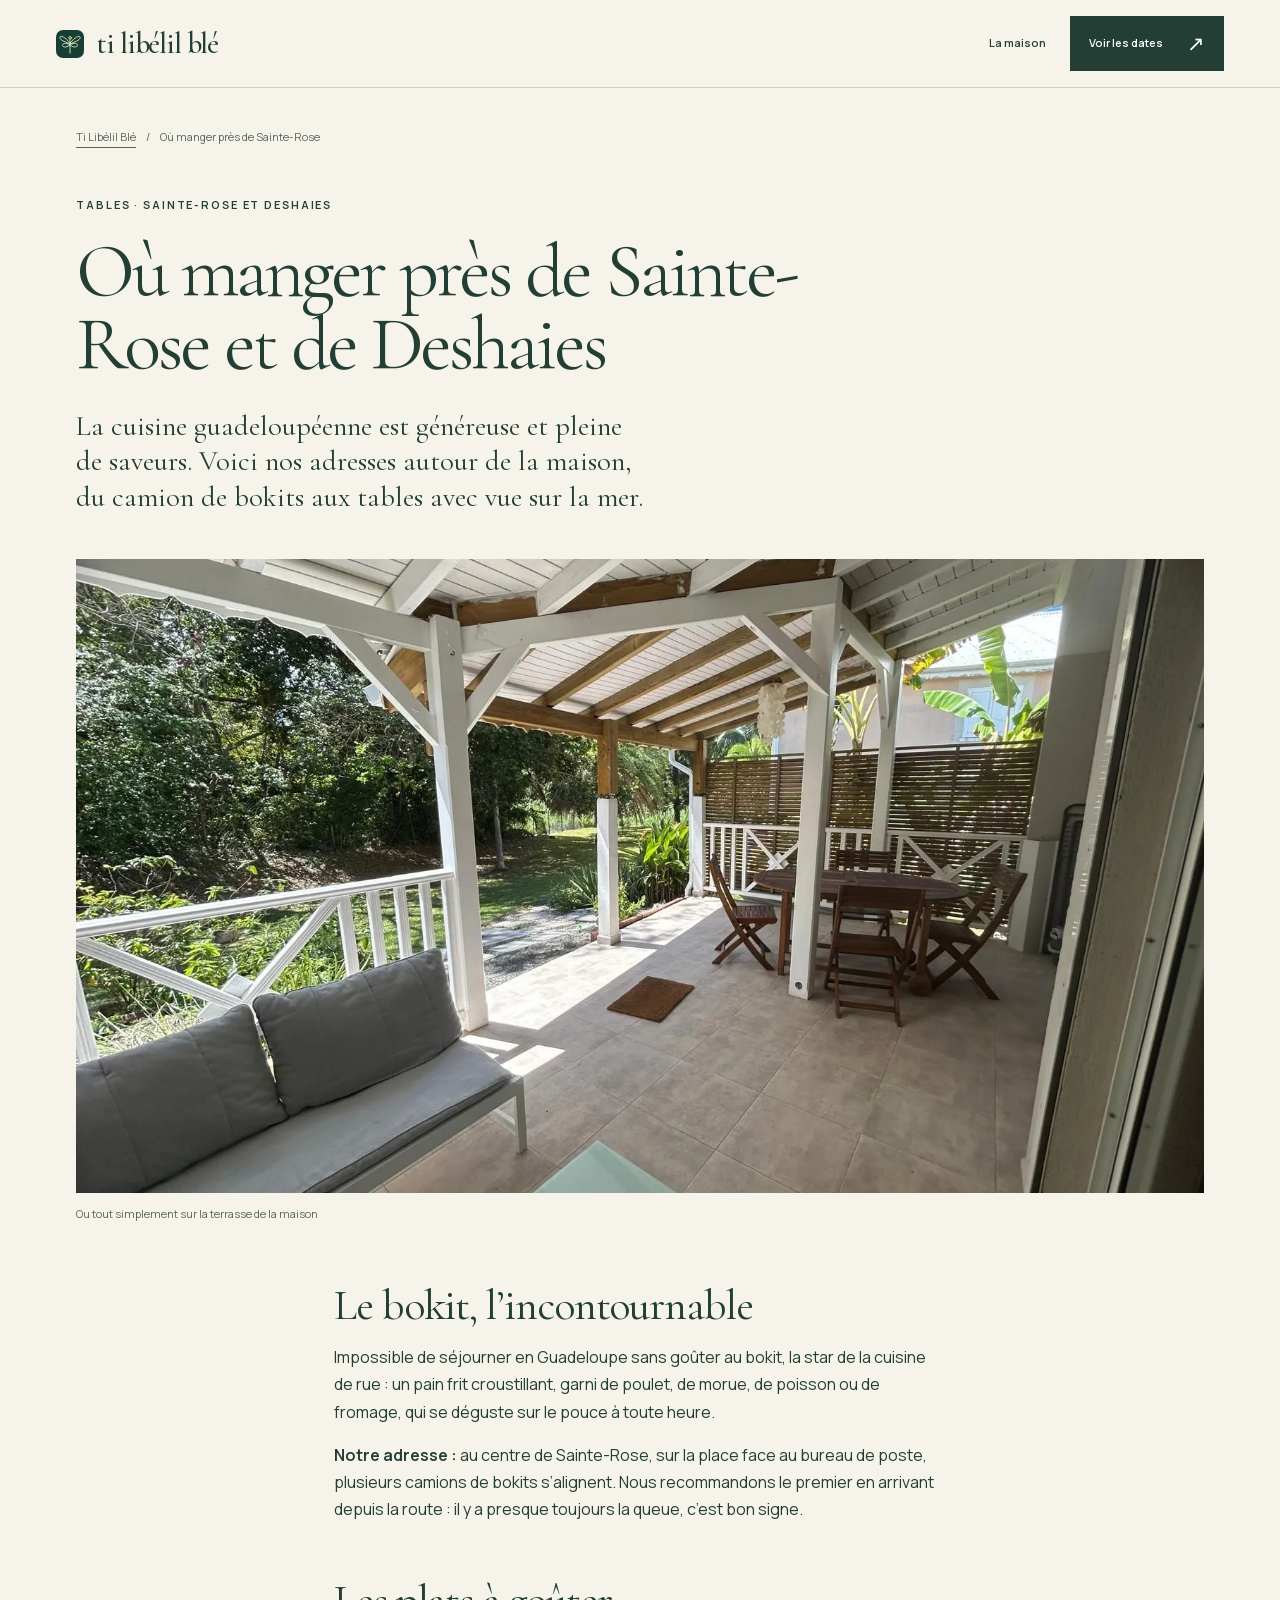
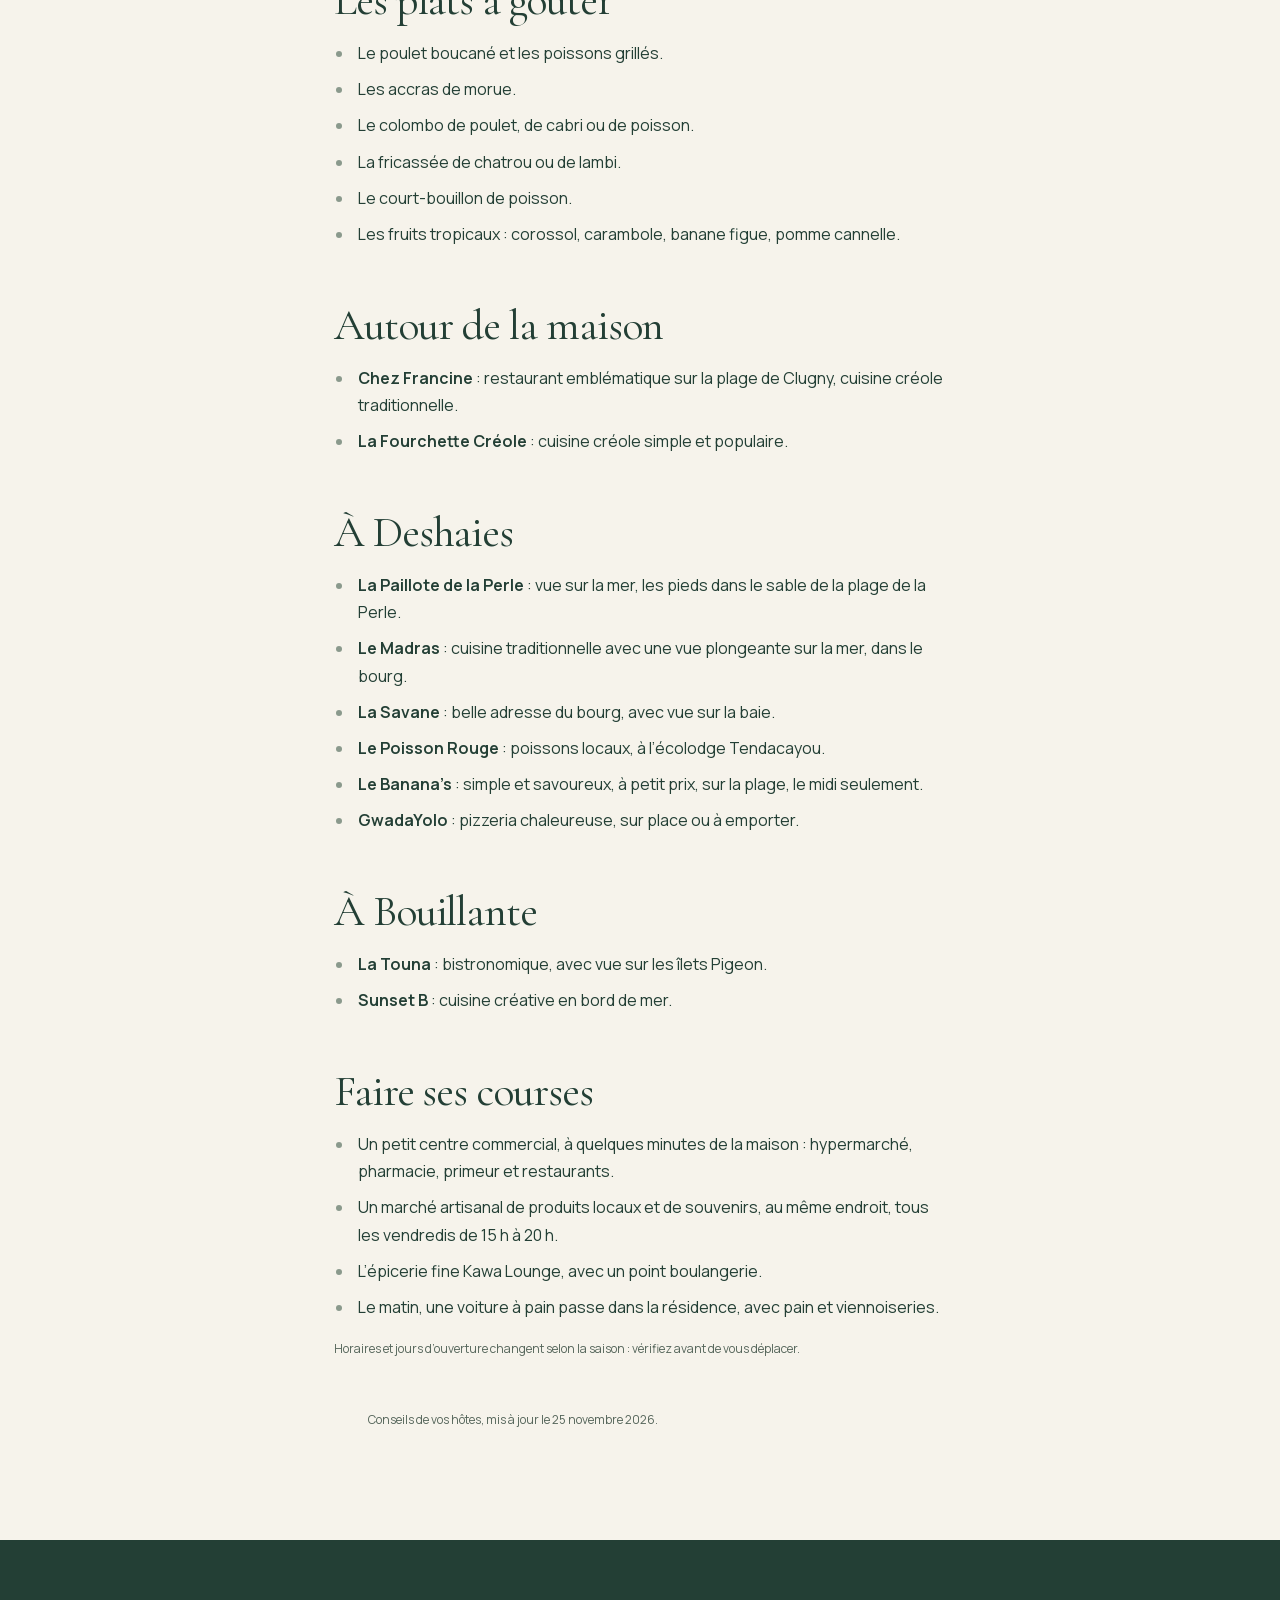
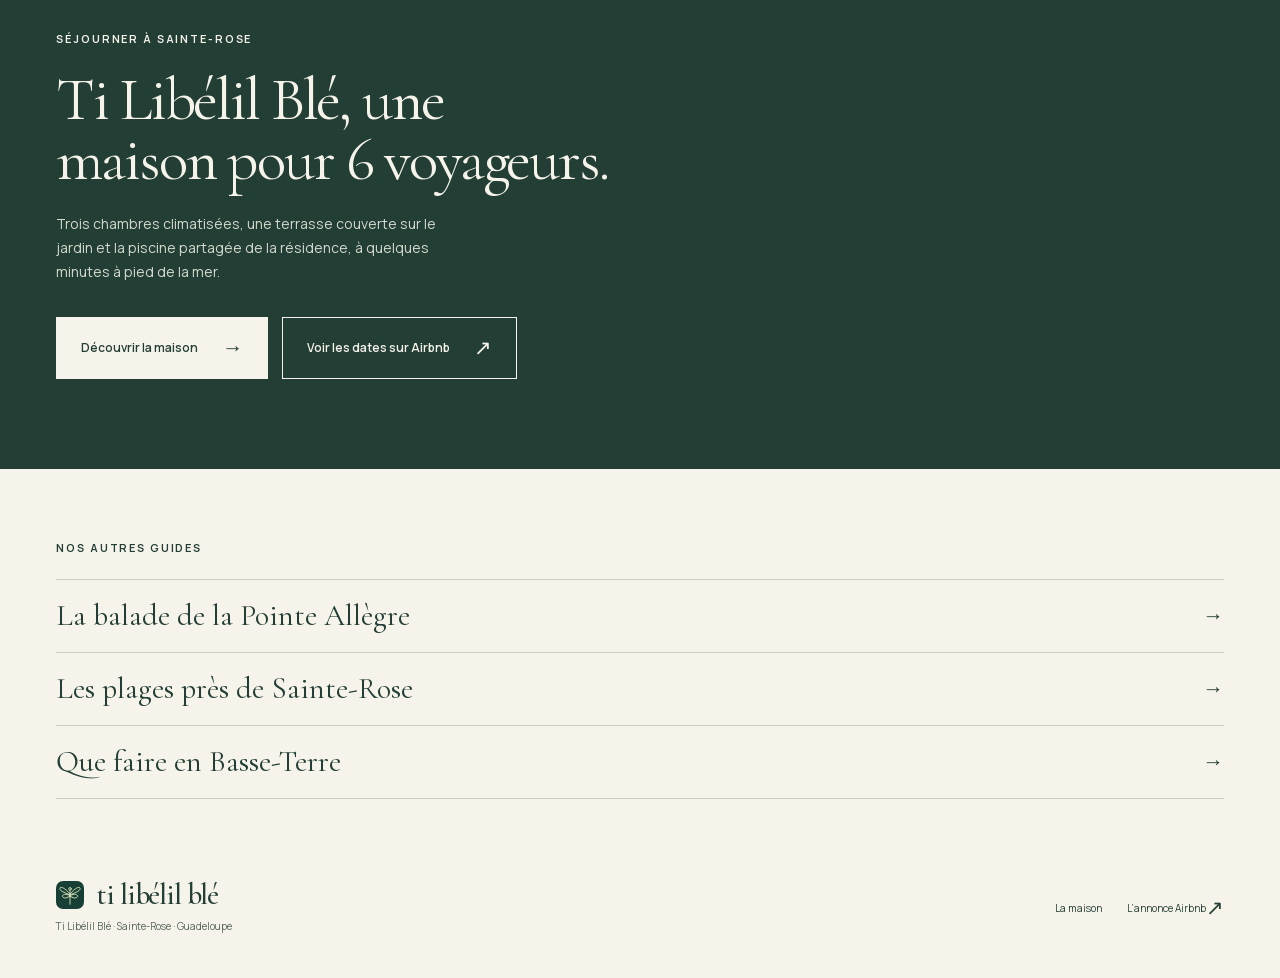
<file: ou-manger-sainte-rose-deshaies/index.html>
<!doctype html>
<html lang="fr"><head><meta charset="utf-8"><meta name="viewport" content="width=device-width,initial-scale=1,viewport-fit=cover"><meta name="theme-color" content="#f6f3eb">
<meta http-equiv="Content-Security-Policy" content="default-src 'self'; script-src 'self'; style-src 'self'; img-src 'self'; font-src 'self'; connect-src 'none'; object-src 'none'; base-uri 'none'; form-action 'none'; frame-src 'none'">
<title>Où manger à Sainte-Rose et Deshaies : bokit, cuisine créole, poisson (Guadeloupe)</title><meta name="description" content="Le bokit de Sainte-Rose, les plats créoles à goûter, nos restaurants à Sainte-Rose, Deshaies et Bouillante, et où faire ses courses près de Ti Libélil Blé.">
<link rel="canonical" href="https://www.villa-tilibelilble.fr/ou-manger-sainte-rose-deshaies/"><meta name="robots" content="index, follow, max-image-preview:large">
<meta property="og:type" content="article"><meta property="og:locale" content="fr_FR"><meta property="og:site_name" content="Ti Libélil Blé"><meta property="og:title" content="Où manger près de Sainte-Rose et de Deshaies"><meta property="og:description" content="Le bokit de Sainte-Rose, les plats créoles à goûter, nos restaurants à Sainte-Rose, Deshaies et Bouillante, et où faire ses courses près de Ti Libélil Blé."><meta property="og:url" content="https://www.villa-tilibelilble.fr/ou-manger-sainte-rose-deshaies/"><meta property="og:image" content="https://www.villa-tilibelilble.fr/images/optimized/terrasse-villa-ti-libelil-ble-1600.webp"><meta name="twitter:card" content="summary_large_image">
<script type="application/ld+json">
[
 {
  "@context": "https://schema.org",
  "@type": "Article",
  "headline": "Où manger près de Sainte-Rose et de Deshaies",
  "description": "Le bokit de Sainte-Rose, les plats créoles à goûter, nos restaurants à Sainte-Rose, Deshaies et Bouillante, et où faire ses courses près de Ti Libélil Blé.",
  "inLanguage": "fr",
  "url": "https://www.villa-tilibelilble.fr/ou-manger-sainte-rose-deshaies/",
  "dateModified": "2026-11-25",
  "image": "https://www.villa-tilibelilble.fr/images/optimized/terrasse-villa-ti-libelil-ble-1600.webp",
  "author": {
   "@type": "Organization",
   "name": "Ti Libélil Blé",
   "url": "https://www.villa-tilibelilble.fr/"
  },
  "publisher": {
   "@type": "Organization",
   "name": "Ti Libélil Blé",
   "url": "https://www.villa-tilibelilble.fr/"
  },
  "about": {
   "@id": "https://www.villa-tilibelilble.fr/#villa"
  }
 },
 {
  "@context": "https://schema.org",
  "@type": "BreadcrumbList",
  "itemListElement": [
   {
    "@type": "ListItem",
    "position": 1,
    "name": "Ti Libélil Blé",
    "item": "https://www.villa-tilibelilble.fr/"
   },
   {
    "@type": "ListItem",
    "position": 2,
    "name": "Où manger près de Sainte-Rose",
    "item": "https://www.villa-tilibelilble.fr/ou-manger-sainte-rose-deshaies/"
   }
  ]
 }
]
</script>
<link rel="icon" href="/favicon.svg" type="image/svg+xml"><link rel="preload" href="/fonts/cormorant-garamond-latin-variable.woff2" as="font" type="font/woff2" crossorigin><link rel="stylesheet" href="/styles.css"></head>
<body class="guide-page"><a class="skip-link" href="#contenu">Aller au contenu</a>
<header class="site-header is-scrolled"><a class="brand" href="/" aria-label="Accueil · Ti Libélil Blé"><img src="/favicon.svg" width="28" height="32" alt=""><span>ti libélil blé</span></a><a class="guide-home" href="/">La maison</a><a class="button header-book" href="https://www.airbnb.fr/rooms/1626925353506606787" target="_blank" rel="noopener noreferrer">Voir les dates<span class="arrow" aria-hidden="true">↗</span></a></header>
<main id="contenu">
<article class="guide">
<nav class="guide-crumbs" aria-label="Fil d’Ariane"><a href="/">Ti Libélil Blé</a><span aria-hidden="true">/</span><span>Où manger près de Sainte-Rose</span></nav>
<header class="guide-head"><p class="eyebrow">TABLES · SAINTE-ROSE ET DESHAIES</p><h1>Où manger près de Sainte-Rose et de Deshaies</h1><p class="guide-chapo">La cuisine guadeloupéenne est généreuse et pleine de saveurs. Voici nos adresses autour de la maison, du camion de bokits aux tables avec vue sur la mer.</p></header>
<figure class="guide-hero"><img src="/images/optimized/terrasse-villa-ti-libelil-ble-1600.webp" srcset="/images/optimized/terrasse-villa-ti-libelil-ble-800.webp 800w, /images/optimized/terrasse-villa-ti-libelil-ble-1600.webp 1600w" sizes="(max-width:760px) 100vw, 1200px" width="1600" height="1200" alt="Terrasse couverte de Ti Libélil Blé avec table en bois, ouverte sur le jardin" fetchpriority="high" loading="eager" decoding="async"><figcaption>Ou tout simplement sur la terrasse de la maison</figcaption></figure>
<div class="guide-body">
<h2>Le bokit, l’incontournable</h2>
<p>Impossible de séjourner en Guadeloupe sans goûter au bokit, la star de la cuisine de rue : un pain frit croustillant, garni de poulet, de morue, de poisson ou de fromage, qui se déguste sur le pouce à toute heure.</p>
<p><strong>Notre adresse :</strong> au centre de Sainte-Rose, sur la place face au bureau de poste, plusieurs camions de bokits s’alignent. Nous recommandons le premier en arrivant depuis la route : il y a presque toujours la queue, c’est bon signe.</p>
<h2>Les plats à goûter</h2>
<ul>
<li>Le poulet boucané et les poissons grillés.</li>
<li>Les accras de morue.</li>
<li>Le colombo de poulet, de cabri ou de poisson.</li>
<li>La fricassée de chatrou ou de lambi.</li>
<li>Le court-bouillon de poisson.</li>
<li>Les fruits tropicaux : corossol, carambole, banane figue, pomme cannelle.</li>
</ul>
<h2>Autour de la maison</h2>
<ul>
<li><strong>Chez Francine</strong> : restaurant emblématique sur la plage de Clugny, cuisine créole traditionnelle.</li>
<li><strong>La Fourchette Créole</strong> : cuisine créole simple et populaire.</li>
</ul>
<h2>À Deshaies</h2>
<ul>
<li><strong>La Paillote de la Perle</strong> : vue sur la mer, les pieds dans le sable de la plage de la Perle.</li>
<li><strong>Le Madras</strong> : cuisine traditionnelle avec une vue plongeante sur la mer, dans le bourg.</li>
<li><strong>La Savane</strong> : belle adresse du bourg, avec vue sur la baie.</li>
<li><strong>Le Poisson Rouge</strong> : poissons locaux, à l’écolodge Tendacayou.</li>
<li><strong>Le Banana’s</strong> : simple et savoureux, à petit prix, sur la plage, le midi seulement.</li>
<li><strong>GwadaYolo</strong> : pizzeria chaleureuse, sur place ou à emporter.</li>
</ul>
<h2>À Bouillante</h2>
<ul>
<li><strong>La Touna</strong> : bistronomique, avec vue sur les îlets Pigeon.</li>
<li><strong>Sunset B</strong> : cuisine créative en bord de mer.</li>
</ul>
<h2>Faire ses courses</h2>
<ul>
<li>Un petit centre commercial, à quelques minutes de la maison : hypermarché, pharmacie, primeur et restaurants.</li>
<li>Un marché artisanal de produits locaux et de souvenirs, au même endroit, tous les vendredis de 15 h à 20 h.</li>
<li>L’épicerie fine Kawa Lounge, avec un point boulangerie.</li>
<li>Le matin, une voiture à pain passe dans la résidence, avec pain et viennoiseries.</li>
</ul>
<p class="guide-small">Horaires et jours d’ouverture changent selon la saison : vérifiez avant de vous déplacer.</p>
</div>

<p class="guide-small guide-maj">Conseils de vos hôtes, mis à jour le 25 novembre 2026.</p>
</article>
<aside class="guide-stay" aria-labelledby="sejour-titre"><div><p class="eyebrow">SÉJOURNER À SAINTE-ROSE</p><h2 id="sejour-titre">Ti Libélil Blé, une maison pour 6 voyageurs.</h2><p>Trois chambres climatisées, une terrasse couverte sur le jardin et la piscine partagée de la résidence, à quelques minutes à pied de la mer.</p><div class="guide-stay-actions"><a class="button light" href="/">Découvrir la maison<span class="arrow" aria-hidden="true">→</span></a><a class="button outline" href="https://www.airbnb.fr/rooms/1626925353506606787" target="_blank" rel="noopener noreferrer">Voir les dates sur Airbnb<span class="arrow" aria-hidden="true">↗</span></a></div></div></aside>
<nav class="guide-more" aria-label="Autres guides"><p class="eyebrow">NOS AUTRES GUIDES</p><ul><li><a href="/balade-pointe-allegre/">La balade de la Pointe Allègre<span class="arrow" aria-hidden="true">→</span></a></li><li><a href="/plages-sainte-rose-deshaies/">Les plages près de Sainte-Rose<span class="arrow" aria-hidden="true">→</span></a></li><li><a href="/que-faire-basse-terre/">Que faire en Basse-Terre<span class="arrow" aria-hidden="true">→</span></a></li></ul></nav>
</main>
<footer class="footer"><div><a class="brand" href="/" aria-label="Accueil · Ti Libélil Blé"><img src="/favicon.svg" width="28" height="32" alt=""><span>ti libélil blé</span></a><small>Ti Libélil Blé · Sainte-Rose · Guadeloupe</small></div><div class="footer-links"><a href="/">La maison</a><a href="https://www.airbnb.fr/rooms/1626925353506606787" target="_blank" rel="noopener noreferrer">L’annonce Airbnb<span class="arrow" aria-hidden="true">↗</span></a></div></footer>
</body></html>
</file>
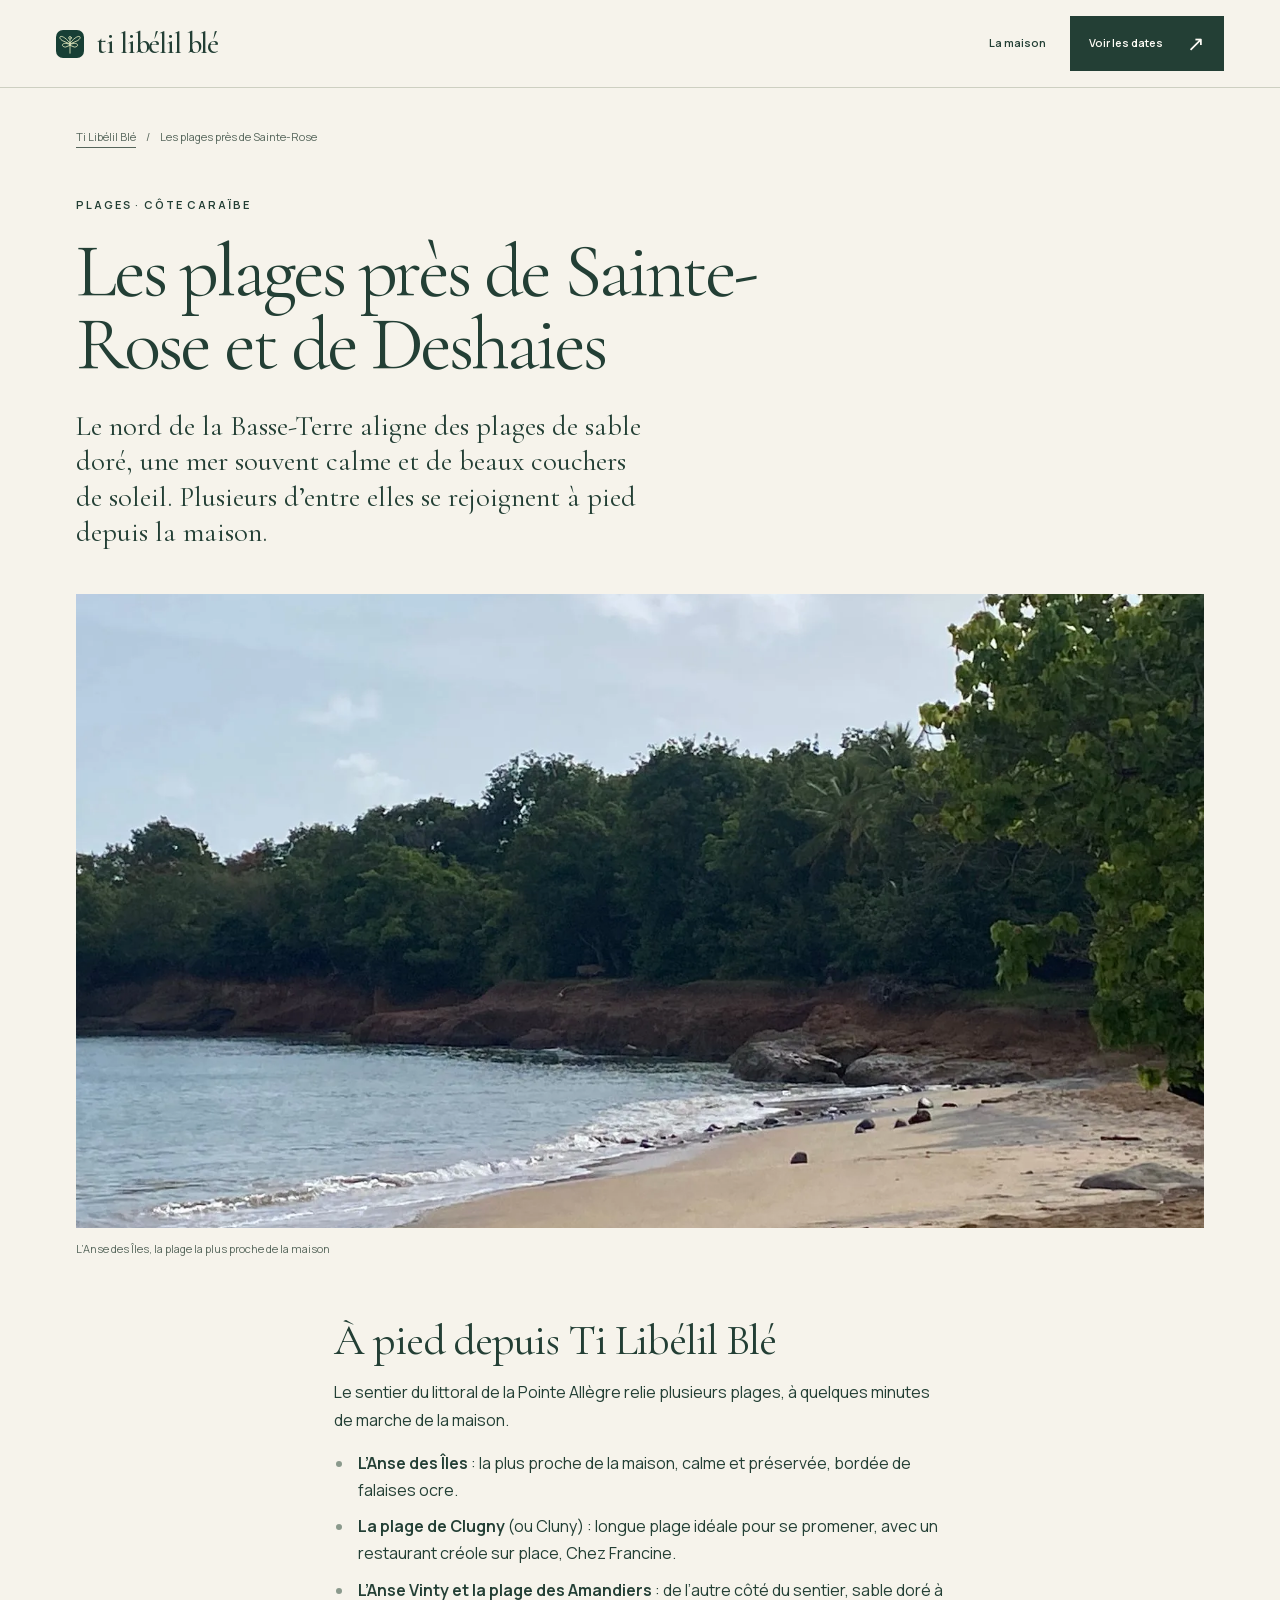
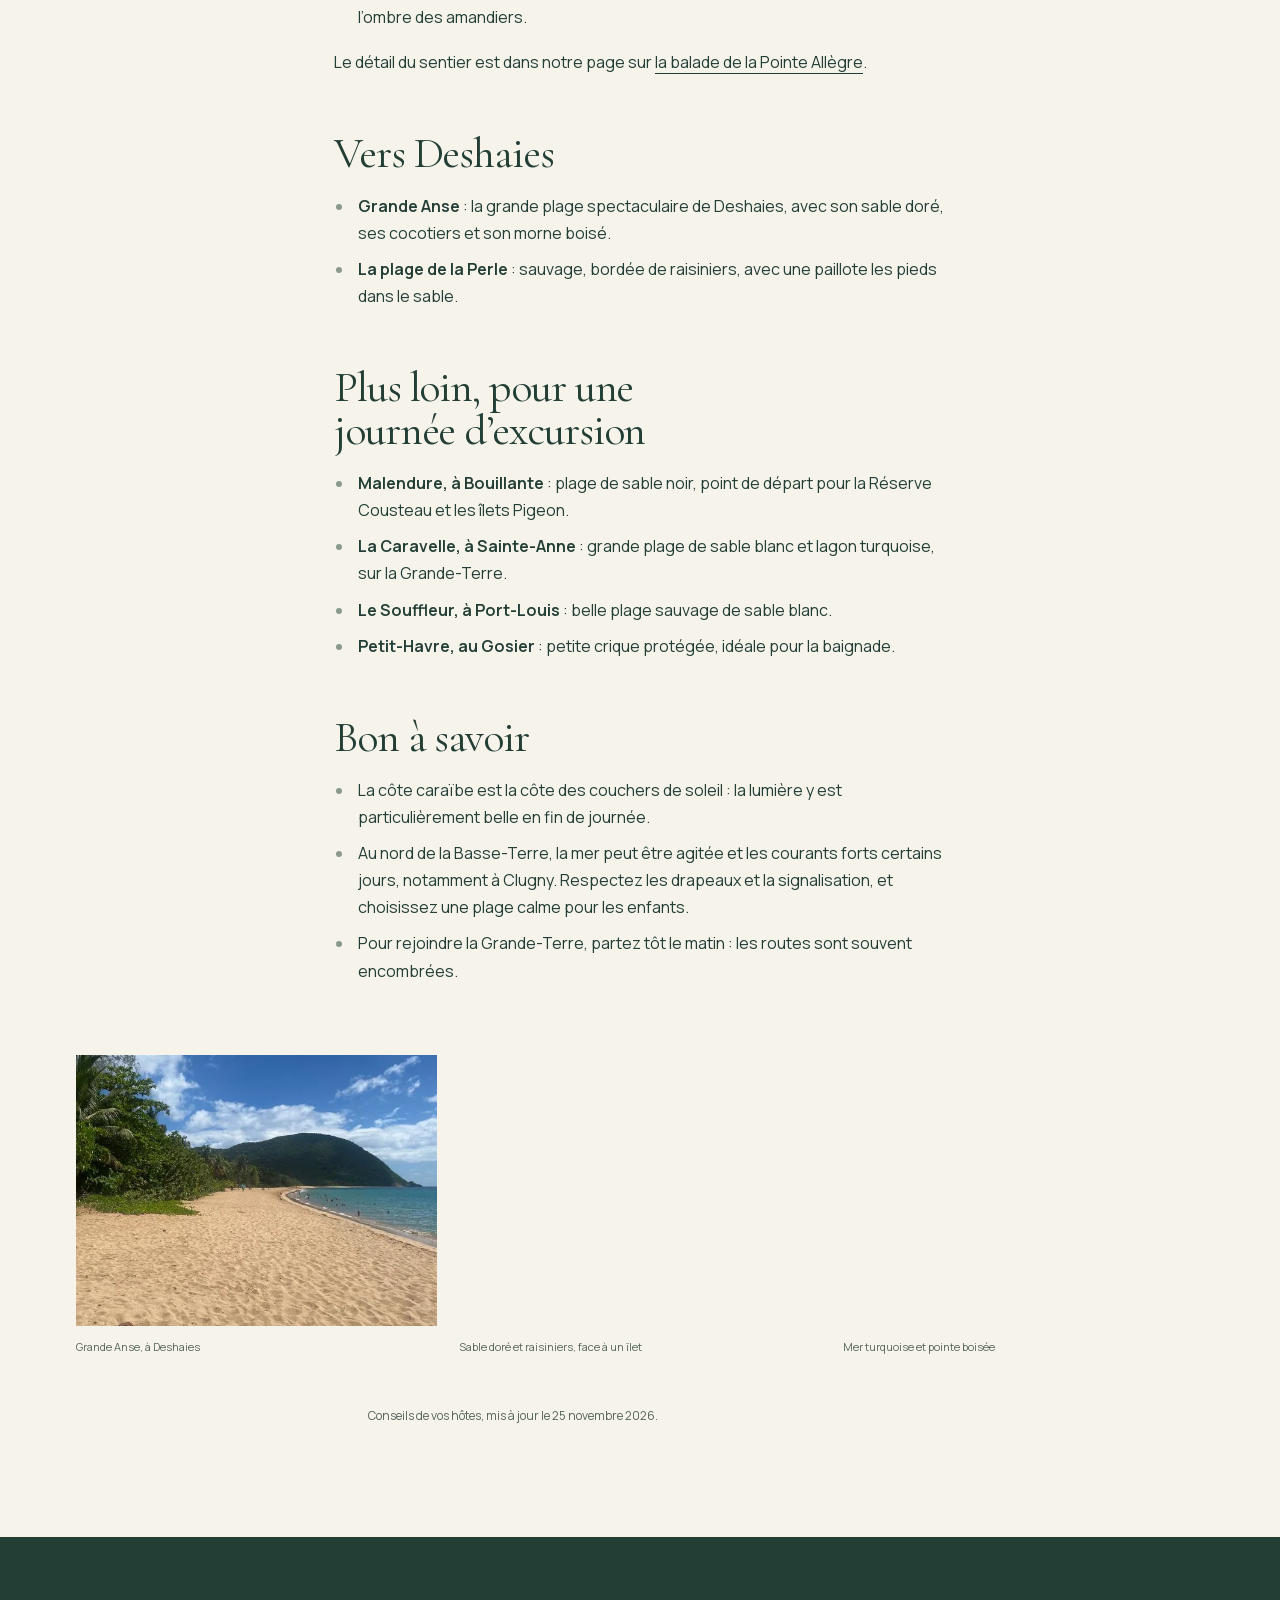
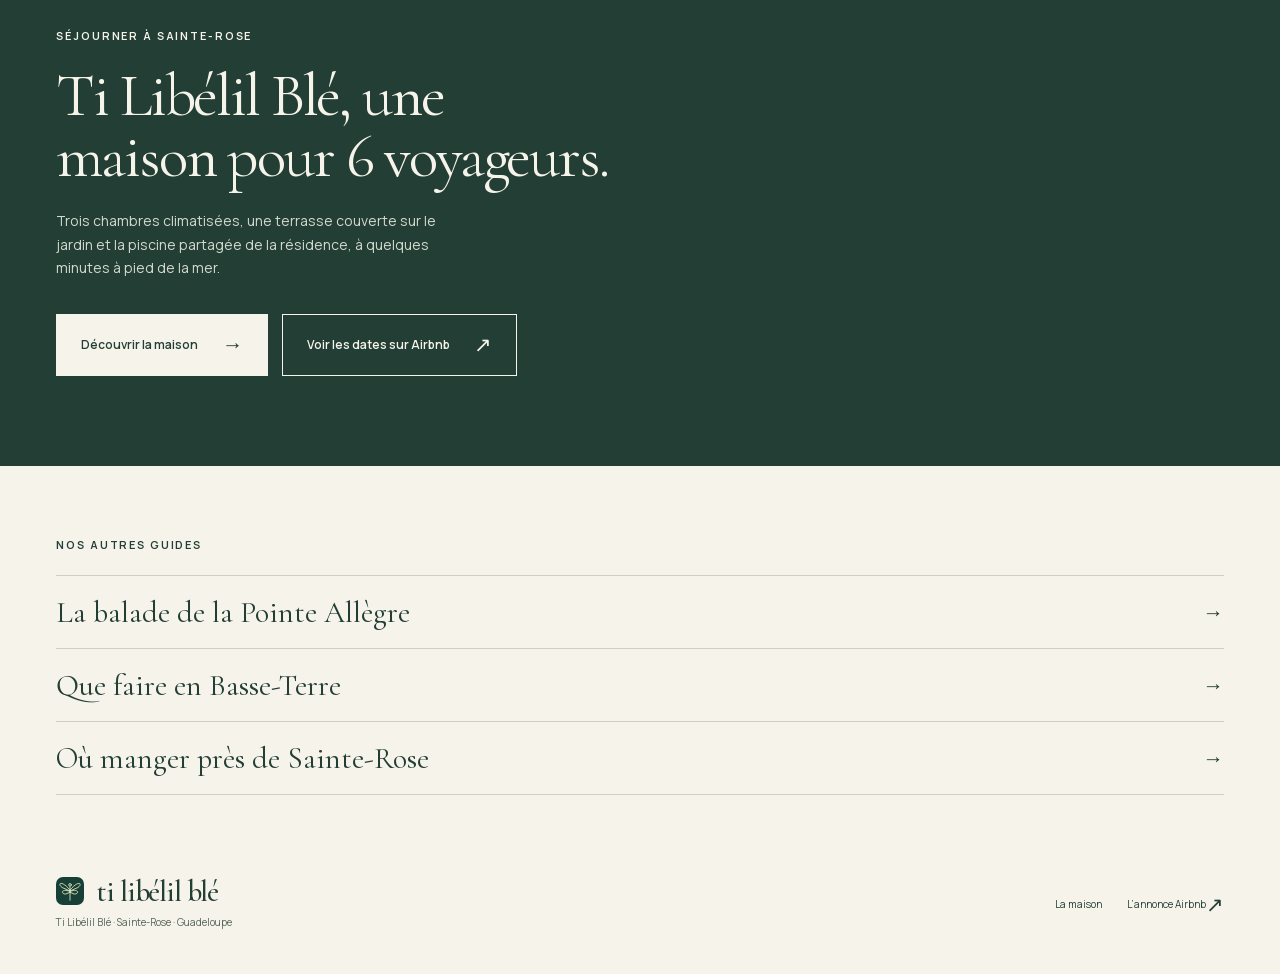
<file: plages-sainte-rose-deshaies/index.html>
<!doctype html>
<html lang="fr"><head><meta charset="utf-8"><meta name="viewport" content="width=device-width,initial-scale=1,viewport-fit=cover"><meta name="theme-color" content="#f6f3eb">
<meta http-equiv="Content-Security-Policy" content="default-src 'self'; script-src 'self'; style-src 'self'; img-src 'self'; font-src 'self'; connect-src 'none'; object-src 'none'; base-uri 'none'; form-action 'none'; frame-src 'none'">
<title>Plages près de Sainte-Rose et de Deshaies (Guadeloupe)</title><meta name="description" content="Les plages au nord de la Basse-Terre : Anse des Îles, Clugny, les Amandiers, Grande Anse, la Perle. Lesquelles se rejoignent à pied depuis Ti Libélil Blé, et quelques conseils de baignade.">
<link rel="canonical" href="https://www.villa-tilibelilble.fr/plages-sainte-rose-deshaies/"><meta name="robots" content="index, follow, max-image-preview:large">
<meta property="og:type" content="article"><meta property="og:locale" content="fr_FR"><meta property="og:site_name" content="Ti Libélil Blé"><meta property="og:title" content="Les plages près de Sainte-Rose et de Deshaies"><meta property="og:description" content="Les plages au nord de la Basse-Terre : Anse des Îles, Clugny, les Amandiers, Grande Anse, la Perle. Lesquelles se rejoignent à pied depuis Ti Libélil Blé, et quelques conseils de baignade."><meta property="og:url" content="https://www.villa-tilibelilble.fr/plages-sainte-rose-deshaies/"><meta property="og:image" content="https://www.villa-tilibelilble.fr/images/optimized/plage-du-sentier-falaises-ocre-1600.webp"><meta name="twitter:card" content="summary_large_image">
<script type="application/ld+json">
[
 {
  "@context": "https://schema.org",
  "@type": "Article",
  "headline": "Les plages près de Sainte-Rose et de Deshaies",
  "description": "Les plages au nord de la Basse-Terre : Anse des Îles, Clugny, les Amandiers, Grande Anse, la Perle. Lesquelles se rejoignent à pied depuis Ti Libélil Blé, et quelques conseils de baignade.",
  "inLanguage": "fr",
  "url": "https://www.villa-tilibelilble.fr/plages-sainte-rose-deshaies/",
  "dateModified": "2026-11-25",
  "image": "https://www.villa-tilibelilble.fr/images/optimized/plage-du-sentier-falaises-ocre-1600.webp",
  "author": {
   "@type": "Organization",
   "name": "Ti Libélil Blé",
   "url": "https://www.villa-tilibelilble.fr/"
  },
  "publisher": {
   "@type": "Organization",
   "name": "Ti Libélil Blé",
   "url": "https://www.villa-tilibelilble.fr/"
  },
  "about": {
   "@id": "https://www.villa-tilibelilble.fr/#villa"
  }
 },
 {
  "@context": "https://schema.org",
  "@type": "BreadcrumbList",
  "itemListElement": [
   {
    "@type": "ListItem",
    "position": 1,
    "name": "Ti Libélil Blé",
    "item": "https://www.villa-tilibelilble.fr/"
   },
   {
    "@type": "ListItem",
    "position": 2,
    "name": "Les plages près de Sainte-Rose",
    "item": "https://www.villa-tilibelilble.fr/plages-sainte-rose-deshaies/"
   }
  ]
 }
]
</script>
<link rel="icon" href="/favicon.svg" type="image/svg+xml"><link rel="preload" href="/fonts/cormorant-garamond-latin-variable.woff2" as="font" type="font/woff2" crossorigin><link rel="stylesheet" href="/styles.css"></head>
<body class="guide-page"><a class="skip-link" href="#contenu">Aller au contenu</a>
<header class="site-header is-scrolled"><a class="brand" href="/" aria-label="Accueil · Ti Libélil Blé"><img src="/favicon.svg" width="28" height="32" alt=""><span>ti libélil blé</span></a><a class="guide-home" href="/">La maison</a><a class="button header-book" href="https://www.airbnb.fr/rooms/1626925353506606787" target="_blank" rel="noopener noreferrer">Voir les dates<span class="arrow" aria-hidden="true">↗</span></a></header>
<main id="contenu">
<article class="guide">
<nav class="guide-crumbs" aria-label="Fil d’Ariane"><a href="/">Ti Libélil Blé</a><span aria-hidden="true">/</span><span>Les plages près de Sainte-Rose</span></nav>
<header class="guide-head"><p class="eyebrow">PLAGES · CÔTE CARAÏBE</p><h1>Les plages près de Sainte-Rose et de Deshaies</h1><p class="guide-chapo">Le nord de la Basse-Terre aligne des plages de sable doré, une mer souvent calme et de beaux couchers de soleil. Plusieurs d’entre elles se rejoignent à pied depuis la maison.</p></header>
<figure class="guide-hero"><img src="/images/optimized/plage-du-sentier-falaises-ocre-1600.webp" srcset="/images/optimized/plage-du-sentier-falaises-ocre-800.webp 800w, /images/optimized/plage-du-sentier-falaises-ocre-1600.webp 1600w" sizes="(max-width:760px) 100vw, 1200px" width="1600" height="1200" alt="L’Anse des Îles, plage de sable doré bordée de falaises ocre et de forêt" fetchpriority="high" loading="eager" decoding="async"><figcaption>L’Anse des Îles, la plage la plus proche de la maison</figcaption></figure>
<div class="guide-body">
<h2>À pied depuis Ti Libélil Blé</h2>
<p>Le sentier du littoral de la Pointe Allègre relie plusieurs plages, à quelques minutes de marche de la maison.</p>
<ul>
<li><strong>L’Anse des Îles</strong> : la plus proche de la maison, calme et préservée, bordée de falaises ocre.</li>
<li><strong>La plage de Clugny</strong> (ou Cluny) : longue plage idéale pour se promener, avec un restaurant créole sur place, Chez Francine.</li>
<li><strong>L’Anse Vinty et la plage des Amandiers</strong> : de l’autre côté du sentier, sable doré à l’ombre des amandiers.</li>
</ul>
<p>Le détail du sentier est dans notre page sur <a href="/balade-pointe-allegre/">la balade de la Pointe Allègre</a>.</p>
<h2>Vers Deshaies</h2>
<ul>
<li><strong>Grande Anse</strong> : la grande plage spectaculaire de Deshaies, avec son sable doré, ses cocotiers et son morne boisé.</li>
<li><strong>La plage de la Perle</strong> : sauvage, bordée de raisiniers, avec une paillote les pieds dans le sable.</li>
</ul>
<h2>Plus loin, pour une journée d’excursion</h2>
<ul>
<li><strong>Malendure, à Bouillante</strong> : plage de sable noir, point de départ pour la Réserve Cousteau et les îlets Pigeon.</li>
<li><strong>La Caravelle, à Sainte-Anne</strong> : grande plage de sable blanc et lagon turquoise, sur la Grande-Terre.</li>
<li><strong>Le Souffleur, à Port-Louis</strong> : belle plage sauvage de sable blanc.</li>
<li><strong>Petit-Havre, au Gosier</strong> : petite crique protégée, idéale pour la baignade.</li>
</ul>
<h2>Bon à savoir</h2>
<ul>
<li>La côte caraïbe est la côte des couchers de soleil : la lumière y est particulièrement belle en fin de journée.</li>
<li>Au nord de la Basse-Terre, la mer peut être agitée et les courants forts certains jours, notamment à Clugny. Respectez les drapeaux et la signalisation, et choisissez une plage calme pour les enfants.</li>
<li>Pour rejoindre la Grande-Terre, partez tôt le matin : les routes sont souvent encombrées.</li>
</ul>
</div>
<div class="guide-photos"><figure><img src="/images/optimized/plage-grande-anse-deshaies-1600.webp" srcset="/images/optimized/plage-grande-anse-deshaies-800.webp 600w, /images/optimized/plage-grande-anse-deshaies-1600.webp 1200w" sizes="(max-width:760px) 100vw, 33vw" width="1200" height="1600" alt="Grande Anse à Deshaies : longue plage de sable doré, cocotiers et morne boisé" loading="lazy" decoding="async"><figcaption>Grande Anse, à Deshaies</figcaption></figure><figure><img src="/images/optimized/plage-cote-caraibe-ilet-1-1600.webp" srcset="/images/optimized/plage-cote-caraibe-ilet-1-800.webp 800w, /images/optimized/plage-cote-caraibe-ilet-1-1600.webp 1600w" sizes="(max-width:760px) 100vw, 33vw" width="1600" height="1200" alt="Plage de sable doré bordée de raisiniers, avec un îlet au large" loading="lazy" decoding="async"><figcaption>Sable doré et raisiniers, face à un îlet</figcaption></figure><figure><img src="/images/optimized/plage-cote-caraibe-ilet-2-1600.webp" srcset="/images/optimized/plage-cote-caraibe-ilet-2-800.webp 800w, /images/optimized/plage-cote-caraibe-ilet-2-1600.webp 1600w" sizes="(max-width:760px) 100vw, 33vw" width="1600" height="1200" alt="Mer turquoise, sable doré et pointe boisée, avec un îlet à l’horizon" loading="lazy" decoding="async"><figcaption>Mer turquoise et pointe boisée</figcaption></figure></div>
<p class="guide-small guide-maj">Conseils de vos hôtes, mis à jour le 25 novembre 2026.</p>
</article>
<aside class="guide-stay" aria-labelledby="sejour-titre"><div><p class="eyebrow">SÉJOURNER À SAINTE-ROSE</p><h2 id="sejour-titre">Ti Libélil Blé, une maison pour 6 voyageurs.</h2><p>Trois chambres climatisées, une terrasse couverte sur le jardin et la piscine partagée de la résidence, à quelques minutes à pied de la mer.</p><div class="guide-stay-actions"><a class="button light" href="/">Découvrir la maison<span class="arrow" aria-hidden="true">→</span></a><a class="button outline" href="https://www.airbnb.fr/rooms/1626925353506606787" target="_blank" rel="noopener noreferrer">Voir les dates sur Airbnb<span class="arrow" aria-hidden="true">↗</span></a></div></div></aside>
<nav class="guide-more" aria-label="Autres guides"><p class="eyebrow">NOS AUTRES GUIDES</p><ul><li><a href="/balade-pointe-allegre/">La balade de la Pointe Allègre<span class="arrow" aria-hidden="true">→</span></a></li><li><a href="/que-faire-basse-terre/">Que faire en Basse-Terre<span class="arrow" aria-hidden="true">→</span></a></li><li><a href="/ou-manger-sainte-rose-deshaies/">Où manger près de Sainte-Rose<span class="arrow" aria-hidden="true">→</span></a></li></ul></nav>
</main>
<footer class="footer"><div><a class="brand" href="/" aria-label="Accueil · Ti Libélil Blé"><img src="/favicon.svg" width="28" height="32" alt=""><span>ti libélil blé</span></a><small>Ti Libélil Blé · Sainte-Rose · Guadeloupe</small></div><div class="footer-links"><a href="/">La maison</a><a href="https://www.airbnb.fr/rooms/1626925353506606787" target="_blank" rel="noopener noreferrer">L’annonce Airbnb<span class="arrow" aria-hidden="true">↗</span></a></div></footer>
</body></html>
</file>
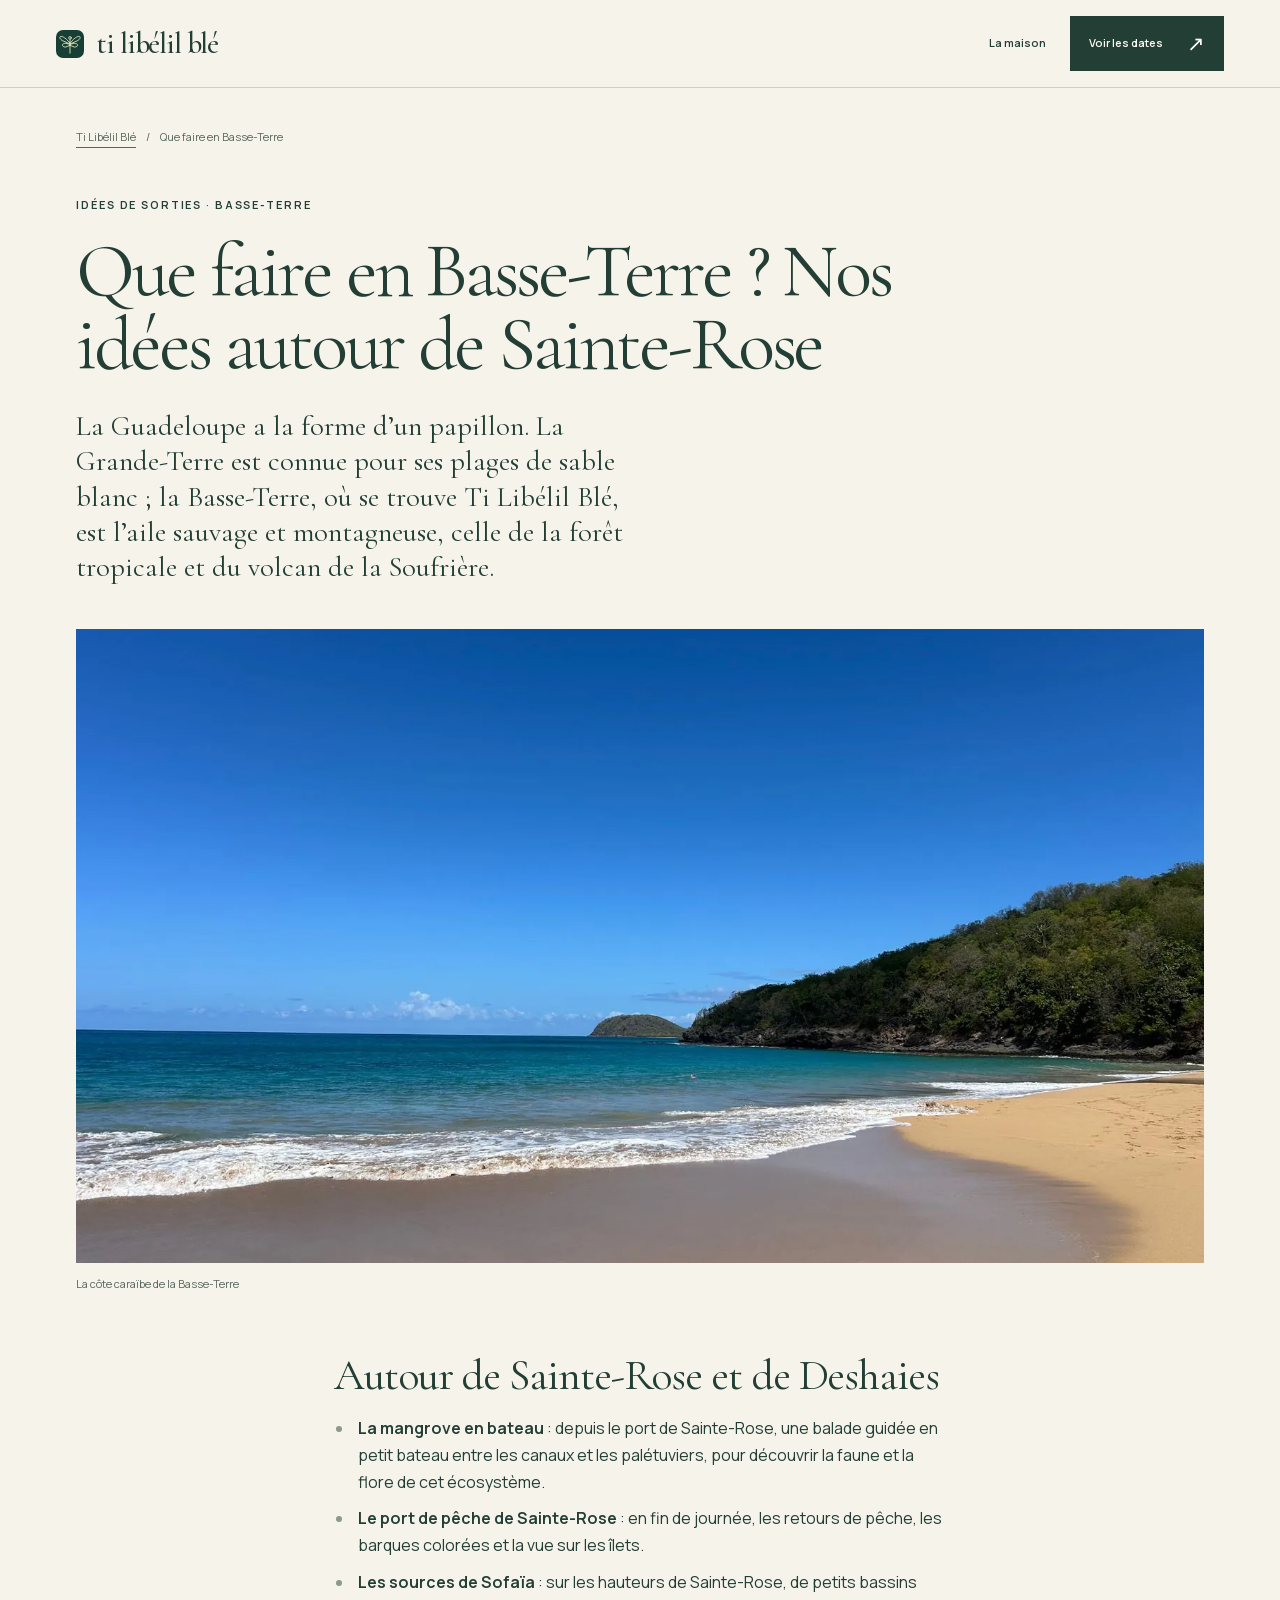
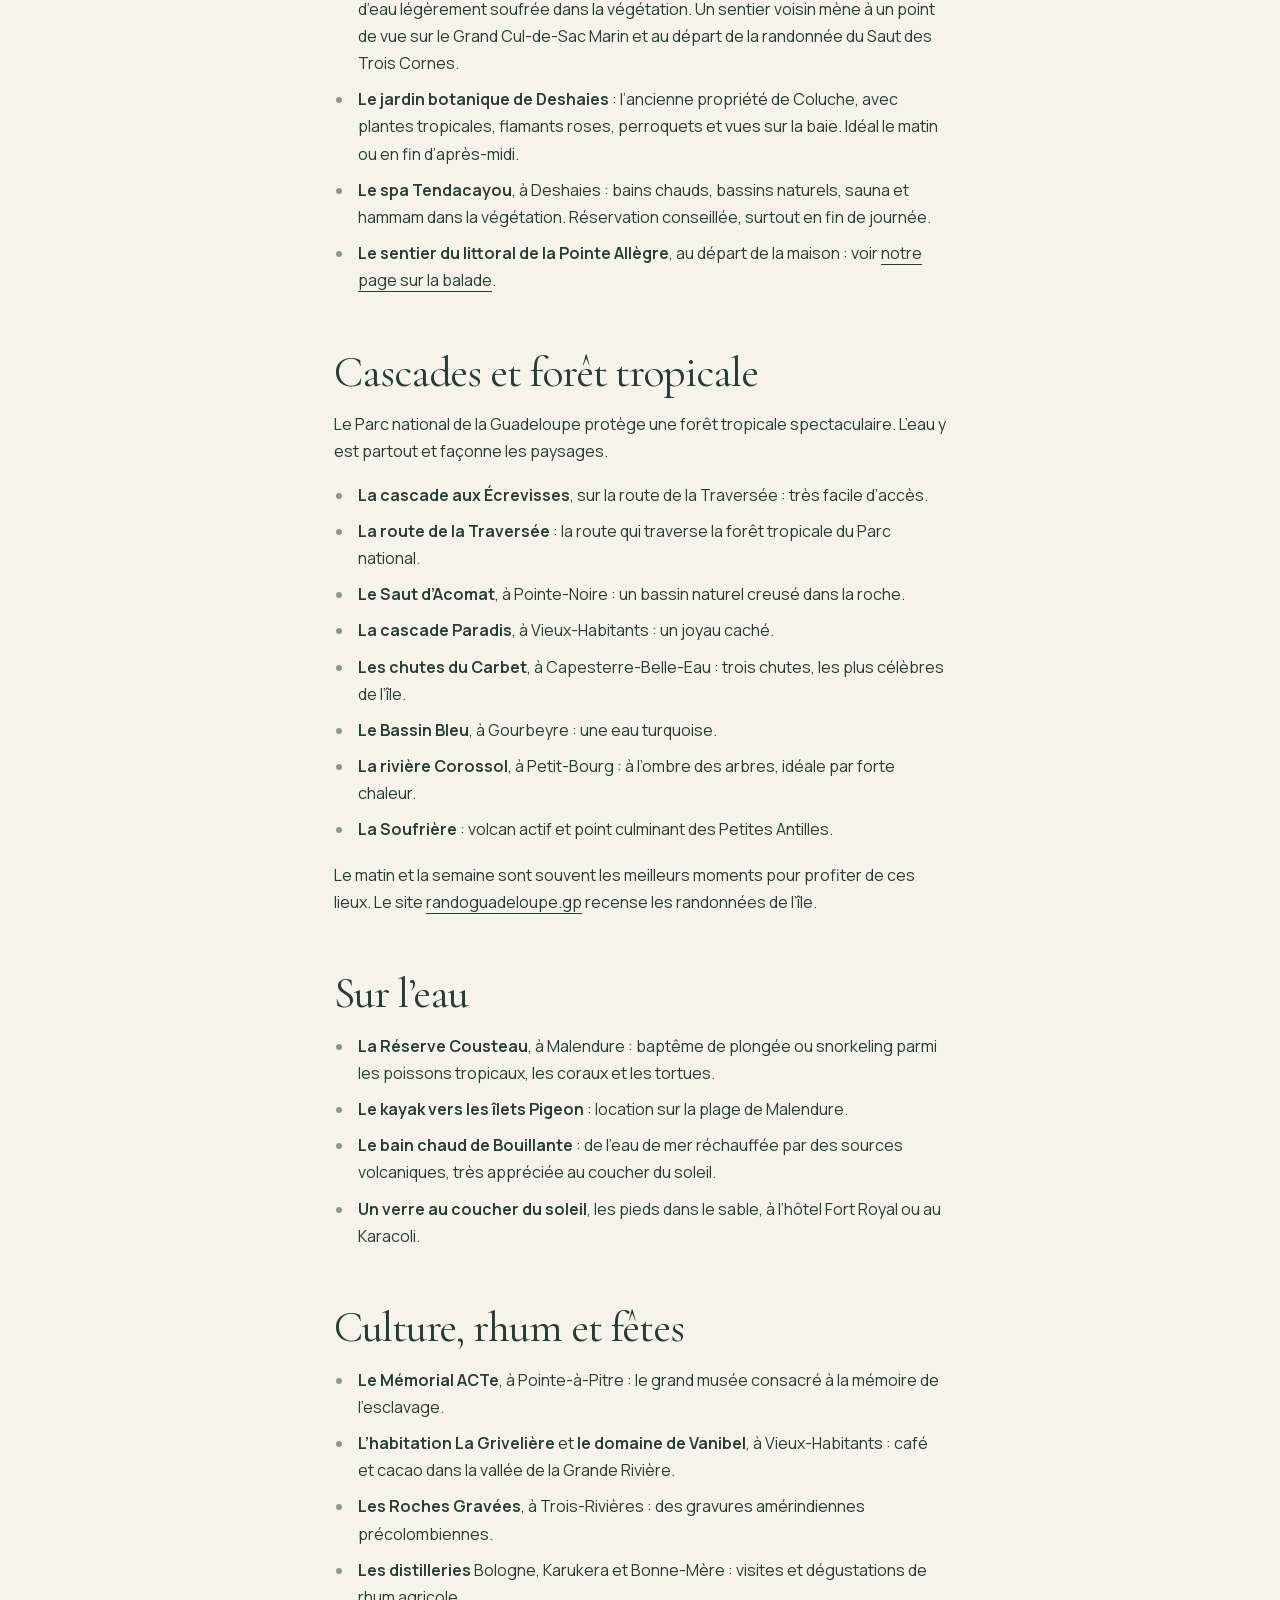
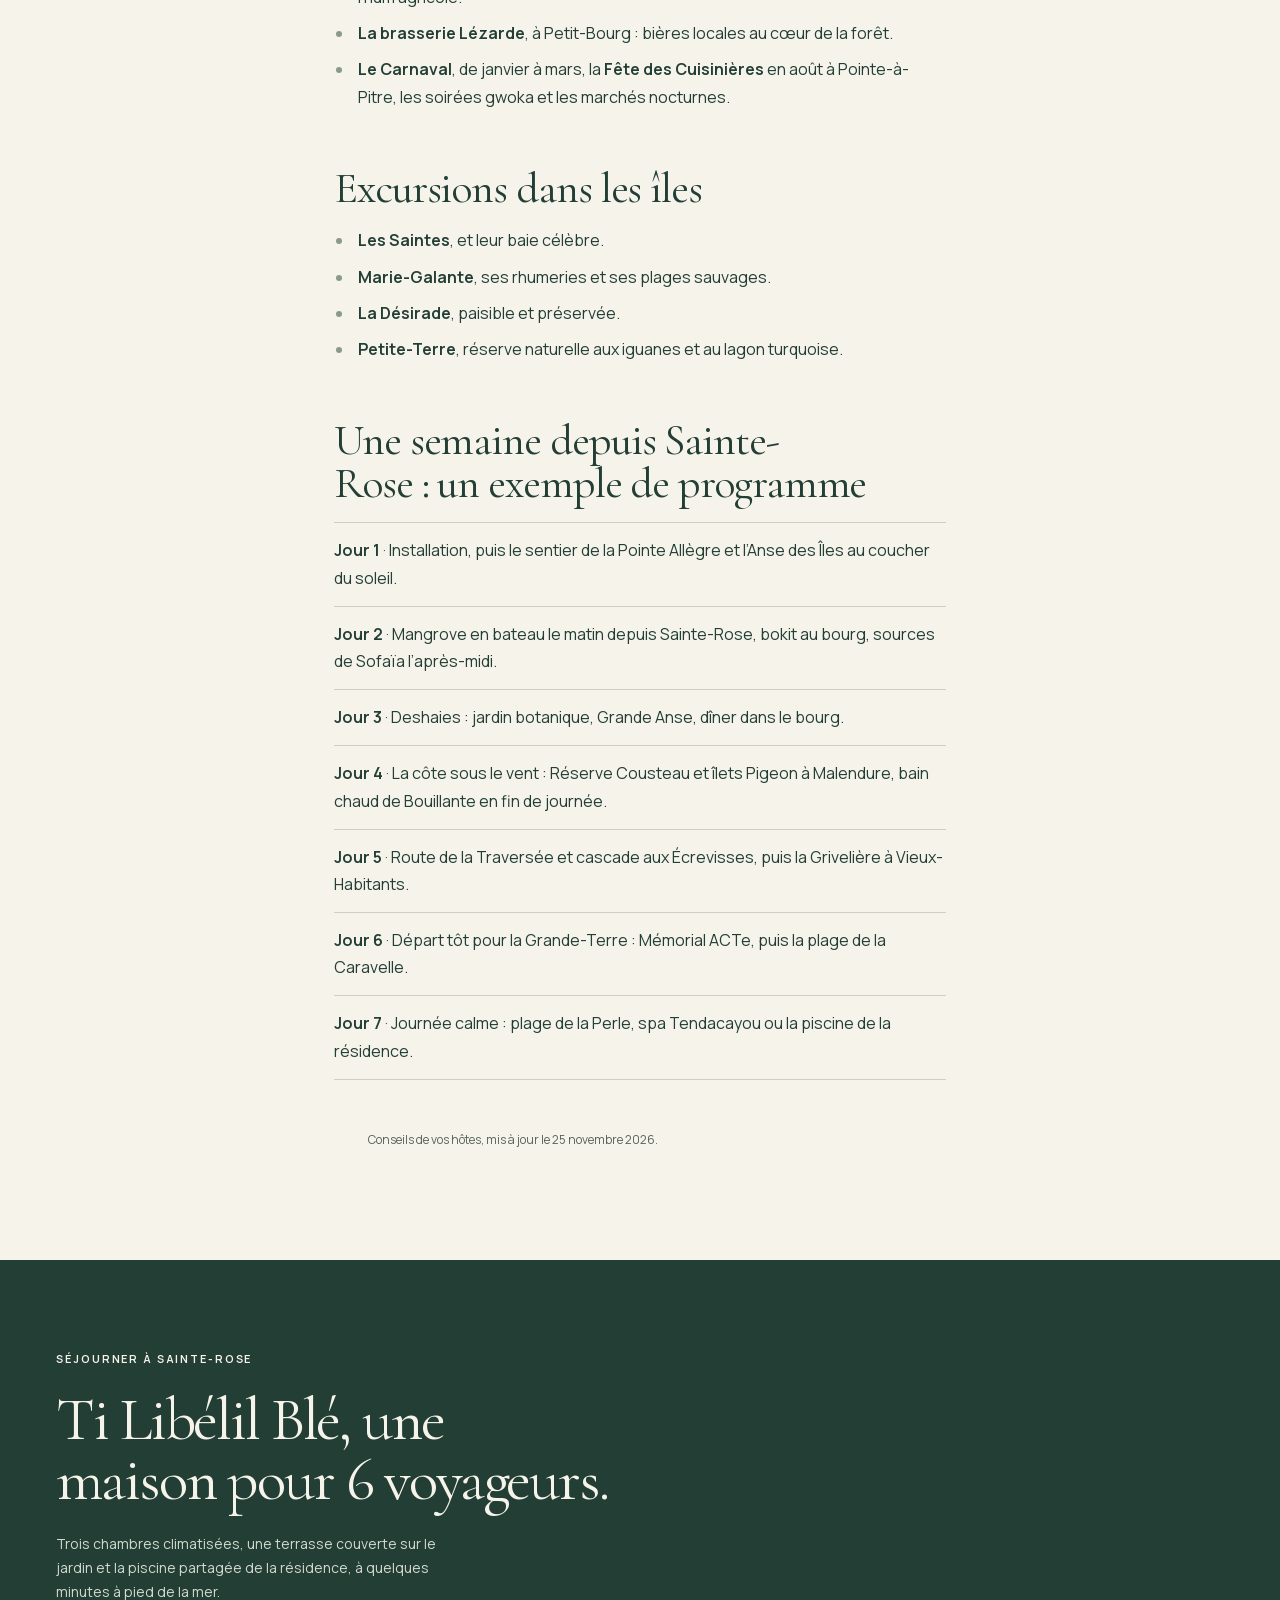
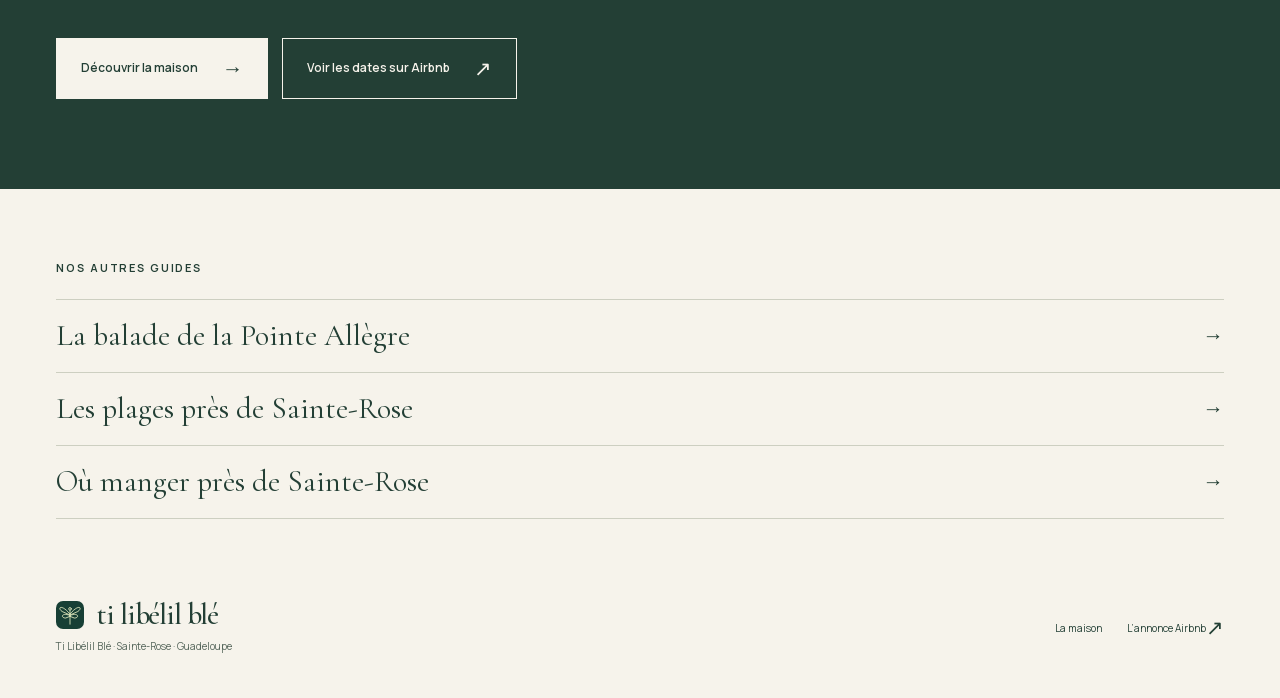
<file: que-faire-basse-terre/index.html>
<!doctype html>
<html lang="fr"><head><meta charset="utf-8"><meta name="viewport" content="width=device-width,initial-scale=1,viewport-fit=cover"><meta name="theme-color" content="#f6f3eb">
<meta http-equiv="Content-Security-Policy" content="default-src 'self'; script-src 'self'; style-src 'self'; img-src 'self'; font-src 'self'; connect-src 'none'; object-src 'none'; base-uri 'none'; form-action 'none'; frame-src 'none'">
<title>Que faire en Basse-Terre autour de Sainte-Rose et Deshaies (Guadeloupe)</title><meta name="description" content="Cascades, forêt tropicale, Réserve Cousteau, mangrove, bain chaud, rhum et culture : nos idées de sorties en Basse-Terre depuis Sainte-Rose, et un exemple de programme pour une semaine.">
<link rel="canonical" href="https://www.villa-tilibelilble.fr/que-faire-basse-terre/"><meta name="robots" content="index, follow, max-image-preview:large">
<meta property="og:type" content="article"><meta property="og:locale" content="fr_FR"><meta property="og:site_name" content="Ti Libélil Blé"><meta property="og:title" content="Que faire en Basse-Terre ? Nos idées autour de Sainte-Rose"><meta property="og:description" content="Cascades, forêt tropicale, Réserve Cousteau, mangrove, bain chaud, rhum et culture : nos idées de sorties en Basse-Terre depuis Sainte-Rose, et un exemple de programme pour une semaine."><meta property="og:url" content="https://www.villa-tilibelilble.fr/que-faire-basse-terre/"><meta property="og:image" content="https://www.villa-tilibelilble.fr/images/optimized/plage-cote-caraibe-ilet-2-1600.webp"><meta name="twitter:card" content="summary_large_image">
<script type="application/ld+json">
[
 {
  "@context": "https://schema.org",
  "@type": "Article",
  "headline": "Que faire en Basse-Terre ? Nos idées autour de Sainte-Rose",
  "description": "Cascades, forêt tropicale, Réserve Cousteau, mangrove, bain chaud, rhum et culture : nos idées de sorties en Basse-Terre depuis Sainte-Rose, et un exemple de programme pour une semaine.",
  "inLanguage": "fr",
  "url": "https://www.villa-tilibelilble.fr/que-faire-basse-terre/",
  "dateModified": "2026-11-25",
  "image": "https://www.villa-tilibelilble.fr/images/optimized/plage-cote-caraibe-ilet-2-1600.webp",
  "author": {
   "@type": "Organization",
   "name": "Ti Libélil Blé",
   "url": "https://www.villa-tilibelilble.fr/"
  },
  "publisher": {
   "@type": "Organization",
   "name": "Ti Libélil Blé",
   "url": "https://www.villa-tilibelilble.fr/"
  },
  "about": {
   "@id": "https://www.villa-tilibelilble.fr/#villa"
  }
 },
 {
  "@context": "https://schema.org",
  "@type": "BreadcrumbList",
  "itemListElement": [
   {
    "@type": "ListItem",
    "position": 1,
    "name": "Ti Libélil Blé",
    "item": "https://www.villa-tilibelilble.fr/"
   },
   {
    "@type": "ListItem",
    "position": 2,
    "name": "Que faire en Basse-Terre",
    "item": "https://www.villa-tilibelilble.fr/que-faire-basse-terre/"
   }
  ]
 }
]
</script>
<link rel="icon" href="/favicon.svg" type="image/svg+xml"><link rel="preload" href="/fonts/cormorant-garamond-latin-variable.woff2" as="font" type="font/woff2" crossorigin><link rel="stylesheet" href="/styles.css"></head>
<body class="guide-page"><a class="skip-link" href="#contenu">Aller au contenu</a>
<header class="site-header is-scrolled"><a class="brand" href="/" aria-label="Accueil · Ti Libélil Blé"><img src="/favicon.svg" width="28" height="32" alt=""><span>ti libélil blé</span></a><a class="guide-home" href="/">La maison</a><a class="button header-book" href="https://www.airbnb.fr/rooms/1626925353506606787" target="_blank" rel="noopener noreferrer">Voir les dates<span class="arrow" aria-hidden="true">↗</span></a></header>
<main id="contenu">
<article class="guide">
<nav class="guide-crumbs" aria-label="Fil d’Ariane"><a href="/">Ti Libélil Blé</a><span aria-hidden="true">/</span><span>Que faire en Basse-Terre</span></nav>
<header class="guide-head"><p class="eyebrow">IDÉES DE SORTIES · BASSE-TERRE</p><h1>Que faire en Basse-Terre ? Nos idées autour de Sainte-Rose</h1><p class="guide-chapo">La Guadeloupe a la forme d’un papillon. La Grande-Terre est connue pour ses plages de sable blanc ; la Basse-Terre, où se trouve Ti Libélil Blé, est l’aile sauvage et montagneuse, celle de la forêt tropicale et du volcan de la Soufrière.</p></header>
<figure class="guide-hero"><img src="/images/optimized/plage-cote-caraibe-ilet-2-1600.webp" srcset="/images/optimized/plage-cote-caraibe-ilet-2-800.webp 800w, /images/optimized/plage-cote-caraibe-ilet-2-1600.webp 1600w" sizes="(max-width:760px) 100vw, 1200px" width="1600" height="1200" alt="Mer turquoise et pointe boisée de la côte caraïbe de la Basse-Terre" fetchpriority="high" loading="eager" decoding="async"><figcaption>La côte caraïbe de la Basse-Terre</figcaption></figure>
<div class="guide-body">
<h2>Autour de Sainte-Rose et de Deshaies</h2>
<ul>
<li><strong>La mangrove en bateau</strong> : depuis le port de Sainte-Rose, une balade guidée en petit bateau entre les canaux et les palétuviers, pour découvrir la faune et la flore de cet écosystème.</li>
<li><strong>Le port de pêche de Sainte-Rose</strong> : en fin de journée, les retours de pêche, les barques colorées et la vue sur les îlets.</li>
<li><strong>Les sources de Sofaïa</strong> : sur les hauteurs de Sainte-Rose, de petits bassins d’eau légèrement soufrée dans la végétation. Un sentier voisin mène à un point de vue sur le Grand Cul-de-Sac Marin et au départ de la randonnée du Saut des Trois Cornes.</li>
<li><strong>Le jardin botanique de Deshaies</strong> : l’ancienne propriété de Coluche, avec plantes tropicales, flamants roses, perroquets et vues sur la baie. Idéal le matin ou en fin d’après-midi.</li>
<li><strong>Le spa Tendacayou</strong>, à Deshaies : bains chauds, bassins naturels, sauna et hammam dans la végétation. Réservation conseillée, surtout en fin de journée.</li>
<li><strong>Le sentier du littoral de la Pointe Allègre</strong>, au départ de la maison : voir <a href="/balade-pointe-allegre/">notre page sur la balade</a>.</li>
</ul>
<h2>Cascades et forêt tropicale</h2>
<p>Le Parc national de la Guadeloupe protège une forêt tropicale spectaculaire. L’eau y est partout et façonne les paysages.</p>
<ul>
<li><strong>La cascade aux Écrevisses</strong>, sur la route de la Traversée : très facile d’accès.</li>
<li><strong>La route de la Traversée</strong> : la route qui traverse la forêt tropicale du Parc national.</li>
<li><strong>Le Saut d’Acomat</strong>, à Pointe-Noire : un bassin naturel creusé dans la roche.</li>
<li><strong>La cascade Paradis</strong>, à Vieux-Habitants : un joyau caché.</li>
<li><strong>Les chutes du Carbet</strong>, à Capesterre-Belle-Eau : trois chutes, les plus célèbres de l’île.</li>
<li><strong>Le Bassin Bleu</strong>, à Gourbeyre : une eau turquoise.</li>
<li><strong>La rivière Corossol</strong>, à Petit-Bourg : à l’ombre des arbres, idéale par forte chaleur.</li>
<li><strong>La Soufrière</strong> : volcan actif et point culminant des Petites Antilles.</li>
</ul>
<p>Le matin et la semaine sont souvent les meilleurs moments pour profiter de ces lieux. Le site <a href="https://www.randoguadeloupe.gp/" target="_blank" rel="noopener noreferrer">randoguadeloupe.gp</a> recense les randonnées de l’île.</p>
<h2>Sur l’eau</h2>
<ul>
<li><strong>La Réserve Cousteau</strong>, à Malendure : baptême de plongée ou snorkeling parmi les poissons tropicaux, les coraux et les tortues.</li>
<li><strong>Le kayak vers les îlets Pigeon</strong> : location sur la plage de Malendure.</li>
<li><strong>Le bain chaud de Bouillante</strong> : de l’eau de mer réchauffée par des sources volcaniques, très appréciée au coucher du soleil.</li>
<li><strong>Un verre au coucher du soleil</strong>, les pieds dans le sable, à l’hôtel Fort Royal ou au Karacoli.</li>
</ul>
<h2>Culture, rhum et fêtes</h2>
<ul>
<li><strong>Le Mémorial ACTe</strong>, à Pointe-à-Pitre : le grand musée consacré à la mémoire de l’esclavage.</li>
<li><strong>L’habitation La Grivelière</strong> et <strong>le domaine de Vanibel</strong>, à Vieux-Habitants : café et cacao dans la vallée de la Grande Rivière.</li>
<li><strong>Les Roches Gravées</strong>, à Trois-Rivières : des gravures amérindiennes précolombiennes.</li>
<li><strong>Les distilleries</strong> Bologne, Karukera et Bonne-Mère : visites et dégustations de rhum agricole.</li>
<li><strong>La brasserie Lézarde</strong>, à Petit-Bourg : bières locales au cœur de la forêt.</li>
<li><strong>Le Carnaval</strong>, de janvier à mars, la <strong>Fête des Cuisinières</strong> en août à Pointe-à-Pitre, les soirées gwoka et les marchés nocturnes.</li>
</ul>
<h2>Excursions dans les îles</h2>
<ul>
<li><strong>Les Saintes</strong>, et leur baie célèbre.</li>
<li><strong>Marie-Galante</strong>, ses rhumeries et ses plages sauvages.</li>
<li><strong>La Désirade</strong>, paisible et préservée.</li>
<li><strong>Petite-Terre</strong>, réserve naturelle aux iguanes et au lagon turquoise.</li>
</ul>
<h2>Une semaine depuis Sainte-Rose : un exemple de programme</h2>
<ol class="guide-week">
<li><strong>Jour 1</strong> · Installation, puis le sentier de la Pointe Allègre et l’Anse des Îles au coucher du soleil.</li>
<li><strong>Jour 2</strong> · Mangrove en bateau le matin depuis Sainte-Rose, bokit au bourg, sources de Sofaïa l’après-midi.</li>
<li><strong>Jour 3</strong> · Deshaies : jardin botanique, Grande Anse, dîner dans le bourg.</li>
<li><strong>Jour 4</strong> · La côte sous le vent : Réserve Cousteau et îlets Pigeon à Malendure, bain chaud de Bouillante en fin de journée.</li>
<li><strong>Jour 5</strong> · Route de la Traversée et cascade aux Écrevisses, puis la Grivelière à Vieux-Habitants.</li>
<li><strong>Jour 6</strong> · Départ tôt pour la Grande-Terre : Mémorial ACTe, puis la plage de la Caravelle.</li>
<li><strong>Jour 7</strong> · Journée calme : plage de la Perle, spa Tendacayou ou la piscine de la résidence.</li>
</ol>
</div>

<p class="guide-small guide-maj">Conseils de vos hôtes, mis à jour le 25 novembre 2026.</p>
</article>
<aside class="guide-stay" aria-labelledby="sejour-titre"><div><p class="eyebrow">SÉJOURNER À SAINTE-ROSE</p><h2 id="sejour-titre">Ti Libélil Blé, une maison pour 6 voyageurs.</h2><p>Trois chambres climatisées, une terrasse couverte sur le jardin et la piscine partagée de la résidence, à quelques minutes à pied de la mer.</p><div class="guide-stay-actions"><a class="button light" href="/">Découvrir la maison<span class="arrow" aria-hidden="true">→</span></a><a class="button outline" href="https://www.airbnb.fr/rooms/1626925353506606787" target="_blank" rel="noopener noreferrer">Voir les dates sur Airbnb<span class="arrow" aria-hidden="true">↗</span></a></div></div></aside>
<nav class="guide-more" aria-label="Autres guides"><p class="eyebrow">NOS AUTRES GUIDES</p><ul><li><a href="/balade-pointe-allegre/">La balade de la Pointe Allègre<span class="arrow" aria-hidden="true">→</span></a></li><li><a href="/plages-sainte-rose-deshaies/">Les plages près de Sainte-Rose<span class="arrow" aria-hidden="true">→</span></a></li><li><a href="/ou-manger-sainte-rose-deshaies/">Où manger près de Sainte-Rose<span class="arrow" aria-hidden="true">→</span></a></li></ul></nav>
</main>
<footer class="footer"><div><a class="brand" href="/" aria-label="Accueil · Ti Libélil Blé"><img src="/favicon.svg" width="28" height="32" alt=""><span>ti libélil blé</span></a><small>Ti Libélil Blé · Sainte-Rose · Guadeloupe</small></div><div class="footer-links"><a href="/">La maison</a><a href="https://www.airbnb.fr/rooms/1626925353506606787" target="_blank" rel="noopener noreferrer">L’annonce Airbnb<span class="arrow" aria-hidden="true">↗</span></a></div></footer>
</body></html>
</file>
<file: styles.css>
@font-face{font-family:Cormorant;src:url('fonts/cormorant-garamond-latin-variable.woff2') format('woff2');font-weight:300 700;font-display:swap}
@font-face{font-family:Cormorant;src:url('fonts/cormorant-garamond-italic-latin-variable.woff2') format('woff2');font-style:italic;font-weight:300 700;font-display:swap}
@font-face{font-family:Manrope;src:url('fonts/manrope-latin-variable.woff2') format('woff2');font-weight:200 800;font-display:swap}
:root{--paper:#f6f3eb;--ink:#233f35;--muted:#56665b;--sand:#e8e1d3;--line:#cdcfc1;--green:#233f35;--blue:#c8d9d8;--white:#fffdf7;--serif:Cormorant,Georgia,serif;--sans:Manrope,Arial,sans-serif;--gutter:clamp(22px,4.4vw,80px)}
*{box-sizing:border-box}html{scroll-behavior:smooth;scroll-padding-top:104px}body{margin:0;background:var(--paper);color:var(--ink);font:400 16px/1.7 var(--sans);-webkit-font-smoothing:antialiased}body.viewer-open{overflow:hidden}a{color:inherit;text-decoration:none}button{font:inherit;color:inherit;cursor:pointer}button,a{-webkit-tap-highlight-color:transparent}button{border:0}a:focus-visible,button:focus-visible,summary:focus-visible{outline:2px solid currentColor;outline-offset:6px}img{display:block;width:100%;height:100%;object-fit:cover}figure,p,h1,h2,h3{margin:0}h1,h2,h3{font-family:var(--serif);font-weight:400;line-height:.98;text-wrap:balance}h2{font-size:clamp(48px,5.5vw,84px);letter-spacing:-.035em}h3{font-size:36px;letter-spacing:-.02em}p{max-width:60ch}button[hidden],[hidden]{display:none!important}.eyebrow{font-size:11px;letter-spacing:.17em;text-transform:uppercase;font-weight:650;line-height:1.6}.text-link{display:inline-flex;align-items:center;gap:24px;min-height:48px;border-bottom:1px solid currentColor;font-size:13px;font-weight:600}.text-link .arrow{transition:transform .25s}.text-link:hover .arrow{transform:translate(4px,-4px)}.arrow{font-family:Arial,sans-serif;font-size:21px;font-weight:400}.button{display:inline-flex;align-items:center;justify-content:center;gap:24px;min-height:54px;padding:14px 24px;border:1px solid var(--green);background:var(--green);color:var(--white);font-size:12px;font-weight:600;line-height:1.5;transition:background .25s,color .25s,transform .25s}.button:hover{background:#345747;transform:translateY(-2px)}.button.light{background:var(--paper);border-color:var(--paper);color:var(--ink)}.button.light:hover{background:#e8e1d3}.button.outline{background:transparent;color:inherit;border-color:currentColor}.skip-link{position:fixed;left:20px;top:-100px;z-index:200;background:var(--paper);padding:12px 20px}.skip-link:focus{top:12px}.section{padding:120px var(--gutter)}.section-heading{display:flex;justify-content:space-between;align-items:end;gap:40px;margin-bottom:55px}.section-heading .eyebrow{margin-bottom:22px}.section-heading>p{max-width:36ch;font-size:14px;color:var(--muted)}
.site-header{height:88px;padding:0 var(--gutter);display:flex;align-items:center;justify-content:space-between;gap:30px;position:sticky;top:0;z-index:50;background:var(--paper);border-bottom:1px solid transparent;transition:border-color .25s}.site-header.is-scrolled{border-color:var(--line)}.brand{display:flex;align-items:center;gap:12px;min-width:max-content}.brand img{width:28px;height:32px;object-fit:contain}.brand span{font:500 29px/1 var(--serif);letter-spacing:-.04em}.main-nav{display:flex;align-items:center;gap:30px;font-size:11px;font-weight:600}.main-nav a{min-height:44px;display:flex;align-items:center;border-bottom:1px solid transparent}.main-nav a:hover,.main-nav a[aria-current]{border-color:var(--ink)}.header-book{font-size:11px;min-height:44px;padding:11px 18px}.menu-toggle{background:transparent;min-width:44px;min-height:44px;font-size:11px}.menu-toggle[hidden]{display:none}.reading-progress{position:fixed;top:0;left:0;width:100%;height:2px;appearance:none;border:0;z-index:100;background:transparent}.reading-progress::-webkit-progress-bar{background:transparent}.reading-progress::-webkit-progress-value{background:#6a8170}.reading-progress::-moz-progress-bar{background:#6a8170}
.hero{position:relative;margin:0 16px;min-height:740px;height:calc(100svh - 104px);max-height:1000px;overflow:hidden;background:var(--sand);isolation:isolate}.hero-photo{position:absolute;inset:0;z-index:-2;overflow:hidden}.hero-photo img{object-position:50% 49%;animation:arrival 2.8s cubic-bezier(.2,.6,.2,1) both}.hero-shade{position:absolute;inset:0;z-index:-1;background:rgba(10,28,21,.24)}.hero-content{height:100%;min-height:inherit;padding:48px calc(var(--gutter) - 16px) 42px;display:flex;flex-direction:column;align-items:start;justify-content:end;color:var(--white)}.hero-location{position:absolute;top:40px;left:calc(var(--gutter) - 16px);padding:8px 12px;background:rgba(21,46,34,.7);font-size:10px;letter-spacing:.15em;text-transform:uppercase}.hero h1{font-size:clamp(88px,10vw,158px);letter-spacing:-.055em;line-height:.88;max-width:1000px;margin:0 0 24px}.hero-intro{font-family:var(--serif);font-size:clamp(25px,2.8vw,39px);line-height:1.15;letter-spacing:-.01em}.hero-actions{display:flex;gap:14px;margin-top:36px;flex-wrap:wrap}.hero-actions .outline{background:rgba(16,36,27,.65)}.hero-bottom{width:100%;display:flex;align-items:end;justify-content:space-between;gap:30px;margin-top:45px}.hero-bottom .eyebrow{font-size:9px}.scroll-cue{display:flex;gap:18px;align-items:center;font-size:10px;letter-spacing:.08em}.scroll-cue span:last-child{font-size:25px}.intro{padding:110px var(--gutter) 80px;display:grid;grid-template-columns:1fr 2fr;gap:80px}.intro-copy h2{max-width:800px}.intro-copy>p{margin-top:30px;max-width:48ch;color:var(--muted);font-size:15px}.facts{margin:0 var(--gutter) 100px;padding:27px 0;display:grid;grid-template-columns:repeat(4,1fr);border-block:1px solid var(--line)}.fact{padding-left:30px;border-left:1px solid var(--line);display:flex;align-items:baseline;gap:12px}.fact:first-child{padding-left:0;border:0}.fact strong{font:400 48px/1 var(--serif)}.fact span{font-size:11px;color:var(--muted);line-height:1.5}
.visit{padding:0 var(--gutter);scroll-margin-top:110px}.visit-scene{display:grid;grid-template-columns:1.75fr 1fr;gap:65px;align-items:center;margin-bottom:70px}.scene-visual{aspect-ratio:4/3;overflow:hidden;background:var(--sand);position:relative}.scene-visual a{display:block;height:100%}.scene-visual img{object-position:center;transition:transform .7s}.scene-visual a:hover img{transform:scale(1.025)}.scene-copy .eyebrow{margin-bottom:22px}.scene-copy h2{font-size:clamp(40px,4.7vw,70px)}.scene-copy p{font-size:14px;color:var(--muted);margin-top:25px;max-width:31ch}.scene-copy .text-link{margin-top:25px}.visit-tail{padding:15px 0 55px;display:flex;justify-content:space-between;align-items:center;border-bottom:1px solid var(--line);font-size:11px}.scene-number{font:400 70px/1 var(--serif);color:#b5bba9;margin-top:36px}.is-cinematic{height:250svh;padding-bottom:0}.is-cinematic .visit-stage{position:sticky;top:105px;height:calc(100svh - 135px);max-height:900px}.is-cinematic .visit-scene{position:absolute;inset:0;margin:0;gap:7vw;grid-template-columns:1.85fr 1fr;pointer-events:none}.is-cinematic .scene-visual{height:100%;aspect-ratio:auto;pointer-events:auto}.is-cinematic .scene-copy{opacity:0;transform:translateY(16px);transition:opacity .45s,transform .45s;pointer-events:none}.is-cinematic .visit-scene[data-active] .scene-copy{opacity:1;transform:none;pointer-events:auto}.is-cinematic .visit-scene:not([data-active]) .scene-visual{pointer-events:none}.is-cinematic .scene-visual img{height:100%;width:100%;object-fit:cover}.is-cinematic .visit-tail{position:absolute;right:0;bottom:0;width:29%;padding:0 0 14px;display:block;border:0}.is-cinematic .visit-tail .text-link{font-size:10px}.is-cinematic .visit-tail>span{display:block;font-size:10px;color:var(--muted);margin-top:8px}
.bedrooms{padding-top:130px}.bedroom-grid{display:grid;grid-template-columns:1.16fr 1fr 1fr;gap:25px}.bedroom-card:nth-child(2){padding-top:85px}.bedroom-card:nth-child(3){padding-top:165px}.photo-link{display:block;position:relative;overflow:hidden;background:var(--sand)}.photo-link img{transition:transform .65s cubic-bezier(.2,.7,.2,1)}.photo-link:hover img{transform:scale(1.035)}.photo-link::after{content:'↗';position:absolute;bottom:15px;right:15px;width:38px;height:38px;display:grid;place-items:center;border:1px solid rgba(255,255,255,.7);background:rgba(24,52,37,.58);color:white;font-size:20px;transition:background .25s}.photo-link:hover::after{background:var(--green)}.bedroom-card .photo-link{aspect-ratio:4/5}.bedroom-card .photo-link img{object-position:48% 52%}.bedroom-card h3{font-size:30px;margin-top:22px}.bedroom-card p{font-size:12px;color:var(--muted);margin-top:8px}.bedroom-note{margin-top:38px;font-size:12px;color:var(--muted);display:flex;gap:10px;align-items:center}.bedroom-note:before{content:'';height:1px;width:30px;background:var(--muted)}.bathrooms{background:var(--sand);display:grid;grid-template-columns:1fr 1fr;gap:8vw;padding-top:95px;padding-bottom:95px;align-items:center}.bath-photos{display:grid;grid-template-columns:1.3fr .8fr;gap:20px;align-items:end}.bath-photos .photo-link:first-child{aspect-ratio:3/4}.bath-photos .photo-link:last-child{aspect-ratio:1/1.7;margin-bottom:-35px}.bath-copy .eyebrow{margin-bottom:24px}.bath-copy p{margin-top:28px;font-size:14px;max-width:35ch;color:var(--muted)}
.outdoors{background:var(--green);color:var(--paper);padding-top:115px;padding-bottom:100px}.outdoors .section-heading>p{color:#d3d9ce}.outdoor-layout{display:grid;grid-template-columns:1.65fr 1fr;gap:70px;align-items:start}.garden-photo{height:660px;overflow:hidden;position:relative}.garden-photo img{height:110%;transform:translateY(-5%)}.outdoor-caption{display:flex;justify-content:space-between;gap:20px;font-size:10px;margin-top:18px;color:#d3d9ce}.pool-column{padding-top:135px}.pool-column .photo-link{aspect-ratio:4/5}.pool-column h3{font-size:39px;margin-top:30px}.pool-column p{margin-top:18px;color:#d3d9ce;font-size:13px;max-width:34ch}.outdoors .photo-link::after{background:rgba(24,52,37,.7)}
.destination .section-heading>p{max-width:37ch}.destination-layout{display:grid;grid-template-columns:1.8fr 1fr;gap:35px;align-items:end}.destination-main .photo-link{aspect-ratio:1.5}.destination-side .photo-link{aspect-ratio:4/5}.destination figcaption{margin-top:18px;display:flex;justify-content:space-between;gap:20px;font-size:11px}.destination-intro{display:grid;grid-template-columns:1fr 1fr;gap:10vw;margin-top:65px;align-items:start}.destination-intro h3{font-size:42px}.destination-intro p{font-size:14px;color:var(--muted)}.location-line{margin-top:35px;display:flex;justify-content:space-between;gap:30px;border-block:1px solid var(--line);padding:22px 0;align-items:center}.location-line p{font-size:12px}.location-line small{display:block;font-size:10px;color:var(--muted)}.album{padding-top:15px;padding-bottom:100px}.album>details{border-block:1px solid var(--line)}.album summary{cursor:pointer;list-style:none;display:flex;justify-content:space-between;align-items:center;gap:24px;padding:30px 0;font:400 42px/1.1 var(--serif)}.album summary::-webkit-details-marker{display:none}.album summary:after{content:'+';font:300 33px/1 var(--sans)}.album details[open]>summary:after{content:'−'}.album-grid{display:grid;grid-template-columns:repeat(4,1fr);gap:22px;padding:20px 0 40px}.album-grid .photo-link{aspect-ratio:4/3}.album-grid figcaption{font-size:10px;margin-top:8px;line-height:1.5;color:var(--muted)}.album-grid figcaption b{display:block;color:var(--ink);font-weight:600}
.practical{background:#edece3;padding-top:100px;padding-bottom:100px;display:grid;grid-template-columns:1fr 1.25fr;gap:9vw}.practical-heading .eyebrow{margin-bottom:25px}.practical-heading>p{font-size:13px;color:var(--muted);margin-top:25px;max-width:32ch}.practical-list details{border-top:1px solid #bdc4b7}.practical-list details:last-child{border-bottom:1px solid #bdc4b7}.practical-list summary{list-style:none;cursor:pointer;display:flex;justify-content:space-between;gap:25px;align-items:center;min-height:76px;font-size:14px;font-weight:600}.practical-list summary::-webkit-details-marker{display:none}.practical-list summary:after{content:'+';font-size:24px;font-weight:300}.practical-list details[open] summary:after{content:'−'}.practical-list ul{margin:0;padding:0 0 28px 18px;font-size:13px;color:var(--muted)}.practical-list li{margin:7px 0;padding-left:6px}.source-note{font-size:10px;color:var(--muted);margin-top:25px}.booking{min-height:650px;height:80svh;max-height:950px;position:relative;overflow:hidden;isolation:isolate;display:grid;place-items:center;text-align:center;color:white;padding:90px var(--gutter)}.booking>img{position:absolute;inset:0;z-index:-2;object-position:center 56%}.booking:after{content:'';position:absolute;inset:0;background:rgba(12,33,24,.54);z-index:-1}.booking .eyebrow{margin-bottom:26px}.booking h2{font-size:clamp(65px,7vw,110px);max-width:800px;margin:auto}.booking p{font-size:12px;margin:24px auto 28px;max-width:40ch}.booking small{display:block;font-size:10px;margin-top:20px}.footer{padding:50px var(--gutter) 40px;display:flex;justify-content:space-between;align-items:center;gap:40px}.footer small{font-size:10px;color:var(--muted)}.footer-links{display:flex;gap:25px;align-items:center;font-size:10px}.footer a:not(.brand){min-height:44px;display:flex;align-items:center}.mobile-booking{display:none}.photo-viewer{width:calc(100% - 60px);max-width:1450px;height:calc(100svh - 60px);max-height:1100px;background:var(--paper);color:var(--ink);border:0;padding:24px;overflow:hidden}.photo-viewer::backdrop{background:rgba(7,21,15,.9)}.viewer-top{display:flex;align-items:center;justify-content:space-between;height:48px;gap:20px;font-size:11px}.viewer-top button{background:transparent;min-height:44px;padding:0 10px}.viewer-picture{height:calc(100% - 120px);width:100%;display:grid;place-items:center;overflow:hidden;touch-action:pan-y pinch-zoom}.viewer-picture img{object-fit:contain;min-height:0;user-select:none;-webkit-user-drag:none}.viewer-bottom{height:72px;display:flex;align-items:center;justify-content:space-between;gap:24px}.viewer-bottom p{font-size:12px;line-height:1.5}.viewer-controls{display:flex;gap:10px;flex-shrink:0}.viewer-controls button{width:48px;height:48px;border:1px solid var(--line);background:transparent;font-size:25px}.viewer-controls button:hover{background:var(--sand)}.viewer-status{font-size:10px;color:var(--muted)}
@keyframes arrival{from{transform:scale(1.055)}to{transform:scale(1)}}
@media(min-width:1600px){.hero-content{padding-bottom:55px}.hero h1{font-size:170px}.garden-photo{height:760px}}
@media(max-width:1100px){.main-nav{gap:20px}.hero{min-height:700px}.intro{gap:40px;grid-template-columns:1fr 2.5fr}.fact{padding-left:20px;gap:9px}.fact strong{font-size:42px}.visit-scene{gap:40px}.is-cinematic .visit-scene{gap:4vw;grid-template-columns:1.65fr 1fr}.is-cinematic .visit-tail{width:35%}.bedroom-grid{gap:20px}.bedroom-card:nth-child(3){padding-top:120px}.outdoor-layout{gap:40px}.garden-photo{height:580px}.pool-column{padding-top:95px}.bathrooms{gap:5vw}.practical{gap:6vw}.brand span{font-size:25px}}
@media(max-width:760px){html{scroll-padding-top:88px}.section{padding:75px var(--gutter)}.site-header{height:76px;gap:12px}.brand{gap:8px}.brand span{font-size:25px}.brand img{width:22px;height:27px}.header-book{margin-left:auto;min-height:42px;padding:9px 13px;font-size:10px}.header-book .arrow{display:none}.main-nav{position:absolute;left:0;right:0;top:76px;background:var(--paper);border-bottom:1px solid var(--line);padding:18px var(--gutter);gap:24px;justify-content:center}.enhanced .main-nav{display:none}.enhanced .site-header[data-menu-open] .main-nav{display:flex}.hero{margin:0 8px;height:calc(100svh - 84px);min-height:680px;max-height:1000px}.hero-content{padding:28px 20px;justify-content:end}.hero-location{top:26px;left:20px;font-size:8px}.hero-photo img{object-position:43% center}.hero-shade{background:rgba(10,28,21,.34)}.hero h1{font-size:clamp(76px,16vw,112px);max-width:480px;margin-bottom:24px;line-height:.9}.hero-intro{font-size:29px;max-width:13ch}.hero-actions{gap:10px;margin-top:28px;max-width:340px}.hero-actions .button{width:100%;justify-content:space-between;min-height:50px;padding:13px 18px;font-size:11px}.hero-bottom{margin-top:34px}.hero-bottom>.eyebrow{font-size:8px;max-width:18ch}.scroll-cue{font-size:9px;gap:12px}.intro{padding:75px var(--gutter) 45px;grid-template-columns:1fr;gap:25px}.intro-copy h2{font-size:52px;max-width:16ch}.intro-copy>p{font-size:14px;margin-top:25px}.facts{margin:0 var(--gutter) 65px;grid-template-columns:1fr 1fr;row-gap:25px;padding:26px 0}.fact{gap:12px;padding-left:22px}.fact:nth-child(3){padding-left:0;border:0}.fact strong{font-size:42px}.fact span{font-size:10px}.visit{padding:0 var(--gutter)}.visit-scene{display:flex;flex-direction:column;gap:26px;margin-bottom:60px;align-items:stretch}.scene-visual{aspect-ratio:4/3}.visit-scene:last-of-type .scene-visual{aspect-ratio:4/4.5}.visit-scene:last-of-type .scene-visual img{object-position:center 60%}.scene-copy{display:grid;grid-template-columns:1fr auto;gap:0 25px}.scene-copy>.eyebrow,.scene-copy>h2,.scene-copy>p,.scene-copy>.text-link{grid-column:1}.scene-copy>.eyebrow{font-size:10px;margin-bottom:14px}.scene-copy>h2{font-size:48px;max-width:14ch}.scene-copy>p{max-width:40ch;margin-top:20px;font-size:13px}.scene-copy>.text-link{justify-self:start;margin-top:18px}.scene-number{grid-column:2;grid-row:1/4;align-self:start;font-size:45px;margin:0}.visit-tail{padding:0 0 35px;gap:20px;align-items:start}.visit-tail>span{max-width:18ch;font-size:9px;text-align:right}.visit-tail .text-link{font-size:10px;gap:12px}.section-heading{display:block;margin-bottom:35px}.section-heading .eyebrow{margin-bottom:18px}.section-heading>p{margin-top:25px;font-size:13px}.section-heading h2{font-size:52px}.bedroom-grid{display:grid;grid-template-columns:1fr 1fr;gap:36px 18px}.bedroom-card:first-child{grid-column:1/-1;width:84%}.bedroom-card:nth-child(2),.bedroom-card:nth-child(3){padding-top:0}.bedroom-card:nth-child(3){padding-top:60px}.bedroom-card:first-child .photo-link{aspect-ratio:4/3}.bedroom-card .photo-link{aspect-ratio:4/5}.bedroom-card h3{font-size:27px;margin-top:16px}.bedroom-card p{font-size:10px;line-height:1.6}.bedroom-note{margin-top:28px;font-size:10px;align-items:start}.bedroom-note:before{margin-top:10px;flex-shrink:0}.bathrooms{display:flex;flex-direction:column-reverse;gap:35px}.bath-copy h2{font-size:52px;max-width:12ch}.bath-copy p{font-size:13px;max-width:42ch;margin-top:24px}.bath-photos{gap:15px;width:100%;padding-bottom:25px}.bath-photos .photo-link:last-child{margin-bottom:-25px}.outdoor-layout{display:block}.garden-photo{height:auto;aspect-ratio:4/5}.garden-photo img{height:100%;transform:none}.outdoor-caption{font-size:9px}.pool-column{padding-top:45px;width:82%;margin-left:auto}.pool-column .photo-link{aspect-ratio:4/4.5}.pool-column .photo-link img{object-position:50% 65%}.pool-column h3{font-size:35px;margin-top:25px}.pool-column p{font-size:12px;margin-top:16px}.destination-layout{grid-template-columns:1fr;gap:32px}.destination-main .photo-link{aspect-ratio:4/3}.destination-side{width:64%;margin-left:auto}.destination-side .photo-link{aspect-ratio:4/4.5}.destination figcaption{font-size:10px;gap:15px}.destination-intro{grid-template-columns:1fr;gap:20px;margin-top:38px}.destination-intro h3{font-size:36px}.destination-intro p{font-size:13px}.location-line{display:block;margin-top:30px}.location-line p{font-size:11px}.location-line .text-link{font-size:11px;margin-top:12px}.album{padding-top:0;padding-bottom:65px}.album summary{font-size:32px;padding:25px 0}.album-grid{grid-template-columns:1fr 1fr;gap:20px 14px}.album-grid figcaption{font-size:9px}.album-grid .photo-link::after{width:28px;height:28px;font-size:16px;right:8px;bottom:8px}.practical{display:block}.practical-heading h2{font-size:52px}.practical-heading>p{max-width:40ch;margin-top:24px}.practical-list{margin-top:35px}.practical-list summary{font-size:13px;min-height:70px}.practical-list ul{font-size:12px}.booking{height:auto;min-height:650px;padding:70px var(--gutter)}.booking h2{font-size:66px}.booking p{font-size:12px}.booking .button{font-size:11px;width:100%;max-width:350px;gap:18px}.footer{padding:42px var(--gutter) 110px;display:block}.footer small{display:block;margin-top:18px}.footer-links{margin-top:18px;justify-content:space-between;gap:15px}.mobile-booking{display:flex;position:fixed;bottom:14px;bottom:max(14px,env(safe-area-inset-bottom));left:18px;right:18px;padding:9px 10px 9px 16px;z-index:45;background:var(--paper);border:1px solid var(--line);box-shadow:0 4px 25px rgba(20,40,29,.14);align-items:center;justify-content:space-between;gap:15px}.mobile-booking span{font:500 22px/1 var(--serif)}.mobile-booking .button{font-size:10px;min-height:43px;padding:10px 14px;gap:12px}.photo-viewer{width:100%;height:100svh;max-height:none;max-width:none;margin:0;padding:16px}.viewer-picture{height:calc(100% - 160px)}.viewer-top{height:52px;font-size:10px}.viewer-bottom{height:108px;gap:15px}.viewer-bottom p{font-size:11px;max-width:25ch}.viewer-controls{gap:8px}.viewer-controls button{width:44px;height:44px}.viewer-status{font-size:9px}.menu-toggle{display:block}}
@media(min-width:761px){.menu-toggle{display:none!important}}
@media(max-width:360px){.brand span{font-size:21px}.brand img{width:18px}.header-book{font-size:9px;padding:9px 11px}.menu-toggle{min-width:38px;padding:0;font-size:10px}.hero h1{font-size:70px}.hero{min-height:680px}.intro-copy h2,.section-heading h2,.bath-copy h2,.practical-heading h2{font-size:46px}.fact{padding-left:15px;gap:8px}.fact strong{font-size:36px}.fact span{font-size:9px}.mobile-booking{left:12px;right:12px;padding-left:12px}.mobile-booking span{font-size:20px}}
@media(prefers-reduced-motion:reduce){html{scroll-behavior:auto}*,*::before,*::after{animation:none!important;transition:none!important}.hero-photo img{transform:none}.garden-photo img{transform:none}.is-cinematic{height:auto}.is-cinematic .visit-stage{position:static;height:auto;max-height:none}.is-cinematic .visit-scene{position:static;pointer-events:auto;margin-bottom:60px}.is-cinematic .scene-copy{opacity:1;transform:none;pointer-events:auto}.is-cinematic .scene-visual{clip-path:none!important;pointer-events:auto!important}.is-cinematic .visit-tail{position:static;width:auto}}
.garden-photo>.photo-link{height:100%;width:100%}.hero-intro{max-width:24ch}.hero-actions .button{white-space:normal}.viewer-picture img{touch-action:pan-y pinch-zoom}
@media(max-width:760px){.hero-intro{max-width:16ch}.garden-photo>.photo-link img{height:100%}}
.scene-number{display:block}.visit{scroll-margin-top:0}.scene-controls{display:none}.is-cinematic .scene-visual{height:auto;aspect-ratio:4/3;align-self:center;max-height:100%}.is-cinematic .visit-scene:last-of-type .scene-visual{width:70%;height:85%;aspect-ratio:auto;justify-self:center}.is-cinematic .visit-scene:last-of-type .scene-visual img{object-fit:contain}.is-cinematic .scene-controls{display:flex;position:absolute;right:0;bottom:95px;width:29%;gap:10px}.scene-controls button{width:44px;height:44px;border:1px solid var(--line);background:transparent;font-size:11px}.scene-controls button[aria-pressed=true]{background:var(--green);border-color:var(--green);color:var(--paper)}.scene-controls button:hover{border-color:var(--green)}
@media(max-width:1100px){.is-cinematic .scene-controls{width:35%}}
a:focus-visible,button:focus-visible,summary:focus-visible{outline:2px solid var(--green);outline-offset:5px;box-shadow:0 0 0 4px var(--paper)}.hero a:focus-visible,.outdoors a:focus-visible,.booking a:focus-visible{outline:2px solid var(--paper);box-shadow:0 0 0 4px var(--green)}.hero-shade{background:rgba(10,28,21,.38)}.hero-bottom>.eyebrow,.scroll-cue{background:rgba(10,28,21,.65);padding:7px 10px}
@media(max-width:760px){.hero{height:auto;min-height:0;max-height:none;background:var(--green)}.hero-photo{position:relative;inset:auto;z-index:0;width:100%;aspect-ratio:4/3}.hero-photo img{object-position:center;object-fit:cover}.hero-shade{display:none}.hero-content{height:auto;min-height:0;padding:25px 20px 26px}.hero h1{font-size:clamp(62px,18vw,84px);line-height:.92;margin-bottom:16px}.hero-intro{font-size:27px;line-height:1.15;max-width:22ch}.hero-actions{margin-top:24px;max-width:none;width:100%}.hero-actions .button{min-height:48px;padding:12px 18px}.hero-actions .outline{background:transparent}.hero-bottom{display:none}.hero-location{top:18px;left:16px;font-size:7px;padding:7px 9px}}
.footer-links button{background:transparent;min-height:44px;padding:0;font-size:10px;text-align:left}.footer-links button[aria-pressed=true]{text-decoration:underline;text-underline-offset:4px}.motion-reduced{scroll-behavior:auto}.motion-reduced *,.motion-reduced *::before,.motion-reduced *::after{animation:none!important;transition:none!important}.motion-reduced .hero-photo img,.motion-reduced .garden-photo img{transform:none}
@media(max-width:760px){.footer-links{flex-wrap:wrap;column-gap:20px;row-gap:0}}
@media(min-width:1000px) and (max-height:850px){.is-cinematic .scene-number{display:none}.is-cinematic .scene-copy{padding-bottom:100px}}
/* Visionneuse plein écran : la photo occupe tout l'écran, sur fond sombre */
.photo-viewer{width:100%;max-width:none;height:100svh;max-height:none;margin:0;padding:14px clamp(14px,2.5vw,32px);background:#0f1d17;color:#f6f3eb}.photo-viewer::backdrop{background:#0f1d17}.viewer-top{height:44px}.viewer-top button{color:#f6f3eb}.viewer-picture{height:calc(100% - 116px)}.viewer-bottom{height:72px}.viewer-status{color:#b9c2b8}.viewer-controls button{border-color:rgba(246,243,235,.4);color:#f6f3eb}.viewer-controls button:hover{background:rgba(246,243,235,.14)}.photo-viewer button:focus-visible{outline:2px solid #f6f3eb;box-shadow:none}
@media(max-width:760px){.photo-viewer{padding:12px}.viewer-picture{height:calc(100% - 160px)}.viewer-bottom{height:108px}}
/* Guides du coin (page d'accueil) */
.guide-cards{list-style:none;margin:0;padding:0;display:grid;grid-template-columns:repeat(4,1fr);border-top:1px solid var(--line)}.guide-cards li{border-bottom:1px solid var(--line)}.guide-cards li+li{border-left:1px solid var(--line)}.guide-cards a{display:grid;gap:10px;align-content:start;min-height:170px;height:100%;padding:24px 22px 26px;transition:background .25s}.guide-cards a:hover{background:var(--sand)}.guide-cards strong{font:400 30px/1.05 var(--serif);letter-spacing:-.02em}.guide-cards .eyebrow{color:var(--muted)}.guide-cards .arrow{margin-top:6px}
.faq{display:grid;grid-template-columns:1fr 1.25fr;gap:9vw;padding-top:100px;padding-bottom:100px}.faq-list details p{padding:0 0 26px;font-size:13px;color:var(--muted);max-width:62ch}.faq-list a,.guide-body a{border-bottom:1px solid currentColor}
@media(max-width:1100px){.guide-cards{grid-template-columns:1fr 1fr}.guide-cards li:nth-child(3){border-left:0}.faq{gap:6vw}}
@media(max-width:760px){.guide-cards{grid-template-columns:1fr}.guide-cards li+li{border-left:0}.guide-cards a{min-height:0;padding:20px 0}.guide-cards strong{font-size:27px}.faq{display:block}.faq .practical-list{margin-top:35px}.faq-list details p{font-size:12px}}
/* Pages guides */
.guide-page .site-header{gap:24px}.guide-home{margin-left:auto;font-size:11px;font-weight:600;min-height:44px;display:flex;align-items:center;border-bottom:1px solid transparent}.guide-home:hover{border-color:var(--ink)}
.guide{padding:40px var(--gutter) 30px;max-width:1240px;margin:0 auto}.guide-crumbs{display:flex;gap:10px;font-size:11px;color:var(--muted);flex-wrap:wrap}.guide-crumbs a{border-bottom:1px solid currentColor}
.guide-head{margin:48px 0 44px;max-width:980px}.guide-head .eyebrow{margin-bottom:22px}.guide-head h1{font-size:clamp(46px,6vw,92px);letter-spacing:-.04em;line-height:.95}.guide-chapo{font-family:var(--serif);font-size:clamp(22px,2.2vw,30px);line-height:1.25;margin-top:28px;max-width:44ch}
.guide-hero{margin:0 0 60px}.guide-hero img{aspect-ratio:16/9;height:auto}.guide-hero figcaption,.guide-photos figcaption{font-size:11px;color:var(--muted);margin-top:12px}
.guide-body{max-width:68ch;margin:0 auto;font-size:16px}.guide-body h2{font-size:clamp(34px,3.4vw,48px);margin:56px 0 18px;letter-spacing:-.025em}.guide-body h2:first-child{margin-top:0}.guide-body p{margin:0 0 16px;max-width:none}.guide-body ul,.guide-body ol{margin:0 0 18px;padding-left:20px}.guide-body li{margin:9px 0;padding-left:4px}.guide-body li::marker{color:#8a998c}.guide-body strong{font-weight:650}
.guide-memo{display:grid;grid-template-columns:repeat(3,1fr);margin:0 0 50px;border-block:1px solid var(--line)}.guide-memo div{padding:18px 18px 18px 0}.guide-memo div+div{border-left:1px solid var(--line);padding-left:18px}.guide-memo dt{font-size:10px;letter-spacing:.15em;text-transform:uppercase;color:var(--muted);font-weight:650}.guide-memo dd{margin:6px 0 0;font:400 26px/1.1 var(--serif)}
.guide-week{list-style:none;padding:0!important;border-top:1px solid var(--line)}.guide-week li{margin:0!important;padding:14px 0!important;border-bottom:1px solid var(--line)}
.guide-photos{display:grid;grid-template-columns:repeat(3,1fr);gap:22px;margin:70px 0 0}.guide-photos img{aspect-ratio:4/3;height:auto}
.guide-small{font-size:12px;color:var(--muted)}.guide-maj{max-width:68ch;margin:50px auto 0}
.guide-stay{background:var(--green);color:var(--paper);padding:90px var(--gutter);margin-top:80px}.guide-stay>div{max-width:820px}.guide-stay h2{font-size:clamp(42px,4.8vw,70px);margin:22px 0 22px}.guide-stay p:not(.eyebrow){color:#d3d9ce;font-size:14px;max-width:46ch}.guide-stay-actions{display:flex;gap:14px;flex-wrap:wrap;margin-top:34px}
.guide-more{padding:70px var(--gutter) 30px}.guide-more ul{list-style:none;margin:22px 0 0;padding:0;border-top:1px solid var(--line)}.guide-more li{border-bottom:1px solid var(--line)}.guide-more a{display:flex;justify-content:space-between;align-items:center;gap:20px;min-height:72px;font:400 30px/1.1 var(--serif)}.guide-more a:hover .arrow{transform:translateX(4px)}.guide-more .arrow{transition:transform .25s}
@media(max-width:760px){.guide-page .site-header{gap:12px}.guide-home{display:none}.guide{padding-top:26px}.guide-head{margin:32px 0 30px}.guide-hero{margin:0 calc(var(--gutter)*-1) 44px}.guide-hero figcaption{padding:0 var(--gutter)}.guide-hero img{aspect-ratio:4/3}.guide-body{font-size:15px}.guide-memo{grid-template-columns:1fr}.guide-memo div+div{border-left:0;padding-left:0;border-top:1px solid var(--line)}.guide-photos{grid-template-columns:1fr;gap:28px}.guide-stay{padding:70px var(--gutter)}.guide-stay .button{width:100%;justify-content:space-between}.guide-more a{font-size:25px}.footer{padding-bottom:42px}}
</file>
